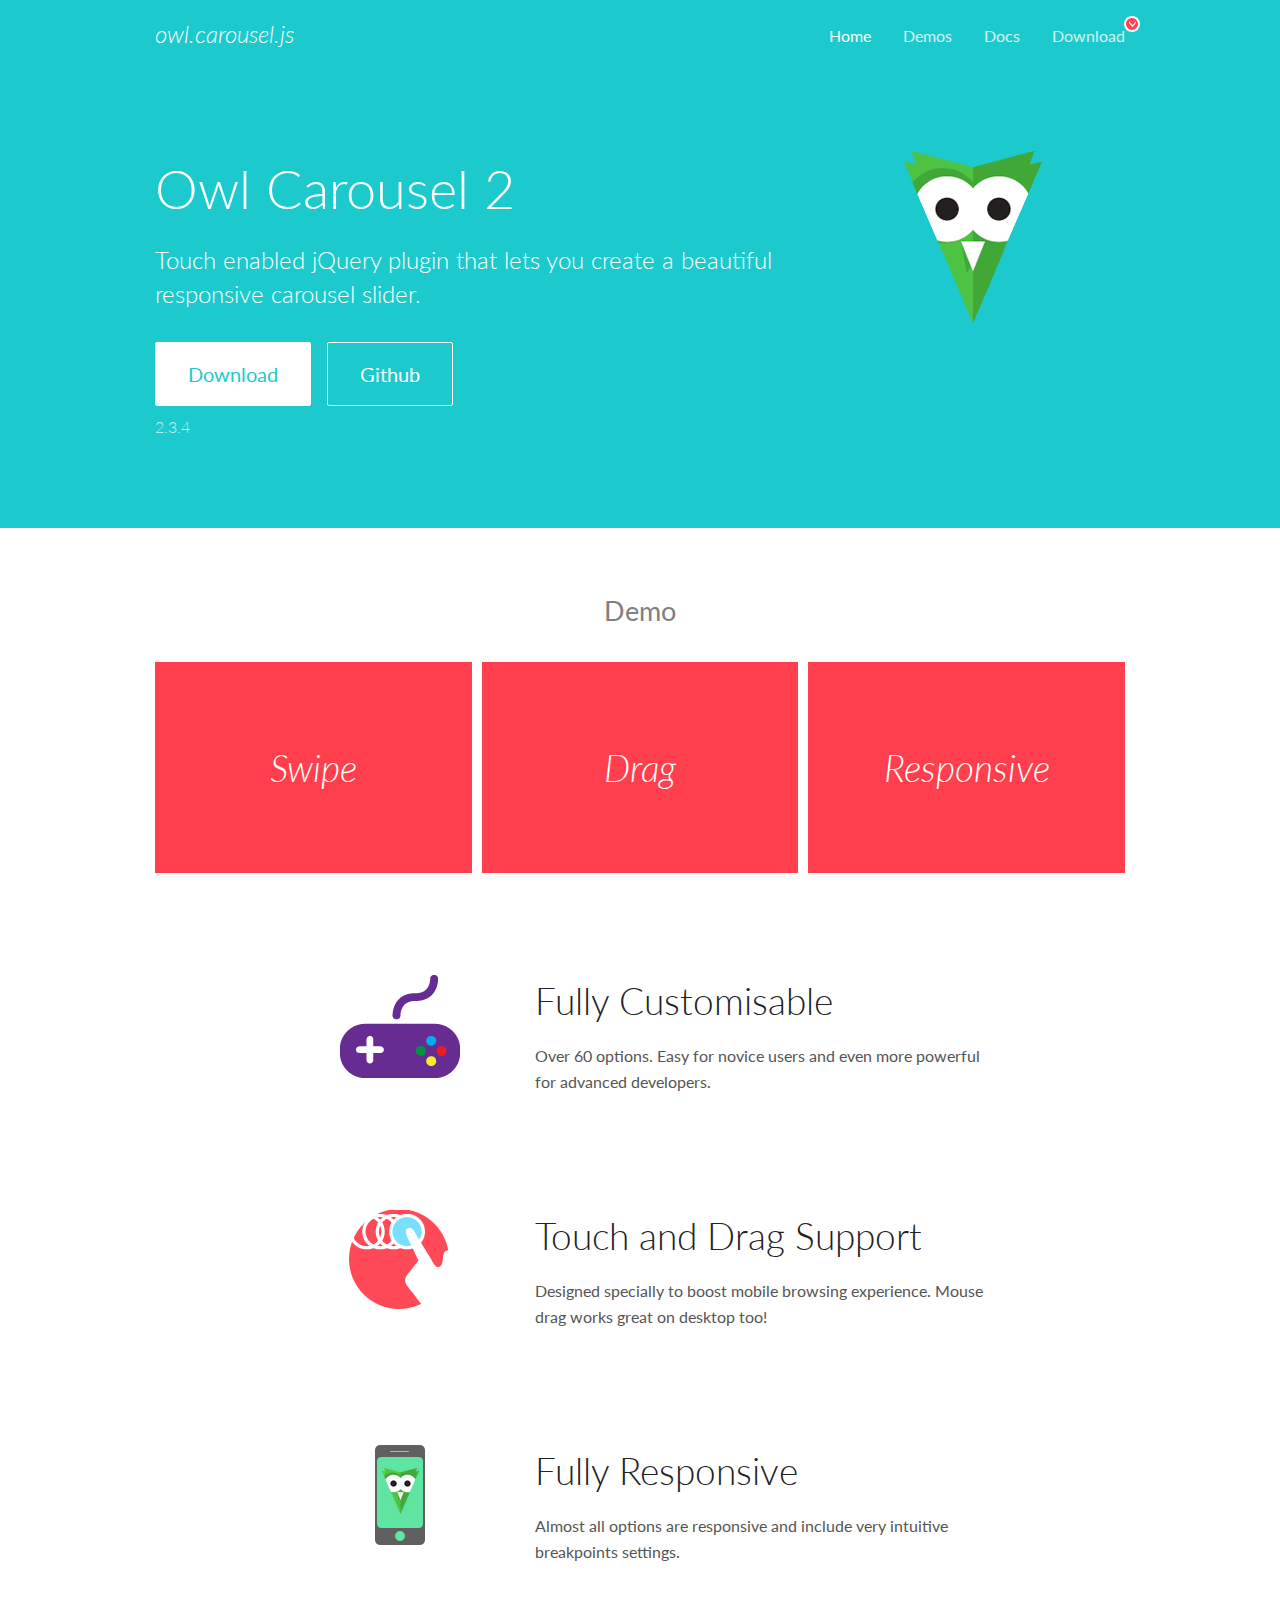
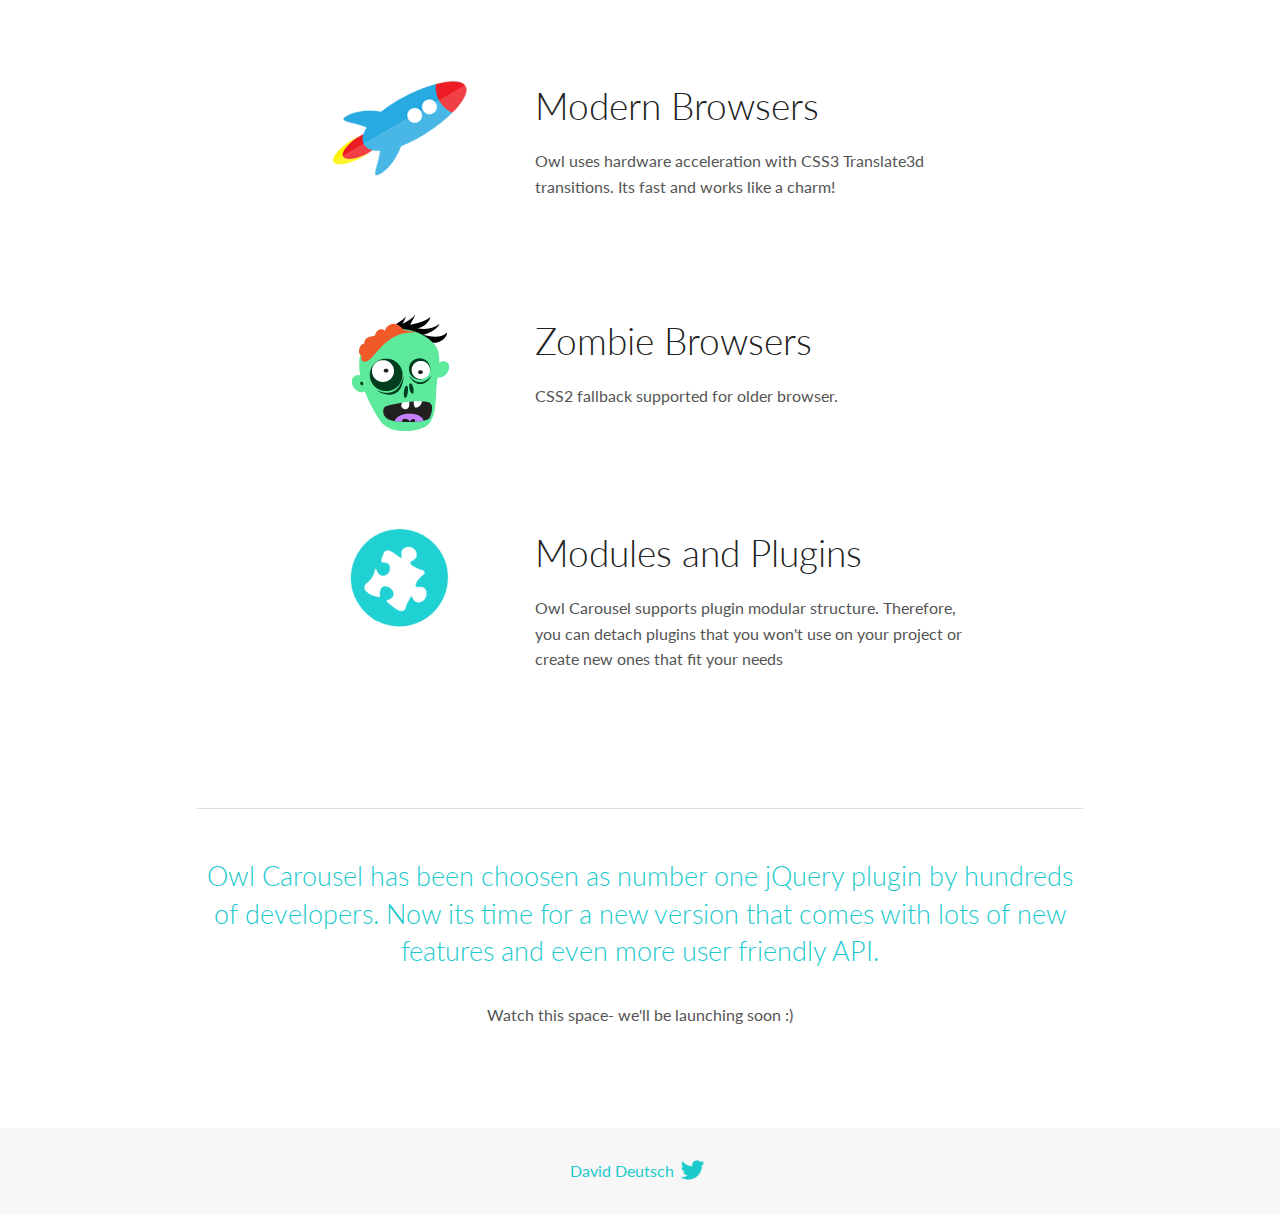
<file: assets/OwlCarousel2-2.3.4/docs/index.html>
<!DOCTYPE html>
<html lang="en">
  <head>

    <!-- head -->
    <meta charset="utf-8">
    <meta name="msapplication-tap-highlight" content="no" />
    <meta name="viewport" content="width=device-width, initial-scale=1.0" />
    <meta name="description" content="Touch enabled jQuery plugin that lets you create beautiful responsive carousel slider.">
    <meta name="author" content="David Deutsch">
    <title>
      Home | Owl Carousel | 2.3.4
    </title>

    <!-- Stylesheets -->
    <link href='https://fonts.googleapis.com/css?family=Lato:300,400,700,400italic,300italic' rel='stylesheet' type='text/css'>
    <link rel="stylesheet" href="assets/css/docs.theme.min.css">

    <!-- Owl Stylesheets -->
    <link rel="stylesheet" href="assets/owlcarousel/assets/owl.carousel.min.css">
    <link rel="stylesheet" href="assets/owlcarousel/assets/owl.theme.default.min.css">

    <!-- HTML5 shim and Respond.js IE8 support of HTML5 elements and media queries -->

    <!--[if lt IE 9]>
      <script src="https://oss.maxcdn.com/libs/html5shiv/3.7.0/html5shiv.js"></script>
      <script src="https://oss.maxcdn.com/libs/respond.js/1.3.0/respond.min.js"></script>
    <![endif]-->

    <!-- Favicons -->
    <link rel="apple-touch-icon-precomposed" sizes="144x144" href="assets/ico/apple-touch-icon-144-precomposed.png">
    <link rel="shortcut icon" href="assets/ico/favicon.png">
    <link rel="shortcut icon" href="favicon.ico">

    <!-- Yeah i know js should not be in header. Its required for demos.-->

    <!-- javascript -->
    <script src="assets/vendors/jquery.min.js"></script>
    <script src="assets/owlcarousel/owl.carousel.js"></script>
  </head>
  <body>

    <!-- header -->
    <header class="header">
      <div class="row">
        <div class="large-12 columns">
          <div class="brand left">
            <h3>
              <a href="/OwlCarousel2/">owl.carousel.js</a> 
            </h3>
          </div>
          <a id="toggle-nav" class="right">
            <span></span> <span></span> <span></span> 
          </a> 
          <div class="nav-bar">
            <ul class="clearfix">
              <li class="active">
                <a href="/OwlCarousel2/index.html">Home</a> 
              </li>
              <li> <a href="/OwlCarousel2/demos/demos.html">Demos</a>  </li>
              <li> <a href="/OwlCarousel2/docs/started-welcome.html">Docs</a>  </li>
              <li>
                <a href="https://github.com/OwlCarousel2/OwlCarousel2/archive/2.3.4.zip">Download</a> 
                <span class="download"></span> 
              </li>
            </ul>
          </div>
        </div>
      </div>
    </header>

    <!-- home panel -->
    <section id="hero">
      <div class="row">
        <div class="large-8 medium-8 columns">
          <h1>Owl Carousel 2</h1>
          <h4>Touch enabled jQuery plugin that lets you create a beautiful responsive carousel slider.</h4>
          <a href="https://github.com/OwlCarousel2/OwlCarousel2/archive/2.3.4.zip" class="hero-button">Download</a> 
          <a href="https://github.com/OwlCarousel2/OwlCarousel2" class="hero-button outline">Github</a> 
          <p>2.3.4</p>
        </div>
        <div class="large-4 medium-4 columns">
          <img class="owl-logo" src="assets/img/owl-logo.png" alt="mr. Owl">
        </div>
      </div>
    </section>

    <!-- body -->
    <div class="home-demo">
      <div class="row">
        <div class="large-12 columns">
          <h3>Demo</h3>
          <div class="owl-carousel">
            <div class="item">
              <h2>Swipe</h2>
            </div>
            <div class="item">
              <h2>Drag</h2>
            </div>
            <div class="item">
              <h2>Responsive</h2>
            </div>
            <div class="item">
              <h2>CSS3</h2>
            </div>
            <div class="item">
              <h2>Fast</h2>
            </div>
            <div class="item">
              <h2>Easy</h2>
            </div>
            <div class="item">
              <h2>Free</h2>
            </div>
            <div class="item">
              <h2>Upgradable</h2>
            </div>
            <div class="item">
              <h2>Tons of options</h2>
            </div>
            <div class="item">
              <h2>Infinity</h2>
            </div>
            <div class="item">
              <h2>Auto Width</h2>
            </div>
          </div>
        </div>
      </div>
    </div>
    <script>
      var owl = $('.owl-carousel');
      owl.owlCarousel({
        margin: 10,
        loop: true,
        responsive: {
          0: {
            items: 1
          },
          600: {
            items: 2
          },
          1000: {
            items: 3
          }
        }
      })
    </script>

    <!-- features -->
    <div id="features">
      <div class="row">
        <div class="small-12 medium-9 small-centered columns">
          <section class="row feature">
            <div class="medium-4 small-12 columns">
              <img src="assets/img/feature-options.png" alt="">
            </div>
            <div class="medium-8 small-12 columns">
              <h2>Fully Customisable</h2>
              <p>Over 60 options. Easy for novice users and even more powerful for advanced developers.</p>
            </div>
          </section>
          <section class="row feature">
            <div class="medium-4 small-12 columns">
              <img src="assets/img/feature-drag.png" alt="">
            </div>
            <div class="medium-8 small-12 columns">
              <h2>Touch and Drag Support</h2>
              <p>Designed specially to boost mobile browsing experience. Mouse drag works great on desktop too!</p>
            </div>
          </section>
          <section class="row feature">
            <div class="medium-4 small-12 columns">
              <img src="assets/img/feature-responsive.png" alt="">
            </div>
            <div class="medium-8 small-12 columns">
              <h2>Fully Responsive</h2>
              <p>Almost all options are responsive and include very intuitive breakpoints settings.</p>
            </div>
          </section>
          <section class="row feature">
            <div class="medium-4 small-12 columns">
              <img src="assets/img/feature-modern.png" alt="">
            </div>
            <div class="medium-8 small-12 columns">
              <h2>Modern Browsers</h2>
              <p>Owl uses hardware acceleration with CSS3 Translate3d transitions. Its fast and works like a charm! </p>
            </div>
          </section>
          <section class="row feature">
            <div class="medium-4 small-12 columns">
              <img src="assets/img/feature-zombie.png" alt="">
            </div>
            <div class="medium-8 small-12 columns">
              <h2>Zombie Browsers</h2>
              <p>CSS2 fallback supported for older browser.</p>
            </div>
          </section>
          <section class="row feature">
            <div class="medium-4 small-12 columns">
              <img src="assets/img/feature-module.png" alt="">
            </div>
            <div class="medium-8 small-12 columns">
              <h2>Modules and Plugins</h2>
              <p>Owl Carousel supports plugin modular structure. Therefore, you can detach plugins that you won&#x27;t use on your project or create new ones that fit your needs</p>
            </div>
          </section>
        </div>
      </div>
    </div>

    <!-- footer -->
    <section id="teaser-text">
      <div class="row">
        <div class="small-12 medium-11 small-centered columns">
          <hr>
          <h3 id="owl-carousel-has-been-choosen-as-number-one-jquery-plugin-by-hundreds-of-developers-now-its-time-for-a-new-version-that-comes-with-lots-of-new-features-and-even-more-user-friendly-api-">Owl Carousel has been choosen as number one jQuery plugin by hundreds of developers. Now its time for a new version that comes with lots of new features and even more user friendly API.</h3>
          <p>Watch this space- we&#39;ll be launching soon :)</p>
        </div>
      </div>
    </section>

    <!-- footer -->
    <footer class="footer">
      <div class="row">
        <div class="large-12 columns">
          <h5>
            <a href="/OwlCarousel2/docs/support-contact.html">David Deutsch</a> 
            <a id="custom-tweet-button" href="https://twitter.com/share?url=https://github.com/OwlCarousel2/OwlCarousel2&text=Owl Carousel - This is so awesome! " target="_blank"></a> 
          </h5>
        </div>
      </div>
    </footer>

    <!-- vendors -->
    <script src="assets/vendors/highlight.js"></script>
    <script src="assets/js/app.js"></script>
  </body>
</html>
</file>
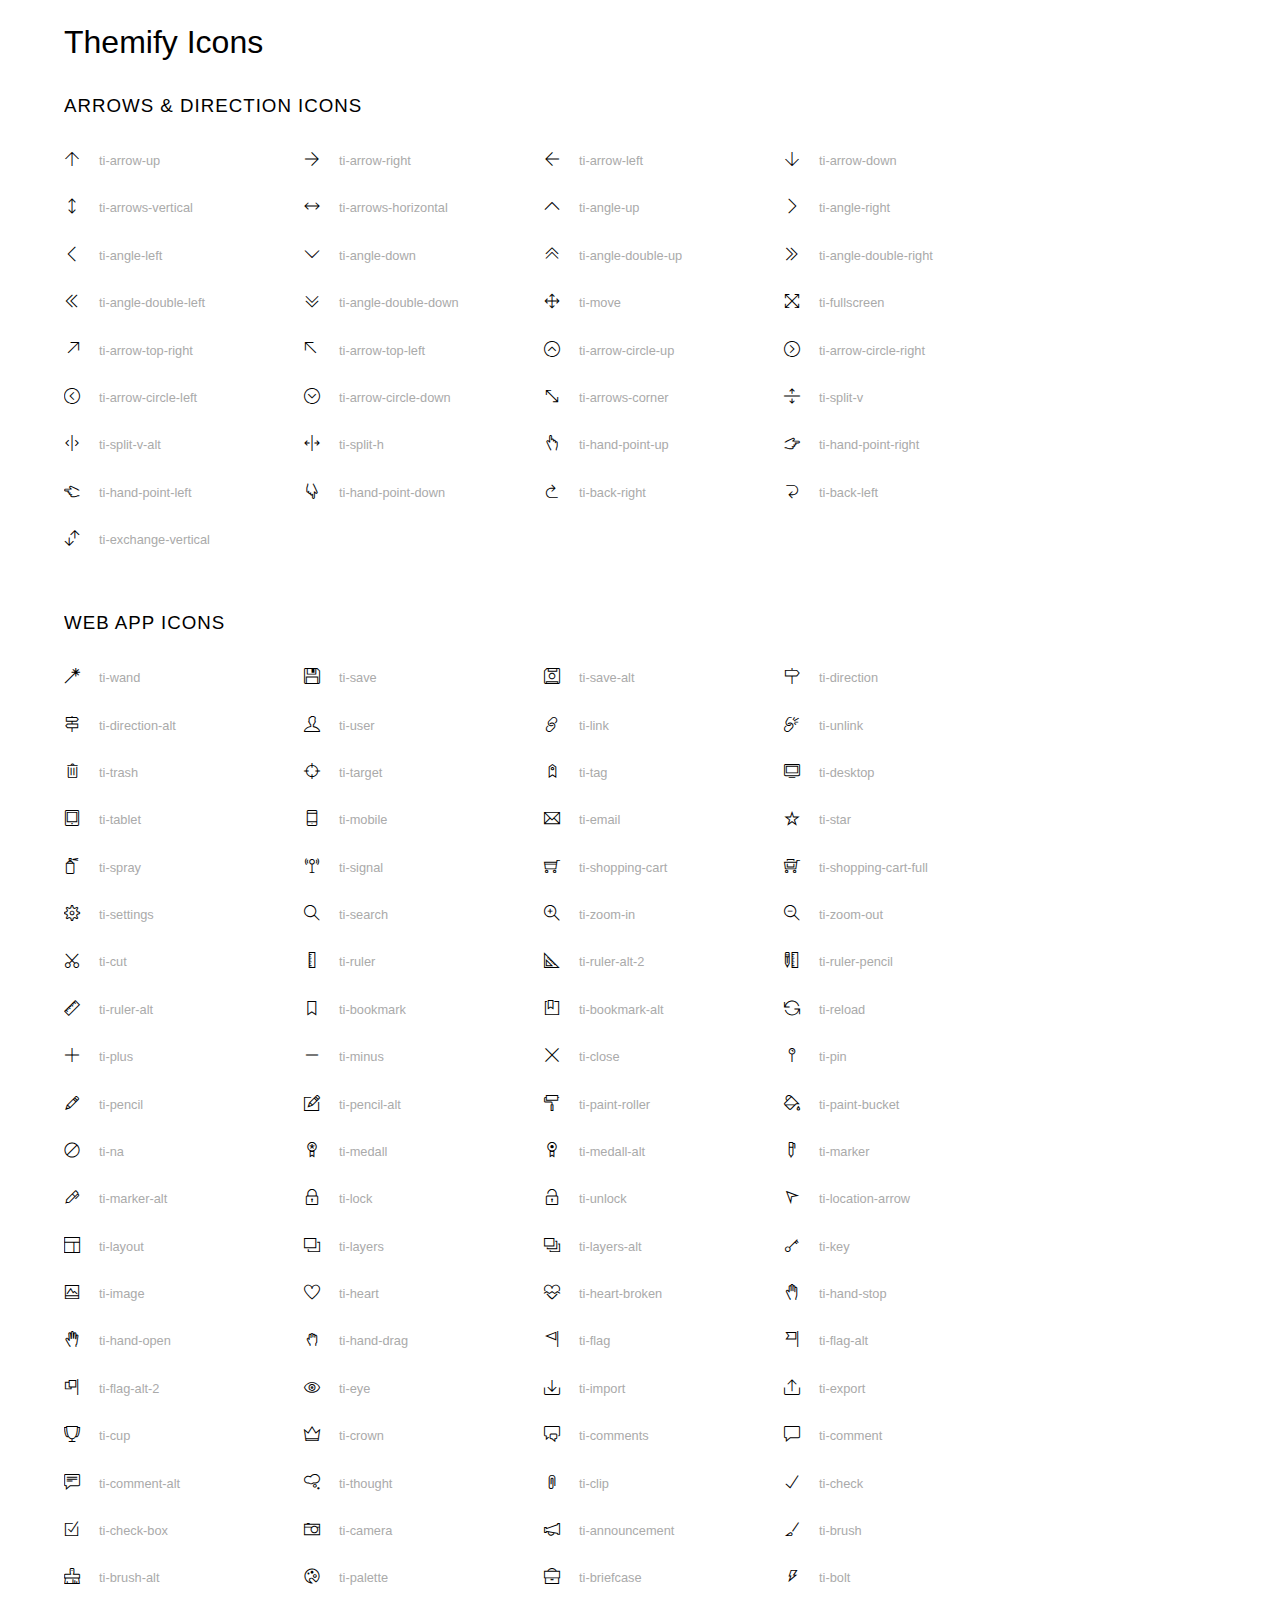
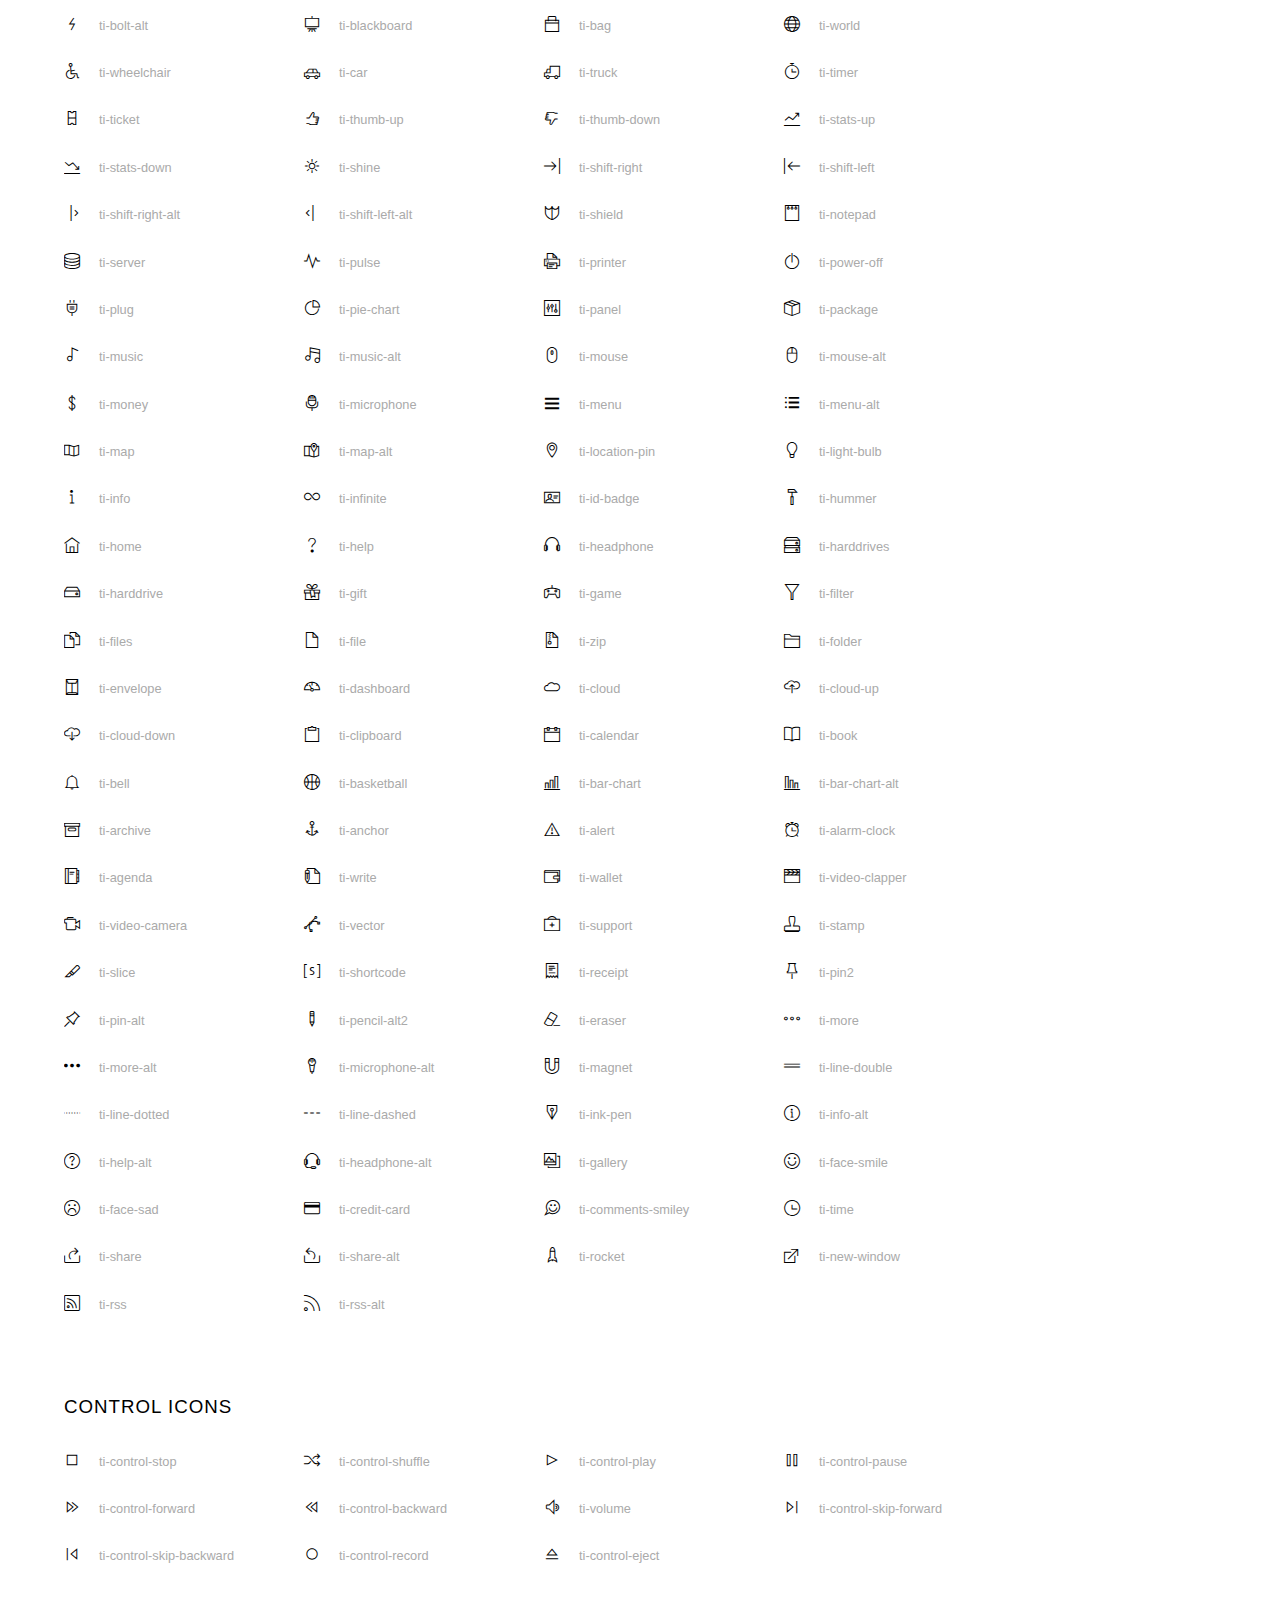
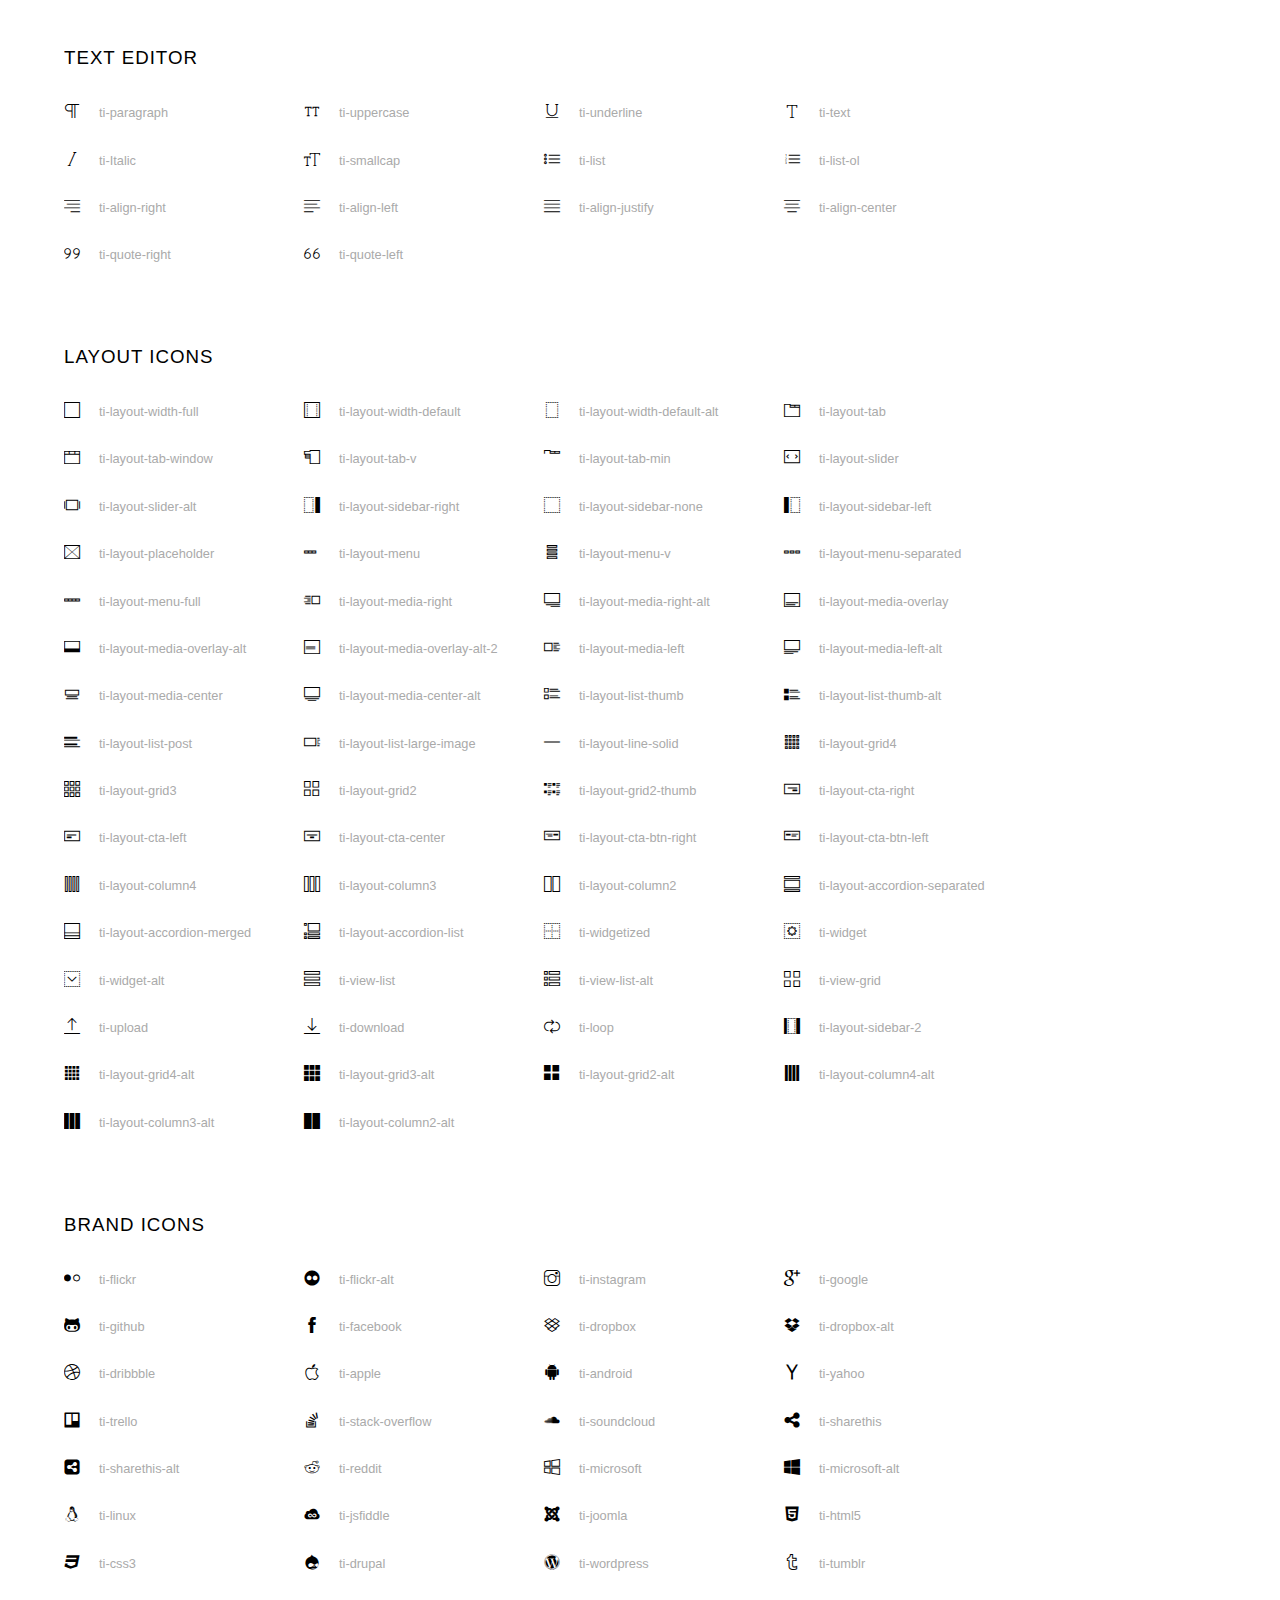
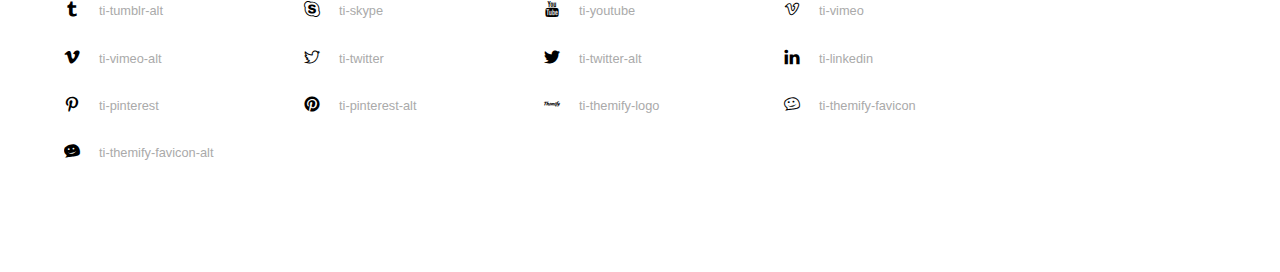
<file: assets/themify-icons-font/themify-icons/index.html>
<!doctype html>
<html>
<head>
	<meta charset="utf-8">
	<title>Themify Icon Font</title>
	<meta name="viewport" content="width=device-width">
	<link rel="stylesheet" href="demo-files/demo.css">
	<link rel="stylesheet" href="themify-icons.css">
	<!--[if lt IE 8]><!-->
	<link rel="stylesheet" href="ie7/ie7.css">
	<!--<![endif]-->
</head>
<body>
	<h1>Themify Icons</h1>

	<div class="icon-section">

		<div class="icon-section">
			<h3>Arrows &amp; Direction Icons </h3>

			<div class="icon-container">
				<span class="ti-arrow-up"></span><span class="icon-name"> ti-arrow-up</span>
			</div>
			<div class="icon-container">
				<span class="ti-arrow-right"></span><span class="icon-name"> ti-arrow-right</span>
			</div>
			<div class="icon-container">
				<span class="ti-arrow-left"></span><span class="icon-name"> ti-arrow-left</span>
			</div>
			<div class="icon-container">
				<span class="ti-arrow-down"></span><span class="icon-name"> ti-arrow-down</span>
			</div>
			<div class="icon-container">
				<span class="ti-arrows-vertical"></span><span class="icon-name"> ti-arrows-vertical</span>
			</div>
			<div class="icon-container">
				<span class="ti-arrows-horizontal"></span><span class="icon-name"> ti-arrows-horizontal</span>
			</div>
			<div class="icon-container">
				<span class="ti-angle-up"></span><span class="icon-name"> ti-angle-up</span>
			</div>
			<div class="icon-container">
				<span class="ti-angle-right"></span><span class="icon-name"> ti-angle-right</span>
			</div>
			<div class="icon-container">
				<span class="ti-angle-left"></span><span class="icon-name"> ti-angle-left</span>
			</div>
			<div class="icon-container">
				<span class="ti-angle-down"></span><span class="icon-name"> ti-angle-down</span>
			</div>	
			<div class="icon-container">
				<span class="ti-angle-double-up"></span><span class="icon-name"> ti-angle-double-up</span>
			</div>
			<div class="icon-container">
				<span class="ti-angle-double-right"></span><span class="icon-name"> ti-angle-double-right</span>
			</div>
			<div class="icon-container">
				<span class="ti-angle-double-left"></span><span class="icon-name"> ti-angle-double-left</span>
			</div>
			<div class="icon-container">
				<span class="ti-angle-double-down"></span><span class="icon-name"> ti-angle-double-down</span>
			</div>					
			<div class="icon-container">
				<span class="ti-move"></span><span class="icon-name"> ti-move</span>
			</div>
			<div class="icon-container">
				<span class="ti-fullscreen"></span><span class="icon-name"> ti-fullscreen</span>
			</div>
			<div class="icon-container">
				<span class="ti-arrow-top-right"></span><span class="icon-name"> ti-arrow-top-right</span>
			</div>
			<div class="icon-container">
				<span class="ti-arrow-top-left"></span><span class="icon-name"> ti-arrow-top-left</span>
			</div>
			<div class="icon-container">
				<span class="ti-arrow-circle-up"></span><span class="icon-name"> ti-arrow-circle-up</span>
			</div>
			<div class="icon-container">
				<span class="ti-arrow-circle-right"></span><span class="icon-name"> ti-arrow-circle-right</span>
			</div>
			<div class="icon-container">
				<span class="ti-arrow-circle-left"></span><span class="icon-name"> ti-arrow-circle-left</span>
			</div>
			<div class="icon-container">
				<span class="ti-arrow-circle-down"></span><span class="icon-name"> ti-arrow-circle-down</span>
			</div>
			<div class="icon-container">
				<span class="ti-arrows-corner"></span><span class="icon-name"> ti-arrows-corner</span>
			</div>
			<div class="icon-container">
				<span class="ti-split-v"></span><span class="icon-name"> ti-split-v</span>
			</div>

			<div class="icon-container">
				<span class="ti-split-v-alt"></span><span class="icon-name"> ti-split-v-alt</span>
			</div>
			<div class="icon-container">
				<span class="ti-split-h"></span><span class="icon-name"> ti-split-h</span>
			</div>
			<div class="icon-container">
				<span class="ti-hand-point-up"></span><span class="icon-name"> ti-hand-point-up</span>
			</div>
			<div class="icon-container">
				<span class="ti-hand-point-right"></span><span class="icon-name"> ti-hand-point-right</span>
			</div>
			<div class="icon-container">
				<span class="ti-hand-point-left"></span><span class="icon-name"> ti-hand-point-left</span>
			</div>
			<div class="icon-container">
				<span class="ti-hand-point-down"></span><span class="icon-name"> ti-hand-point-down</span>
			</div>
			<div class="icon-container">
				<span class="ti-back-right"></span><span class="icon-name"> ti-back-right</span>
			</div>
			<div class="icon-container">
				<span class="ti-back-left"></span><span class="icon-name"> ti-back-left</span>
			</div>
			<div class="icon-container">
				<span class="ti-exchange-vertical"></span><span class="icon-name"> ti-exchange-vertical</span>
			</div>

		</div> <!-- Arrows Icons -->



		<h3>Web App Icons</h3>
		
		<div class="icon-section">

			<div class="icon-container">
				<span class="ti-wand"></span><span class="icon-name"> ti-wand</span>
			</div>
			<div class="icon-container">
				<span class="ti-save"></span><span class="icon-name"> ti-save</span>
			</div>
			<div class="icon-container">
				<span class="ti-save-alt"></span><span class="icon-name"> ti-save-alt</span>
			</div>

			<div class="icon-container">
				<span class="ti-direction"></span><span class="icon-name"> ti-direction</span>
			</div>
			<div class="icon-container">
				<span class="ti-direction-alt"></span><span class="icon-name"> ti-direction-alt</span>
			</div>
			<div class="icon-container">
				<span class="ti-user"></span><span class="icon-name"> ti-user</span>
			</div>
			<div class="icon-container">
				<span class="ti-link"></span><span class="icon-name"> ti-link</span>
			</div>
			<div class="icon-container">
				<span class="ti-unlink"></span><span class="icon-name"> ti-unlink</span>
			</div>
			<div class="icon-container">
				<span class="ti-trash"></span><span class="icon-name"> ti-trash</span>
			</div>
			<div class="icon-container">
				<span class="ti-target"></span><span class="icon-name"> ti-target</span>
			</div>
			<div class="icon-container">
				<span class="ti-tag"></span><span class="icon-name"> ti-tag</span>
			</div>
			<div class="icon-container">
				<span class="ti-desktop"></span><span class="icon-name"> ti-desktop</span>
			</div>
			<div class="icon-container">
				<span class="ti-tablet"></span><span class="icon-name"> ti-tablet</span>
			</div>
			<div class="icon-container">
				<span class="ti-mobile"></span><span class="icon-name"> ti-mobile</span>
			</div>
			<div class="icon-container">
				<span class="ti-email"></span><span class="icon-name"> ti-email</span>
			</div>	
			<div class="icon-container">
				<span class="ti-star"></span><span class="icon-name"> ti-star</span>
			</div>
			<div class="icon-container">
				<span class="ti-spray"></span><span class="icon-name"> ti-spray</span>
			</div>
			<div class="icon-container">
				<span class="ti-signal"></span><span class="icon-name"> ti-signal</span>
			</div>
			<div class="icon-container">
				<span class="ti-shopping-cart"></span><span class="icon-name"> ti-shopping-cart</span>
			</div>
			<div class="icon-container">
				<span class="ti-shopping-cart-full"></span><span class="icon-name"> ti-shopping-cart-full</span>
			</div>
			<div class="icon-container">
				<span class="ti-settings"></span><span class="icon-name"> ti-settings</span>
			</div>
			<div class="icon-container">
				<span class="ti-search"></span><span class="icon-name"> ti-search</span>
			</div>
			<div class="icon-container">
				<span class="ti-zoom-in"></span><span class="icon-name"> ti-zoom-in</span>
			</div>
			<div class="icon-container">
				<span class="ti-zoom-out"></span><span class="icon-name"> ti-zoom-out</span>
			</div>
			<div class="icon-container">
				<span class="ti-cut"></span><span class="icon-name"> ti-cut</span>
			</div>
			<div class="icon-container">
				<span class="ti-ruler"></span><span class="icon-name"> ti-ruler</span>
			</div>
			<div class="icon-container">
				<span class="ti-ruler-alt-2"></span><span class="icon-name"> ti-ruler-alt-2</span>
			</div>			
			<div class="icon-container">
				<span class="ti-ruler-pencil"></span><span class="icon-name"> ti-ruler-pencil</span>
			</div>
			<div class="icon-container">
				<span class="ti-ruler-alt"></span><span class="icon-name"> ti-ruler-alt</span>
			</div>
			<div class="icon-container">
				<span class="ti-bookmark"></span><span class="icon-name"> ti-bookmark</span>
			</div>
			<div class="icon-container">
				<span class="ti-bookmark-alt"></span><span class="icon-name"> ti-bookmark-alt</span>
			</div>
			<div class="icon-container">
				<span class="ti-reload"></span><span class="icon-name"> ti-reload</span>
			</div>
			<div class="icon-container">
				<span class="ti-plus"></span><span class="icon-name"> ti-plus</span>
			</div>
			<div class="icon-container">
				<span class="ti-minus"></span><span class="icon-name"> ti-minus</span>
			</div>
			<div class="icon-container">
				<span class="ti-close"></span><span class="icon-name"> ti-close</span>
			</div>			
			<div class="icon-container">
				<span class="ti-pin"></span><span class="icon-name"> ti-pin</span>
			</div>
			<div class="icon-container">
				<span class="ti-pencil"></span><span class="icon-name"> ti-pencil</span>
			</div>
					
		  	<div class="icon-container">
				<span class="ti-pencil-alt"></span><span class="icon-name"> ti-pencil-alt</span>
			</div>
			<div class="icon-container">
				<span class="ti-paint-roller"></span><span class="icon-name"> ti-paint-roller</span>
			</div>
			<div class="icon-container">
				<span class="ti-paint-bucket"></span><span class="icon-name"> ti-paint-bucket</span>
			</div>
			<div class="icon-container">
				<span class="ti-na"></span><span class="icon-name"> ti-na</span>
			</div>
			<div class="icon-container">
				<span class="ti-medall"></span><span class="icon-name"> ti-medall</span>
			</div>
			<div class="icon-container">
				<span class="ti-medall-alt"></span><span class="icon-name"> ti-medall-alt</span>
			</div>
			<div class="icon-container">
				<span class="ti-marker"></span><span class="icon-name"> ti-marker</span>
			</div>
			<div class="icon-container">
				<span class="ti-marker-alt"></span><span class="icon-name"> ti-marker-alt</span>
			</div>

			<div class="icon-container">
				<span class="ti-lock"></span><span class="icon-name"> ti-lock</span>
			</div>
			<div class="icon-container">
				<span class="ti-unlock"></span><span class="icon-name"> ti-unlock</span>
			</div>
			<div class="icon-container">
				<span class="ti-location-arrow"></span><span class="icon-name"> ti-location-arrow</span>
			</div>
			<div class="icon-container">
				<span class="ti-layout"></span><span class="icon-name"> ti-layout</span>
			</div>
			<div class="icon-container">
				<span class="ti-layers"></span><span class="icon-name"> ti-layers</span>
			</div>
			<div class="icon-container">
				<span class="ti-layers-alt"></span><span class="icon-name"> ti-layers-alt</span>
			</div>
			<div class="icon-container">
				<span class="ti-key"></span><span class="icon-name"> ti-key</span>
			</div>
			<div class="icon-container">
				<span class="ti-image"></span><span class="icon-name"> ti-image</span>
			</div>
			<div class="icon-container">
				<span class="ti-heart"></span><span class="icon-name"> ti-heart</span>
			</div>
			<div class="icon-container">
				<span class="ti-heart-broken"></span><span class="icon-name"> ti-heart-broken</span>
			</div>
			<div class="icon-container">
				<span class="ti-hand-stop"></span><span class="icon-name"> ti-hand-stop</span>
			</div>
			<div class="icon-container">
				<span class="ti-hand-open"></span><span class="icon-name"> ti-hand-open</span>
			</div>
			<div class="icon-container">
				<span class="ti-hand-drag"></span><span class="icon-name"> ti-hand-drag</span>
			</div>
			<div class="icon-container">
				<span class="ti-flag"></span><span class="icon-name"> ti-flag</span>
			</div>
			<div class="icon-container">
				<span class="ti-flag-alt"></span><span class="icon-name"> ti-flag-alt</span>
			</div>
			<div class="icon-container">
				<span class="ti-flag-alt-2"></span><span class="icon-name"> ti-flag-alt-2</span>
			</div>
			<div class="icon-container">
				<span class="ti-eye"></span><span class="icon-name"> ti-eye</span>
			</div>
			<div class="icon-container">
				<span class="ti-import"></span><span class="icon-name"> ti-import</span>
			</div>			
			<div class="icon-container">
				<span class="ti-export"></span><span class="icon-name"> ti-export</span>
			</div>
			<div class="icon-container">
				<span class="ti-cup"></span><span class="icon-name"> ti-cup</span>
			</div>
			<div class="icon-container">
				<span class="ti-crown"></span><span class="icon-name"> ti-crown</span>
			</div>
			<div class="icon-container">
				<span class="ti-comments"></span><span class="icon-name"> ti-comments</span>
			</div>
			<div class="icon-container">
				<span class="ti-comment"></span><span class="icon-name"> ti-comment</span>
			</div>
			<div class="icon-container">
				<span class="ti-comment-alt"></span><span class="icon-name"> ti-comment-alt</span>
			</div>
			<div class="icon-container">
				<span class="ti-thought"></span><span class="icon-name"> ti-thought</span>
			</div>			
			<div class="icon-container">
				<span class="ti-clip"></span><span class="icon-name"> ti-clip</span>
			</div>

			<div class="icon-container">
				<span class="ti-check"></span><span class="icon-name"> ti-check</span>
			</div>
			<div class="icon-container">
				<span class="ti-check-box"></span><span class="icon-name"> ti-check-box</span>
			</div>
			<div class="icon-container">
				<span class="ti-camera"></span><span class="icon-name"> ti-camera</span>
			</div>
			<div class="icon-container">
				<span class="ti-announcement"></span><span class="icon-name"> ti-announcement</span>
			</div>
			<div class="icon-container">
				<span class="ti-brush"></span><span class="icon-name"> ti-brush</span>
			</div>
			<div class="icon-container">
				<span class="ti-brush-alt"></span><span class="icon-name"> ti-brush-alt</span>
			</div>
			<div class="icon-container">
				<span class="ti-palette"></span><span class="icon-name"> ti-palette</span>
			</div>			
			<div class="icon-container">
				<span class="ti-briefcase"></span><span class="icon-name"> ti-briefcase</span>
			</div>
			<div class="icon-container">
				<span class="ti-bolt"></span><span class="icon-name"> ti-bolt</span>
			</div>
			<div class="icon-container">
				<span class="ti-bolt-alt"></span><span class="icon-name"> ti-bolt-alt</span>
			</div>
			<div class="icon-container">
				<span class="ti-blackboard"></span><span class="icon-name"> ti-blackboard</span>
			</div>
			<div class="icon-container">
				<span class="ti-bag"></span><span class="icon-name"> ti-bag</span>
			</div>
			<div class="icon-container">
				<span class="ti-world"></span><span class="icon-name"> ti-world</span>
			</div>
			<div class="icon-container">
				<span class="ti-wheelchair"></span><span class="icon-name"> ti-wheelchair</span>
			</div>
			<div class="icon-container">
				<span class="ti-car"></span><span class="icon-name"> ti-car</span>
			</div>
			<div class="icon-container">
				<span class="ti-truck"></span><span class="icon-name"> ti-truck</span>
			</div>
			<div class="icon-container">
				<span class="ti-timer"></span><span class="icon-name"> ti-timer</span>
			</div>
			<div class="icon-container">
				<span class="ti-ticket"></span><span class="icon-name"> ti-ticket</span>
			</div>
			<div class="icon-container">
				<span class="ti-thumb-up"></span><span class="icon-name"> ti-thumb-up</span>
			</div>
			<div class="icon-container">
				<span class="ti-thumb-down"></span><span class="icon-name"> ti-thumb-down</span>
			</div>

			<div class="icon-container">
				<span class="ti-stats-up"></span><span class="icon-name"> ti-stats-up</span>
			</div>
			<div class="icon-container">
				<span class="ti-stats-down"></span><span class="icon-name"> ti-stats-down</span>
			</div>
			<div class="icon-container">
				<span class="ti-shine"></span><span class="icon-name"> ti-shine</span>
			</div>
			<div class="icon-container">
				<span class="ti-shift-right"></span><span class="icon-name"> ti-shift-right</span>
			</div>
			<div class="icon-container">
				<span class="ti-shift-left"></span><span class="icon-name"> ti-shift-left</span>
			</div>

			<div class="icon-container">
				<span class="ti-shift-right-alt"></span><span class="icon-name"> ti-shift-right-alt</span>
			</div>
			<div class="icon-container">
				<span class="ti-shift-left-alt"></span><span class="icon-name"> ti-shift-left-alt</span>
			</div>
			<div class="icon-container">
				<span class="ti-shield"></span><span class="icon-name"> ti-shield</span>
			</div>
			<div class="icon-container">
				<span class="ti-notepad"></span><span class="icon-name"> ti-notepad</span>
			</div>
			<div class="icon-container">
				<span class="ti-server"></span><span class="icon-name"> ti-server</span>
			</div>

			<div class="icon-container">
				<span class="ti-pulse"></span><span class="icon-name"> ti-pulse</span>
			</div>
			<div class="icon-container">
				<span class="ti-printer"></span><span class="icon-name"> ti-printer</span>
			</div>
			<div class="icon-container">
				<span class="ti-power-off"></span><span class="icon-name"> ti-power-off</span>
			</div>
			<div class="icon-container">
				<span class="ti-plug"></span><span class="icon-name"> ti-plug</span>
			</div>
			<div class="icon-container">
				<span class="ti-pie-chart"></span><span class="icon-name"> ti-pie-chart</span>
			</div>

			<div class="icon-container">
				<span class="ti-panel"></span><span class="icon-name"> ti-panel</span>
			</div>
			<div class="icon-container">
				<span class="ti-package"></span><span class="icon-name"> ti-package</span>
			</div>
			<div class="icon-container">
				<span class="ti-music"></span><span class="icon-name"> ti-music</span>
			</div>
			<div class="icon-container">
				<span class="ti-music-alt"></span><span class="icon-name"> ti-music-alt</span>
			</div>
			<div class="icon-container">
				<span class="ti-mouse"></span><span class="icon-name"> ti-mouse</span>
			</div>
			<div class="icon-container">
				<span class="ti-mouse-alt"></span><span class="icon-name"> ti-mouse-alt</span>
			</div>
			<div class="icon-container">
				<span class="ti-money"></span><span class="icon-name"> ti-money</span>
			</div>
			<div class="icon-container">
				<span class="ti-microphone"></span><span class="icon-name"> ti-microphone</span>
			</div>
			<div class="icon-container">
				<span class="ti-menu"></span><span class="icon-name"> ti-menu</span>
			</div>
			<div class="icon-container">
				<span class="ti-menu-alt"></span><span class="icon-name"> ti-menu-alt</span>
			</div>
			<div class="icon-container">
				<span class="ti-map"></span><span class="icon-name"> ti-map</span>
			</div>
			<div class="icon-container">
				<span class="ti-map-alt"></span><span class="icon-name"> ti-map-alt</span>
			</div>

			<div class="icon-container">
				<span class="ti-location-pin"></span><span class="icon-name"> ti-location-pin</span>
			</div>

			<div class="icon-container">
				<span class="ti-light-bulb"></span><span class="icon-name"> ti-light-bulb</span>
			</div>
			<div class="icon-container">
				<span class="ti-info"></span><span class="icon-name"> ti-info</span>
			</div>
			<div class="icon-container">
				<span class="ti-infinite"></span><span class="icon-name"> ti-infinite</span>
			</div>
			<div class="icon-container">
				<span class="ti-id-badge"></span><span class="icon-name"> ti-id-badge</span>
			</div>
			<div class="icon-container">
				<span class="ti-hummer"></span><span class="icon-name"> ti-hummer</span>
			</div>
			<div class="icon-container">
				<span class="ti-home"></span><span class="icon-name"> ti-home</span>
			</div>
			<div class="icon-container">
				<span class="ti-help"></span><span class="icon-name"> ti-help</span>
			</div>
			<div class="icon-container">
				<span class="ti-headphone"></span><span class="icon-name"> ti-headphone</span>
			</div>
			<div class="icon-container">
				<span class="ti-harddrives"></span><span class="icon-name"> ti-harddrives</span>
			</div>
			<div class="icon-container">
				<span class="ti-harddrive"></span><span class="icon-name"> ti-harddrive</span>
			</div>
			<div class="icon-container">
				<span class="ti-gift"></span><span class="icon-name"> ti-gift</span>
			</div>
			<div class="icon-container">
				<span class="ti-game"></span><span class="icon-name"> ti-game</span>
			</div>
			<div class="icon-container">
				<span class="ti-filter"></span><span class="icon-name"> ti-filter</span>
			</div>
			<div class="icon-container">
				<span class="ti-files"></span><span class="icon-name"> ti-files</span>
			</div>
			<div class="icon-container">
				<span class="ti-file"></span><span class="icon-name"> ti-file</span>
			</div>
			<div class="icon-container">
				<span class="ti-zip"></span><span class="icon-name"> ti-zip</span>
			</div>
			<div class="icon-container">
				<span class="ti-folder"></span><span class="icon-name"> ti-folder</span>
			</div>			
			<div class="icon-container">
				<span class="ti-envelope"></span><span class="icon-name"> ti-envelope</span>
			</div>


			<div class="icon-container">
				<span class="ti-dashboard"></span><span class="icon-name"> ti-dashboard</span>
			</div>
			<div class="icon-container">
				<span class="ti-cloud"></span><span class="icon-name"> ti-cloud</span>
			</div>
			<div class="icon-container">
				<span class="ti-cloud-up"></span><span class="icon-name"> ti-cloud-up</span>
			</div>
			<div class="icon-container">
				<span class="ti-cloud-down"></span><span class="icon-name"> ti-cloud-down</span>
			</div>
			<div class="icon-container">
				<span class="ti-clipboard"></span><span class="icon-name"> ti-clipboard</span>
			</div>
			<div class="icon-container">
				<span class="ti-calendar"></span><span class="icon-name"> ti-calendar</span>
			</div>
			<div class="icon-container">
				<span class="ti-book"></span><span class="icon-name"> ti-book</span>
			</div>
			<div class="icon-container">
				<span class="ti-bell"></span><span class="icon-name"> ti-bell</span>
			</div>
			<div class="icon-container">
				<span class="ti-basketball"></span><span class="icon-name"> ti-basketball</span>
			</div>
			<div class="icon-container">
				<span class="ti-bar-chart"></span><span class="icon-name"> ti-bar-chart</span>
			</div>
			<div class="icon-container">
				<span class="ti-bar-chart-alt"></span><span class="icon-name"> ti-bar-chart-alt</span>
			</div>


			<div class="icon-container">
				<span class="ti-archive"></span><span class="icon-name"> ti-archive</span>
			</div>
			<div class="icon-container">
				<span class="ti-anchor"></span><span class="icon-name"> ti-anchor</span>
			</div>

			<div class="icon-container">
				<span class="ti-alert"></span><span class="icon-name"> ti-alert</span>
			</div>
			<div class="icon-container">
				<span class="ti-alarm-clock"></span><span class="icon-name"> ti-alarm-clock</span>
			</div>
			<div class="icon-container">
				<span class="ti-agenda"></span><span class="icon-name"> ti-agenda</span>
			</div>
			<div class="icon-container">
				<span class="ti-write"></span><span class="icon-name"> ti-write</span>
			</div>

			<div class="icon-container">
				<span class="ti-wallet"></span><span class="icon-name"> ti-wallet</span>
			</div>
			<div class="icon-container">
				<span class="ti-video-clapper"></span><span class="icon-name"> ti-video-clapper</span>
			</div>
			<div class="icon-container">
				<span class="ti-video-camera"></span><span class="icon-name"> ti-video-camera</span>
			</div>
			<div class="icon-container">
				<span class="ti-vector"></span><span class="icon-name"> ti-vector</span>
			</div>

			<div class="icon-container">
				<span class="ti-support"></span><span class="icon-name"> ti-support</span>
			</div>
			<div class="icon-container">
				<span class="ti-stamp"></span><span class="icon-name"> ti-stamp</span>
			</div>
			<div class="icon-container">
				<span class="ti-slice"></span><span class="icon-name"> ti-slice</span>
			</div>
			<div class="icon-container">
				<span class="ti-shortcode"></span><span class="icon-name"> ti-shortcode</span>
			</div>
			<div class="icon-container">
				<span class="ti-receipt"></span><span class="icon-name"> ti-receipt</span>
			</div>
			<div class="icon-container">
				<span class="ti-pin2"></span><span class="icon-name"> ti-pin2</span>
			</div>
			<div class="icon-container">
				<span class="ti-pin-alt"></span><span class="icon-name"> ti-pin-alt</span>
			</div>
			<div class="icon-container">
				<span class="ti-pencil-alt2"></span><span class="icon-name"> ti-pencil-alt2</span>
			</div>
			<div class="icon-container">
				<span class="ti-eraser"></span><span class="icon-name"> ti-eraser</span>
			</div>			
			<div class="icon-container">
				<span class="ti-more"></span><span class="icon-name"> ti-more</span>
			</div>
			<div class="icon-container">
				<span class="ti-more-alt"></span><span class="icon-name"> ti-more-alt</span>
			</div>
			<div class="icon-container">
				<span class="ti-microphone-alt"></span><span class="icon-name"> ti-microphone-alt</span>
			</div>
			<div class="icon-container">
				<span class="ti-magnet"></span><span class="icon-name"> ti-magnet</span>
			</div>
			<div class="icon-container">
				<span class="ti-line-double"></span><span class="icon-name"> ti-line-double</span>
			</div>
			<div class="icon-container">
				<span class="ti-line-dotted"></span><span class="icon-name"> ti-line-dotted</span>
			</div>
			<div class="icon-container">
				<span class="ti-line-dashed"></span><span class="icon-name"> ti-line-dashed</span>
			</div>

			<div class="icon-container">
				<span class="ti-ink-pen"></span><span class="icon-name"> ti-ink-pen</span>
			</div>
			<div class="icon-container">
				<span class="ti-info-alt"></span><span class="icon-name"> ti-info-alt</span>
			</div>
			<div class="icon-container">
				<span class="ti-help-alt"></span><span class="icon-name"> ti-help-alt</span>
			</div>
			<div class="icon-container">
				<span class="ti-headphone-alt"></span><span class="icon-name"> ti-headphone-alt</span>
			</div>

			<div class="icon-container">
				<span class="ti-gallery"></span><span class="icon-name"> ti-gallery</span>
			</div>
			<div class="icon-container">
				<span class="ti-face-smile"></span><span class="icon-name"> ti-face-smile</span>
			</div>
			<div class="icon-container">
				<span class="ti-face-sad"></span><span class="icon-name"> ti-face-sad</span>
			</div>
			<div class="icon-container">
				<span class="ti-credit-card"></span><span class="icon-name"> ti-credit-card</span>
			</div>
			<div class="icon-container">
				<span class="ti-comments-smiley"></span><span class="icon-name"> ti-comments-smiley</span>
			</div>
			<div class="icon-container">
				<span class="ti-time"></span><span class="icon-name"> ti-time</span>
			</div>
			<div class="icon-container">
				<span class="ti-share"></span><span class="icon-name"> ti-share</span>
			</div>
			<div class="icon-container">
				<span class="ti-share-alt"></span><span class="icon-name"> ti-share-alt</span>
			</div>
			<div class="icon-container">
				<span class="ti-rocket"></span><span class="icon-name"> ti-rocket</span>
			</div>

			<div class="icon-container">
				<span class="ti-new-window"></span><span class="icon-name"> ti-new-window</span>
			</div>

			<div class="icon-container">
				<span class="ti-rss"></span><span class="icon-name"> ti-rss</span>
			</div>

			<div class="icon-container">
				<span class="ti-rss-alt"></span><span class="icon-name"> ti-rss-alt</span>
			</div>
			
		</div><!-- Web App Icons -->


		<div class="icon-section">
			<h3>Control Icons</h3>
			<div class="icon-container">
				<span class="ti-control-stop"></span><span class="icon-name"> ti-control-stop</span>
			</div>
			<div class="icon-container">
				<span class="ti-control-shuffle"></span><span class="icon-name"> ti-control-shuffle</span>
			</div>
			<div class="icon-container">
				<span class="ti-control-play"></span><span class="icon-name"> ti-control-play</span>
			</div>
			<div class="icon-container">
				<span class="ti-control-pause"></span><span class="icon-name"> ti-control-pause</span>
			</div>
			<div class="icon-container">
				<span class="ti-control-forward"></span><span class="icon-name"> ti-control-forward</span>
			</div>
			<div class="icon-container">
				<span class="ti-control-backward"></span><span class="icon-name"> ti-control-backward</span>
			</div>	
			<div class="icon-container">
				<span class="ti-volume"></span><span class="icon-name"> ti-volume</span>
			</div>
			<div class="icon-container">
				<span class="ti-control-skip-forward"></span><span class="icon-name"> ti-control-skip-forward</span>
			</div>
			<div class="icon-container">
				<span class="ti-control-skip-backward"></span><span class="icon-name"> ti-control-skip-backward</span>
			</div>
			<div class="icon-container">
				<span class="ti-control-record"></span><span class="icon-name"> ti-control-record</span>
			</div>
			<div class="icon-container">
				<span class="ti-control-eject"></span><span class="icon-name"> ti-control-eject</span>
			</div>			
		</div> <!-- Control Icons -->


		<div class="icon-section">
			<h3>Text Editor</h3>

			<div class="icon-container">
				<span class="ti-paragraph"></span><span class="icon-name"> ti-paragraph</span>
			</div>
			<div class="icon-container">
				<span class="ti-uppercase"></span><span class="icon-name"> ti-uppercase</span>
			</div>

			<div class="icon-container">
				<span class="ti-underline"></span><span class="icon-name"> ti-underline</span>
			</div>
			<div class="icon-container">
				<span class="ti-text"></span><span class="icon-name"> ti-text</span>
			</div>
			<div class="icon-container">
				<span class="ti-Italic"></span><span class="icon-name"> ti-Italic</span>
			</div>
			<div class="icon-container">
				<span class="ti-smallcap"></span><span class="icon-name"> ti-smallcap</span>
			</div>
			<div class="icon-container">
				<span class="ti-list"></span><span class="icon-name"> ti-list</span>
			</div>
			<div class="icon-container">
				<span class="ti-list-ol"></span><span class="icon-name"> ti-list-ol</span>
			</div>
			<div class="icon-container">
				<span class="ti-align-right"></span><span class="icon-name"> ti-align-right</span>
			</div>
			<div class="icon-container">
				<span class="ti-align-left"></span><span class="icon-name"> ti-align-left</span>
			</div>
			<div class="icon-container">
				<span class="ti-align-justify"></span><span class="icon-name"> ti-align-justify</span>
			</div>
			<div class="icon-container">
				<span class="ti-align-center"></span><span class="icon-name"> ti-align-center</span>
			</div>
			<div class="icon-container">
				<span class="ti-quote-right"></span><span class="icon-name"> ti-quote-right</span>
			</div>
			<div class="icon-container">
				<span class="ti-quote-left"></span><span class="icon-name"> ti-quote-left</span>
			</div>

		</div> <!-- Text Editor -->



		<div class="icon-section">
			<h3>Layout Icons</h3>
			<div class="icon-container">
				<span class="ti-layout-width-full"></span><span class="icon-name"> ti-layout-width-full</span>
			</div>
			<div class="icon-container">
				<span class="ti-layout-width-default"></span><span class="icon-name"> ti-layout-width-default</span>
			</div>
			<div class="icon-container">
				<span class="ti-layout-width-default-alt"></span><span class="icon-name"> ti-layout-width-default-alt</span>
			</div>
			<div class="icon-container">
				<span class="ti-layout-tab"></span><span class="icon-name"> ti-layout-tab</span>
			</div>
			<div class="icon-container">
				<span class="ti-layout-tab-window"></span><span class="icon-name"> ti-layout-tab-window</span>
			</div>
			<div class="icon-container">
				<span class="ti-layout-tab-v"></span><span class="icon-name"> ti-layout-tab-v</span>
			</div>
			<div class="icon-container">
				<span class="ti-layout-tab-min"></span><span class="icon-name"> ti-layout-tab-min</span>
			</div>
			<div class="icon-container">
				<span class="ti-layout-slider"></span><span class="icon-name"> ti-layout-slider</span>
			</div>
			<div class="icon-container">
				<span class="ti-layout-slider-alt"></span><span class="icon-name"> ti-layout-slider-alt</span>
			</div>
			<div class="icon-container">
				<span class="ti-layout-sidebar-right"></span><span class="icon-name"> ti-layout-sidebar-right</span>
			</div>
			<div class="icon-container">
				<span class="ti-layout-sidebar-none"></span><span class="icon-name"> ti-layout-sidebar-none</span>
			</div>
			<div class="icon-container">
				<span class="ti-layout-sidebar-left"></span><span class="icon-name"> ti-layout-sidebar-left</span>
			</div>
			<div class="icon-container">
				<span class="ti-layout-placeholder"></span><span class="icon-name"> ti-layout-placeholder</span>
			</div>
			<div class="icon-container">
				<span class="ti-layout-menu"></span><span class="icon-name"> ti-layout-menu</span>
			</div>
			<div class="icon-container">
				<span class="ti-layout-menu-v"></span><span class="icon-name"> ti-layout-menu-v</span>
			</div>
			<div class="icon-container">
				<span class="ti-layout-menu-separated"></span><span class="icon-name"> ti-layout-menu-separated</span>
			</div>
			<div class="icon-container">
				<span class="ti-layout-menu-full"></span><span class="icon-name"> ti-layout-menu-full</span>
			</div>
			<div class="icon-container">
				<span class="ti-layout-media-right"></span><span class="icon-name"> ti-layout-media-right</span>
			</div>
			<div class="icon-container">
				<span class="ti-layout-media-right-alt"></span><span class="icon-name"> ti-layout-media-right-alt</span>
			</div>
			<div class="icon-container">
				<span class="ti-layout-media-overlay"></span><span class="icon-name"> ti-layout-media-overlay</span>
			</div>
			<div class="icon-container">
				<span class="ti-layout-media-overlay-alt"></span><span class="icon-name"> ti-layout-media-overlay-alt</span>
			</div>
			<div class="icon-container">
				<span class="ti-layout-media-overlay-alt-2"></span><span class="icon-name"> ti-layout-media-overlay-alt-2</span>
			</div>
			<div class="icon-container">
				<span class="ti-layout-media-left"></span><span class="icon-name"> ti-layout-media-left</span>
			</div>
			<div class="icon-container">
				<span class="ti-layout-media-left-alt"></span><span class="icon-name"> ti-layout-media-left-alt</span>
			</div>
			<div class="icon-container">
				<span class="ti-layout-media-center"></span><span class="icon-name"> ti-layout-media-center</span>
			</div>
			<div class="icon-container">
				<span class="ti-layout-media-center-alt"></span><span class="icon-name"> ti-layout-media-center-alt</span>
			</div>
			<div class="icon-container">
				<span class="ti-layout-list-thumb"></span><span class="icon-name"> ti-layout-list-thumb</span>
			</div>
			<div class="icon-container">
				<span class="ti-layout-list-thumb-alt"></span><span class="icon-name"> ti-layout-list-thumb-alt</span>
			</div>
			<div class="icon-container">
				<span class="ti-layout-list-post"></span><span class="icon-name"> ti-layout-list-post</span>
			</div>
			<div class="icon-container">
				<span class="ti-layout-list-large-image"></span><span class="icon-name"> ti-layout-list-large-image</span>
			</div>
			<div class="icon-container">
				<span class="ti-layout-line-solid"></span><span class="icon-name"> ti-layout-line-solid</span>
			</div>
			<div class="icon-container">
				<span class="ti-layout-grid4"></span><span class="icon-name"> ti-layout-grid4</span>
			</div>
			<div class="icon-container">
				<span class="ti-layout-grid3"></span><span class="icon-name"> ti-layout-grid3</span>
			</div>
			<div class="icon-container">
				<span class="ti-layout-grid2"></span><span class="icon-name"> ti-layout-grid2</span>
			</div>
			<div class="icon-container">
				<span class="ti-layout-grid2-thumb"></span><span class="icon-name"> ti-layout-grid2-thumb</span>
			</div>
			<div class="icon-container">
				<span class="ti-layout-cta-right"></span><span class="icon-name"> ti-layout-cta-right</span>
			</div>
			<div class="icon-container">
				<span class="ti-layout-cta-left"></span><span class="icon-name"> ti-layout-cta-left</span>
			</div>
			<div class="icon-container">
				<span class="ti-layout-cta-center"></span><span class="icon-name"> ti-layout-cta-center</span>
			</div>
			<div class="icon-container">
				<span class="ti-layout-cta-btn-right"></span><span class="icon-name"> ti-layout-cta-btn-right</span>
			</div>
			<div class="icon-container">
				<span class="ti-layout-cta-btn-left"></span><span class="icon-name"> ti-layout-cta-btn-left</span>
			</div>
			<div class="icon-container">
				<span class="ti-layout-column4"></span><span class="icon-name"> ti-layout-column4</span>
			</div>
			<div class="icon-container">
				<span class="ti-layout-column3"></span><span class="icon-name"> ti-layout-column3</span>
			</div>
			<div class="icon-container">
				<span class="ti-layout-column2"></span><span class="icon-name"> ti-layout-column2</span>
			</div>
			<div class="icon-container">
				<span class="ti-layout-accordion-separated"></span><span class="icon-name"> ti-layout-accordion-separated</span>
			</div>
			<div class="icon-container">
				<span class="ti-layout-accordion-merged"></span><span class="icon-name"> ti-layout-accordion-merged</span>
			</div>
			<div class="icon-container">
				<span class="ti-layout-accordion-list"></span><span class="icon-name"> ti-layout-accordion-list</span>
			</div>
			<div class="icon-container">
				<span class="ti-widgetized"></span><span class="icon-name"> ti-widgetized</span>
			</div>
			<div class="icon-container">
				<span class="ti-widget"></span><span class="icon-name"> ti-widget</span>
			</div>
			<div class="icon-container">
				<span class="ti-widget-alt"></span><span class="icon-name"> ti-widget-alt</span>
			</div>
			<div class="icon-container">
				<span class="ti-view-list"></span><span class="icon-name"> ti-view-list</span>
			</div>
			<div class="icon-container">
				<span class="ti-view-list-alt"></span><span class="icon-name"> ti-view-list-alt</span>
			</div>
			<div class="icon-container">
				<span class="ti-view-grid"></span><span class="icon-name"> ti-view-grid</span>
			</div>
			<div class="icon-container">
				<span class="ti-upload"></span><span class="icon-name"> ti-upload</span>
			</div>
			<div class="icon-container">
				<span class="ti-download"></span><span class="icon-name"> ti-download</span>
			</div>	
			<div class="icon-container">
				<span class="ti-loop"></span><span class="icon-name"> ti-loop</span>
			</div>
			<div class="icon-container">
				<span class="ti-layout-sidebar-2"></span><span class="icon-name"> ti-layout-sidebar-2</span>
			</div>
			<div class="icon-container">
				<span class="ti-layout-grid4-alt"></span><span class="icon-name"> ti-layout-grid4-alt</span>
			</div>
			<div class="icon-container">
				<span class="ti-layout-grid3-alt"></span><span class="icon-name"> ti-layout-grid3-alt</span>
			</div>
			<div class="icon-container">
				<span class="ti-layout-grid2-alt"></span><span class="icon-name"> ti-layout-grid2-alt</span>
			</div>
			<div class="icon-container">
				<span class="ti-layout-column4-alt"></span><span class="icon-name"> ti-layout-column4-alt</span>
			</div>
			<div class="icon-container">
				<span class="ti-layout-column3-alt"></span><span class="icon-name"> ti-layout-column3-alt</span>
			</div>
			<div class="icon-container">
				<span class="ti-layout-column2-alt"></span><span class="icon-name"> ti-layout-column2-alt</span>
			</div>		


		</div> <!-- Layout Icons -->


		<div class="icon-section">
			<h3>Brand Icons</h3>

			<div class="icon-container">
				<span class="ti-flickr"></span><span class="icon-name"> ti-flickr</span>
			</div>
			<div class="icon-container">
				<span class="ti-flickr-alt"></span><span class="icon-name"> ti-flickr-alt</span>
			</div>			
			<div class="icon-container">
				<span class="ti-instagram"></span><span class="icon-name"> ti-instagram</span>
			</div>
			<div class="icon-container">
				<span class="ti-google"></span><span class="icon-name"> ti-google</span>
			</div>
			<div class="icon-container">
				<span class="ti-github"></span><span class="icon-name"> ti-github</span>
			</div>

			<div class="icon-container">
				<span class="ti-facebook"></span><span class="icon-name"> ti-facebook</span>
			</div>
			<div class="icon-container">
				<span class="ti-dropbox"></span><span class="icon-name"> ti-dropbox</span>
			</div>
			<div class="icon-container">
				<span class="ti-dropbox-alt"></span><span class="icon-name"> ti-dropbox-alt</span>
			</div>
			<div class="icon-container">
				<span class="ti-dribbble"></span><span class="icon-name"> ti-dribbble</span>
			</div>
			<div class="icon-container">
				<span class="ti-apple"></span><span class="icon-name"> ti-apple</span>
			</div>
			<div class="icon-container">
				<span class="ti-android"></span><span class="icon-name"> ti-android</span>
			</div>
			<div class="icon-container">
				<span class="ti-yahoo"></span><span class="icon-name"> ti-yahoo</span>
			</div>
			<div class="icon-container">
				<span class="ti-trello"></span><span class="icon-name"> ti-trello</span>
			</div>
			<div class="icon-container">
				<span class="ti-stack-overflow"></span><span class="icon-name"> ti-stack-overflow</span>
			</div>
			<div class="icon-container">
				<span class="ti-soundcloud"></span><span class="icon-name"> ti-soundcloud</span>
			</div>
			<div class="icon-container">
				<span class="ti-sharethis"></span><span class="icon-name"> ti-sharethis</span>
			</div>
			<div class="icon-container">
				<span class="ti-sharethis-alt"></span><span class="icon-name"> ti-sharethis-alt</span>
			</div>
			<div class="icon-container">
				<span class="ti-reddit"></span><span class="icon-name"> ti-reddit</span>
			</div>

			<div class="icon-container">
				<span class="ti-microsoft"></span><span class="icon-name"> ti-microsoft</span>
			</div>
			<div class="icon-container">
				<span class="ti-microsoft-alt"></span><span class="icon-name"> ti-microsoft-alt</span>
			</div>
			<div class="icon-container">
				<span class="ti-linux"></span><span class="icon-name"> ti-linux</span>
			</div>
			<div class="icon-container">
				<span class="ti-jsfiddle"></span><span class="icon-name"> ti-jsfiddle</span>
			</div>
			<div class="icon-container">
				<span class="ti-joomla"></span><span class="icon-name"> ti-joomla</span>
			</div>
			<div class="icon-container">
				<span class="ti-html5"></span><span class="icon-name"> ti-html5</span>
			</div>
			<div class="icon-container">
				<span class="ti-css3"></span><span class="icon-name"> ti-css3</span>
			</div>	
			<div class="icon-container">
				<span class="ti-drupal"></span><span class="icon-name"> ti-drupal</span>
			</div>
			<div class="icon-container">
				<span class="ti-wordpress"></span><span class="icon-name"> ti-wordpress</span>
			</div>		
			<div class="icon-container">
				<span class="ti-tumblr"></span><span class="icon-name"> ti-tumblr</span>
			</div>
			<div class="icon-container">
				<span class="ti-tumblr-alt"></span><span class="icon-name"> ti-tumblr-alt</span>
			</div>
			<div class="icon-container">
				<span class="ti-skype"></span><span class="icon-name"> ti-skype</span>
			</div>
			<div class="icon-container">
				<span class="ti-youtube"></span><span class="icon-name"> ti-youtube</span>
			</div>
			<div class="icon-container">
				<span class="ti-vimeo"></span><span class="icon-name"> ti-vimeo</span>
			</div>
			<div class="icon-container">
				<span class="ti-vimeo-alt"></span><span class="icon-name"> ti-vimeo-alt</span>
			</div>			
			<div class="icon-container">
				<span class="ti-twitter"></span><span class="icon-name"> ti-twitter</span>
			</div>
			<div class="icon-container">
				<span class="ti-twitter-alt"></span><span class="icon-name"> ti-twitter-alt</span>
			</div>
			<div class="icon-container">
				<span class="ti-linkedin"></span><span class="icon-name"> ti-linkedin</span>
			</div>
			<div class="icon-container">
				<span class="ti-pinterest"></span><span class="icon-name"> ti-pinterest</span>
			</div>

			<div class="icon-container">
				<span class="ti-pinterest-alt"></span><span class="icon-name"> ti-pinterest-alt</span>
			</div>
			<div class="icon-container">
				<span class="ti-themify-logo"></span><span class="icon-name"> ti-themify-logo</span>
			</div>
			<div class="icon-container">
				<span class="ti-themify-favicon"></span><span class="icon-name"> ti-themify-favicon</span>
			</div>
			<div class="icon-container">
				<span class="ti-themify-favicon-alt"></span><span class="icon-name"> ti-themify-favicon-alt</span>
			</div>

		</div> <!-- brand Icons -->

	</div>

</body>
</html>
</file>
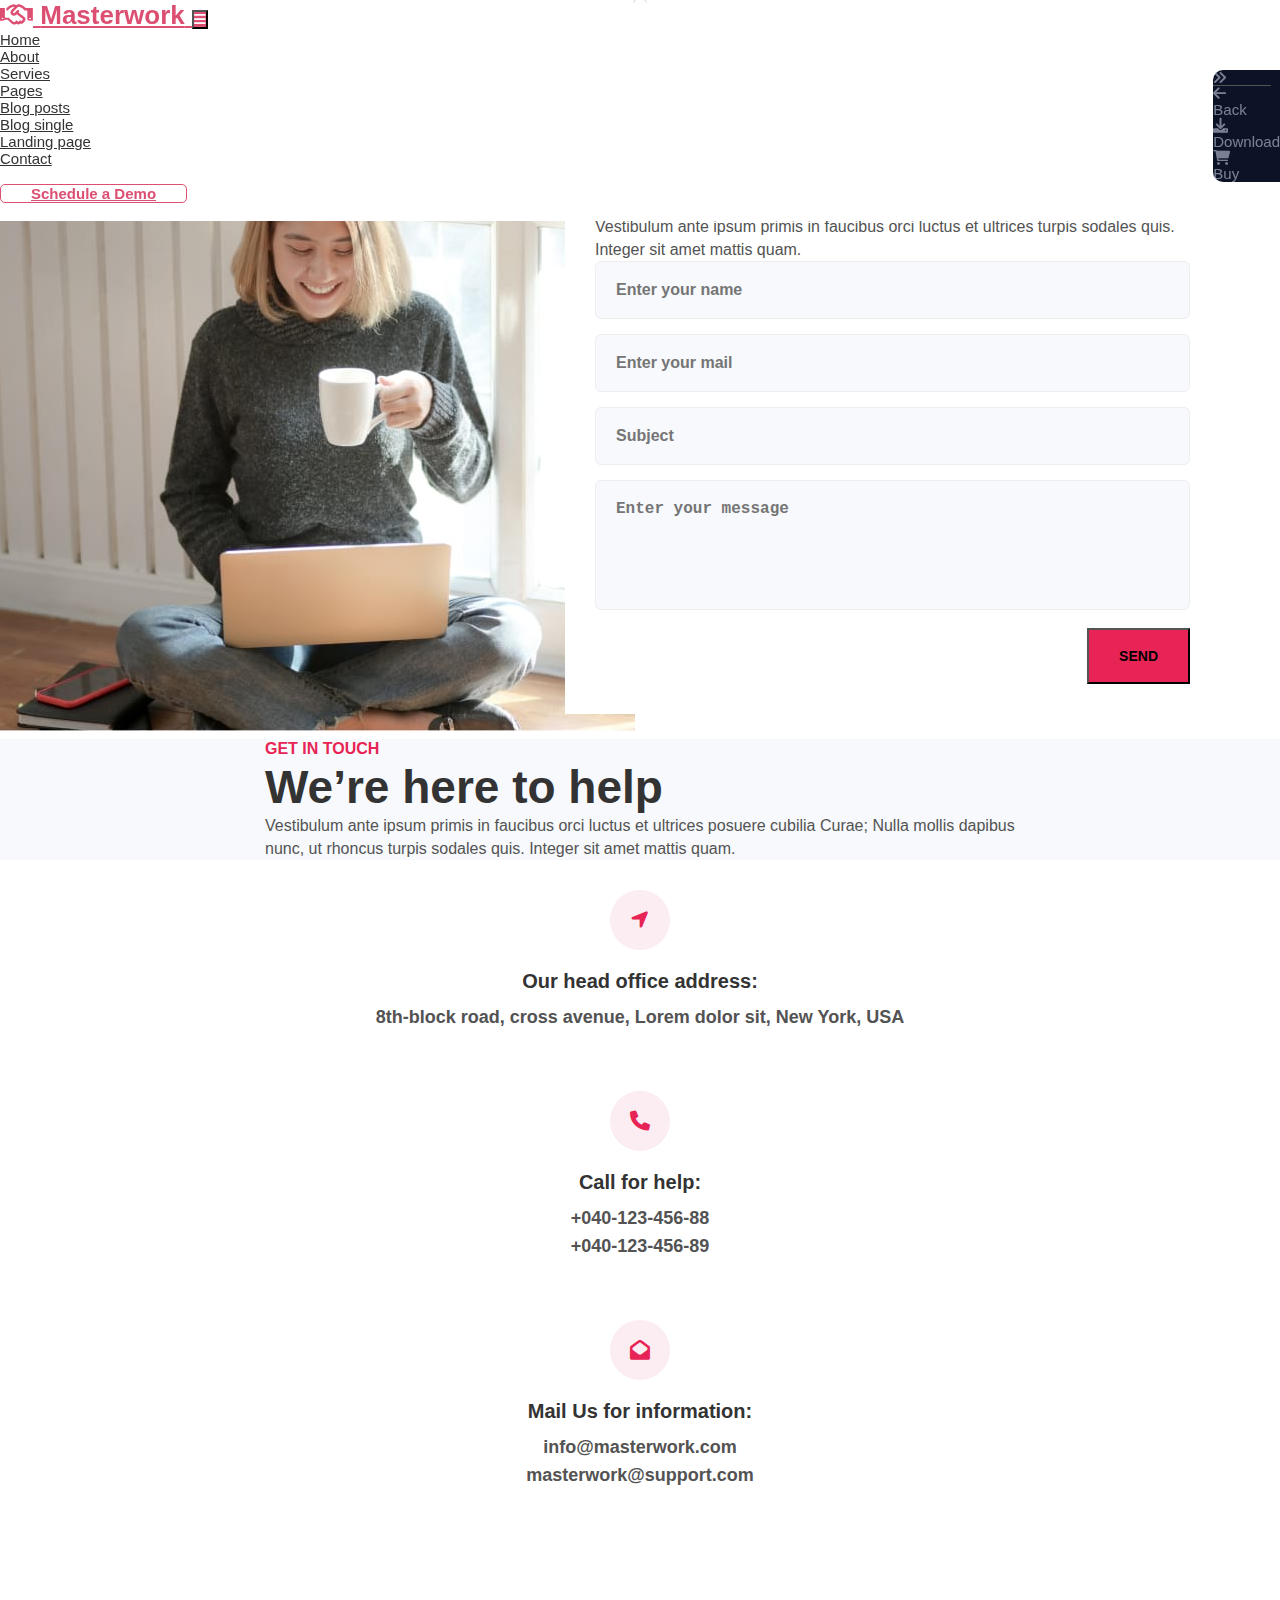
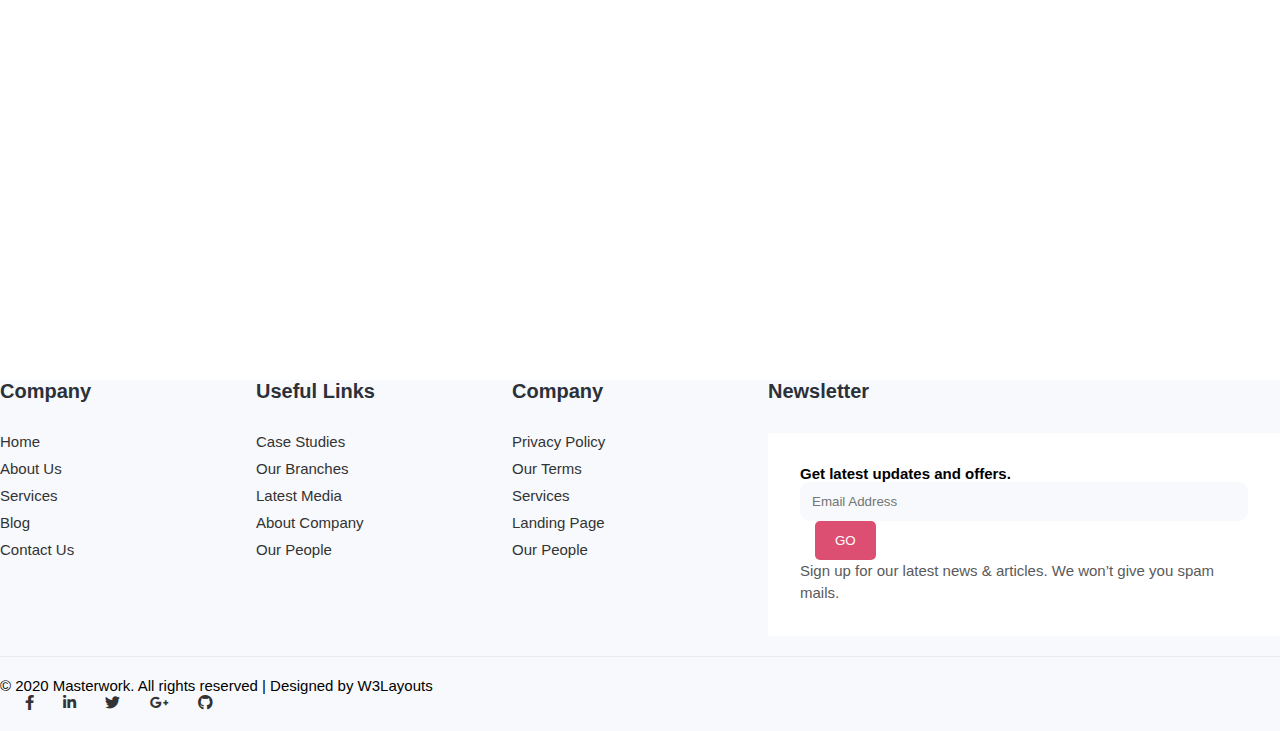
<file: contact.html>
<!doctype html>
<html lang="en">
  <head>
    <meta charset="UTF-8">
    <meta http-equiv="X-UA-Compatible" content="IE=edge">
    <meta name="viewport" content="width=device-width, initial-scale=1.0">
    <title>contact
    </title>
    <link rel="stylesheet" href="https://cdnjs.cloudflare.com/ajax/libs/font-awesome/6.0.0/css/all.min.css">
    <link href="https://cdn.jsdelivr.net/npm/bootstrap@5.1.3/dist/css/bootstrap.min.css" rel="stylesheet"
        integrity="sha384-1BmE4kWBq78iYhFldvKuhfTAU6auU8tT94WrHftjDbrCEXSU1oBoqyl2QvZ6jIW3" crossorigin="anonymous">
    <link rel="stylesheet" href="./assets/owlcarousel/assets/owl.carousel.min.css">
    <link rel="stylesheet" href="./assets/owlcarousel/assets/owl.theme.default.min.css">
    <link rel="stylesheet" href="./assets/css/home.css">
    <link rel="stylesheet" href="./assets/css/reponsive-home.css">
    <link rel="stylesheet" href="./assets/css/contact.css">

  </head>

  <body>
    <header class="header">
        <div class="container h-100 header_bg">
          <nav class="navbar navbar-expand-lg h-100">
            <div class="container-fluid px-0">
              <a class="header_navbrand-link navbar-brand" href="#">
                <i class="fa-regular fa-handshake"></i>
                <span> Masterwork</span>
              </a>
              <button class="navbar-toggler btn_navbar py-2" type="button" data-bs-toggle="collapse"
                data-bs-target="#navbarNavDropdown" aria-controls="navbarNavDropdown" aria-expanded="false"
                aria-label="Toggle navigation">
                <i class="fa-solid fa-bars"></i>
              </button>
              <div class="collapse navbar-collapse justify-content-end navsub_right" id="navbarNavDropdown">
                <ul class="navbar-nav align-items-center">
                  <li class="nav-item">
                    <a class="nav-link active" aria-current="page" href="./index.html">Home
                      <div class="header_navsub-line"></div>
                    </a>
                  </li>
                  <li class="nav-item">
                    <a class="nav-link" href="./about.html">About
                      <div class="header_navsub-line"></div>
                    </a>
                  </li>
                  <li class="nav-item">
                    <a class="nav-link" href="./service.html">Servies
                      <div class="header_navsub-line"></div>
                    </a>
                  </li>








                  
                  <li class="nav-item  dropdown">
                    <a class="nav-link dropdown-toggle" href="#" id="navbarDropdownMenuLink" role="button" data-bs-toggle="dropdown" aria-expanded="false">
                      Pages
                      <div class="header_navsub-line"></div>
                    </a>
                    <ul class="dropdown-menu navsub_pages" aria-labelledby="navbarDropdownMenuLink">
                      <div class="navsub_ribbon_top"></div>
                      <li><a class="dropdown-item py-2" href="./posts.html">Blog posts
                          <div class="header_navsub-line"></div>
                        </a></li>
                      <li><a class="dropdown-item py-2" href="./single.html">Blog single
                          <div class="header_navsub-line"></div>
                        </a></li>
                      <li><a class="dropdown-item py-2" href="#">Landing page
                          <div class="header_navsub-line"></div>
                        </a></li>
                    </ul>
                  </li>
                  <li class="nav-item">
                    <a class="nav-link " href="./contact.html">Contact
                      <div class="header_navsub-line"></div>
                    </a>
                  </li>
  
                  <li class="nav-item">
                    <a class="nav-link btn_header_navsub btn-primary" href="#">Schedule a Demo</a>
                  </li>
                </ul>
              </div>
            </div>
          </nav>
  
        </div>
      </header>
      <section class="right_sidebar">
        <div class="bg_right_sidebar d-flex flex-column align-items-center">
          <div class="item_right_sidebar py-4">
            <a href="">
              <i class="fa-solid fa-angles-right"></i>
            </a>
          </div>
          <div class="item_right_sidebar mb-3 btn btn_back">
            <a href="">
              <i class="fa-solid fa-arrow-left"></i>
              <span>Back</span>
            </a>
          </div>
          <div class="item_right_sidebar mb-3 btn">
            <a href="">
              <i class="fa-solid fa-download"></i>
              <span>Download</span>
            </a>
          </div>
          <div class="item_right_sidebar mb-3 btn">
            <a href="">
              <i class="fa-solid fa-cart-shopping"></i>
              <span>Buy</span>
            </a>
          </div>
  
        </div>
      </section>




    <!-- <nav id="breadcrumbs" class="breadcrumbs">
        <div class="container page-wrapper">
          <a href="index.html">Home</a> » <span class="breadcrumb_last" aria-current="page">Contact</span>
        </div>
      </nav> -->


      <section class="w3l-contact" id="contact">

        <div style="margin: 8px auto; display: block; text-align:center;">
          <!---728x90--->
      
        </div>
        
        <div class="container py-5">
          <div class="contacts12-main py-md-3">
            <div class="header-section mb-5 text-center">
              <h2>Contact Us</h2>
            </div>
            <div class="row align-items-center">
              <div class="col-lg-6 text-center">
                <img src="assets/img/contact.jpg" class="img-curve img-fluid" alt="">
              </div>
              <div class="col-lg-6 position-relative">
                <div class="contact-form">
                  <div class="header-section mb-4 text-left">
                    <h3>Drop us a Message</h3>
                    <p class="mt-2 mb-3"> Vestibulum ante ipsum primis in faucibus orci luctus et ultrices
                      turpis sodales quis. Integer sit amet mattis quam.</p>
                  </div>
                  <form action="https://sendmail.w3layouts.com/submitForm" method="post" class="">
                    <div class="main-input">
                      <input type="text" name="w3lName" placeholder="Enter your name" class="contact-input" required="">
                      <input type="email" name="w3lSender" placeholder="Enter your mail" class="contact-input" required="">
                      <input type="email" name="w3lSubject" placeholder="Subject" class="contact-input">
                      <textarea class="contact-textarea contact-input" name="w3lMessage" placeholder="Enter your message" required=""></textarea>
                    </div>
                    <div class="text-right">
                      <button class="btn-primary btn theme-button">Send</button>
                    </div>
                  </form>
                </div>
              </div>
            </div>
          </div>
        </div>
      
        <div style="margin: 8px auto; display: block; text-align:center;">
          <!---728x90--->
        </div>
      
        <div class="contant11-top-bg py-5">
          <div class="container py-lg-3">
            <div class="header-section text-center mb-5 mx-auto">
              <h6 class="sub-title">Get in touch</h6>
              <h3>We’re here to help</h3>
              <p class="my-3"> Vestibulum ante ipsum primis in faucibus orci luctus et ultrices posuere cubilia Curae;
                Nulla mollis dapibus nunc, ut rhoncus
                turpis sodales quis. Integer sit amet mattis quam.</p>
            </div>
            <div class="d-grid contact section-gap">
              <div class="contact-info-left d-grid">
                <div class="contact-info">
                  <div class="icon">
                    <span class="fa fa-location-arrow" aria-hidden="true"></span>
                  </div>
                  <div class="contact-details">
                    <h4>Our head office address:</h4>
                    <p>8th-block road, cross avenue, Lorem dolor sit, New York, USA</p>
                  </div>
                </div>
                <div class="contact-info">
                  <div class="icon">
                    <span class="fa fa-phone" aria-hidden="true"></span>
                  </div>
                  <div class="contact-details">
                    <h4>Call for help:</h4>
                    <p><a href="tel:+040-123-456-88" class="phone">+040-123-456-88</a></p>
                    <p><a href="tel:+040-123-456-89" class="phone">+040-123-456-89</a></p>
                  </div>
                </div>
                <div class="contact-info">
                  <div class="icon">
                    <span class="fa fa-envelope-open" aria-hidden="true"></span>
                  </div>
                  <div class="contact-details">
                    <h4>Mail Us for information:</h4>
                    <p><a href="mailto:info@masterwork.com" class="email">info@masterwork.com</a></p>
                    <p><a href="mailto:masterwork@support.com" class="email">masterwork@support.com</a></p>
                  </div>
                </div>
              </div>
            </div>
          </div>
        </div>
      
      <div style="margin: 8px auto; display: block; text-align:center;">
        <!---728x90--->
      </div>
      
        <!-- <div class="map">
          <iframe src="https://www.google.com/maps/embed?pb=!1m18!1m12!1m3!1d3001161.424489281!2d-78.01909140705047!3d42.72866436845163!2m3!1f0!2f0!3f0!3m2!1i1024!2i768!4f13.1!3m3!1m2!1s0x4ccc4bf0f123a5a9%3A0xddcfc6c1de189567!2sNew%20York%2C%20USA!5e0!3m2!1sen!2sin!4v1570786994395!5m2!1sen!2sin" frameborder="0" allowfullscreen=""></iframe>
        </div> -->
        <iframe src="https://www.google.com/maps/embed?pb=!1m18!1m12!1m3!1d3918.6671460676207!2d106.66576131447513!3d10.836764392280589!2m3!1f0!2f0!3f0!3m2!1i1024!2i768!4f13.1!3m3!1m2!1s0x31752987863e7783%3A0x65991c89482b6f3b!2sABA%20Networkhub!5e0!3m2!1svi!2s!4v1653324262918!5m2!1svi!2s" width="600" height="450" style="border:0;" allowfullscreen="" loading="lazy" referrerpolicy="no-referrer-when-downgrade"></iframe> 












        
      </section>

      <footer class="footer">

        <section class="footer_contact py-5">
          <div class="container bg_footer_contact">
            <div class="company">
              <h3>Company</h3>
              <ul class="ps-0">
                <li>
                  <a href="">Home</a>
                </li>
                <li>
                  <a href="">About Us</a>
                </li>
                <li>
                  <a href="">Services</a>
                </li>
                <li>
                  <a href="">Blog</a>
                </li>
                <li>
                  <a href="">Contact Us</a>
                </li>
              </ul>
            </div>
  
            <div class="links">
              <h3>Useful Links</h3>
              <ul class="ps-0">
                <li>
                  <a href="">Case Studies</a>
                </li>
                <li>
                  <a href="">Our Branches</a>
                </li>
                <li>
                  <a href="">Latest Media</a>
                </li>
                <li>
                  <a href="">About Company</a>
                </li>
                <li>
                  <a href="">Our People</a>
                </li>
              </ul>
            </div>
  
            <div class="services">
              <h3>Company</h3>
              <ul class="ps-0">
                <li>
                  <a href="">Privacy Policy</a>
                </li>
                <li>
                  <a href="">Our Terms</a>
                </li>
                <li>
                  <a href="">Services</a>
                </li>
                <li>
                  <a href="">Landing Page</a>
                </li>
                <li>
                  <a href="">Our People</a>
                </li>
              </ul>
            </div>
  
            <div class="newsletter">
              <h3>Newsletter</h3>
              <div class="container_form rounded">
                <h4 class="mb-4">Get latest updates and offers.</h4>
                <form class=" mb-2 d-flex " action="" method="post">
                  <input type="email" name="email" placeholder="Email Address">
                  <button type="submit">GO</button>
                </form>
                <p>Sign up for our latest news & articles. We won’t give you spam mails.</p>
              </div>
            </div>
          </div>
        </section>
        <section class="footer_social">
          <div class="container d-flex justify-content-between">
            <p class="text-center">© 2020 Masterwork. All rights reserved | Designed by W3Layouts</p>
            <div class="social_icon_footer">
              <a href="">
                <i class="fa-brands fa-facebook-f"></i>
              </a>
              <a href="">
                <i class="fa-brands fa-linkedin-in"></i>
              </a>
              <a href="">
                <i class="fa-brands fa-twitter"></i>
              </a>
              <a href="">
                <i class="fa-brands fa-google-plus-g"></i>
              </a>
              <a href="">
                <i class="fa-brands fa-github"></i>
              </a>
            </div>
          </div>
        </section>
      </footer>
      
    
  </body>
</html>
</file>
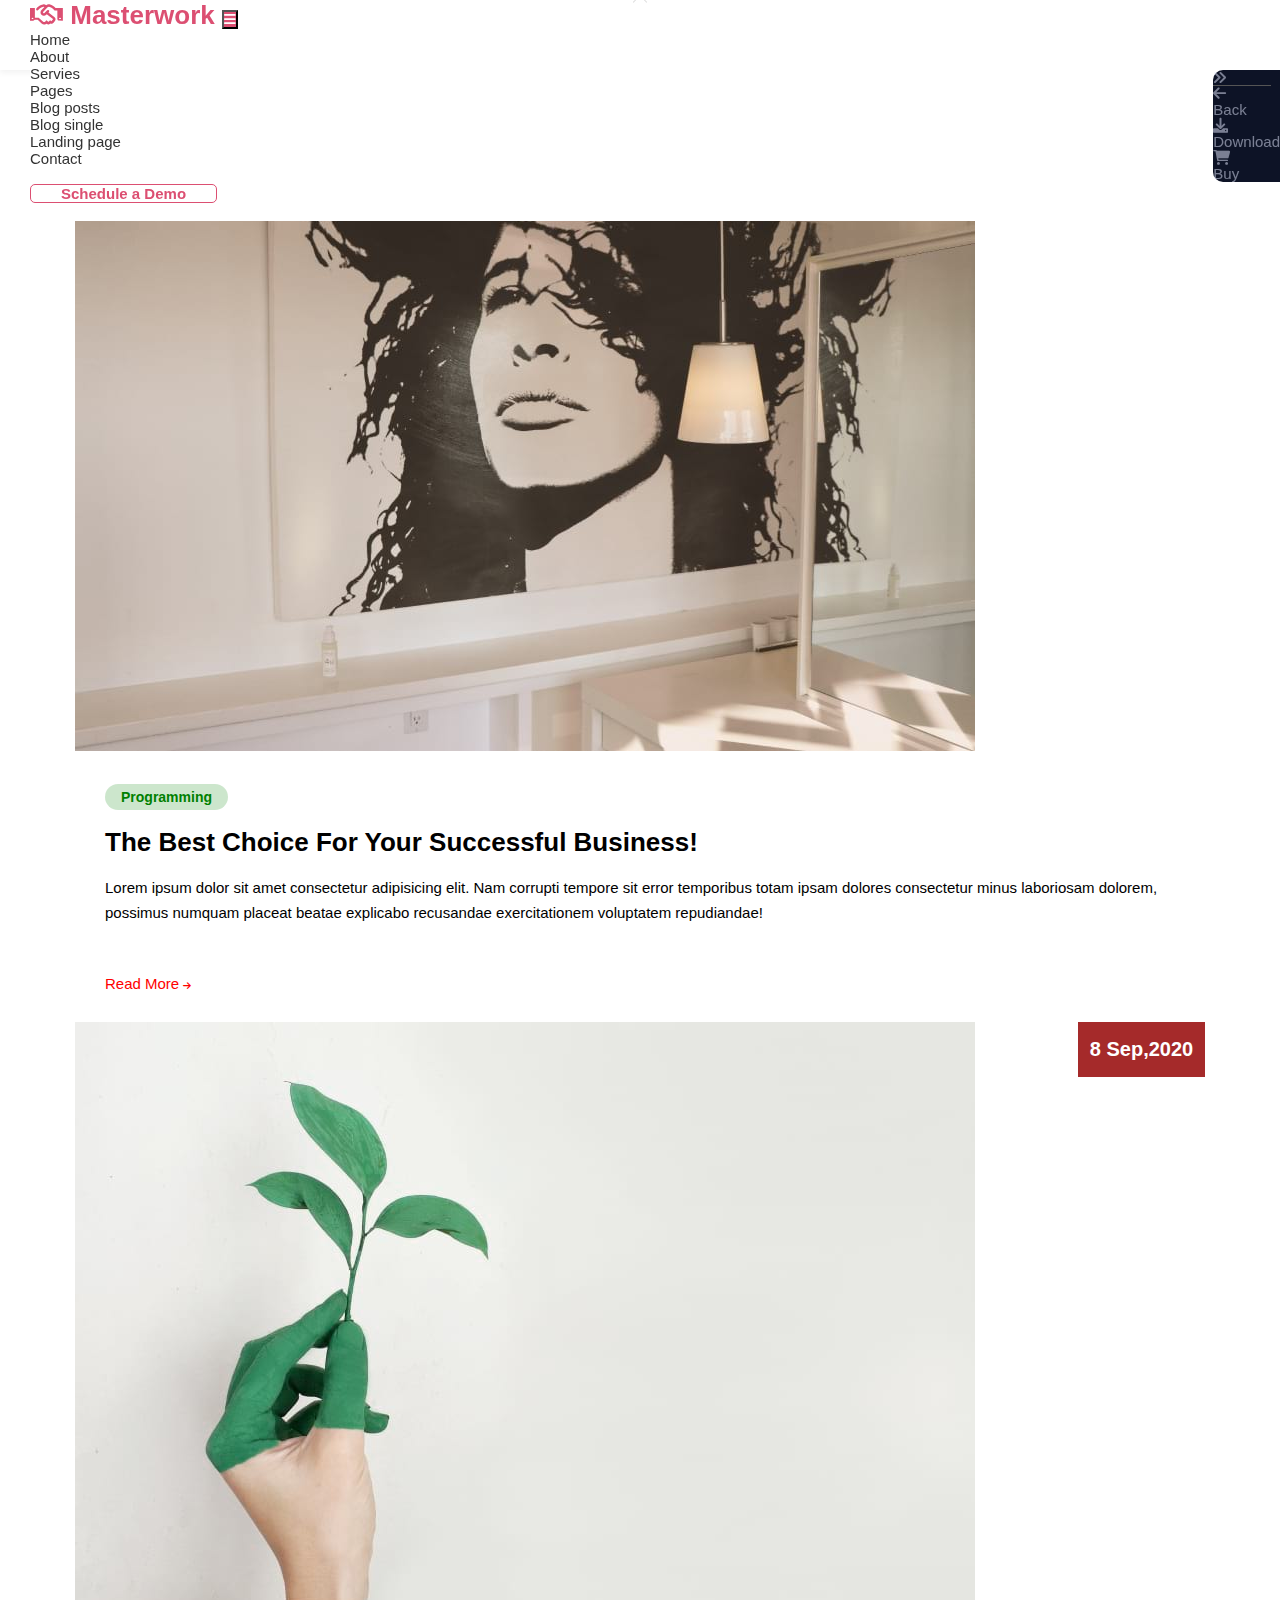
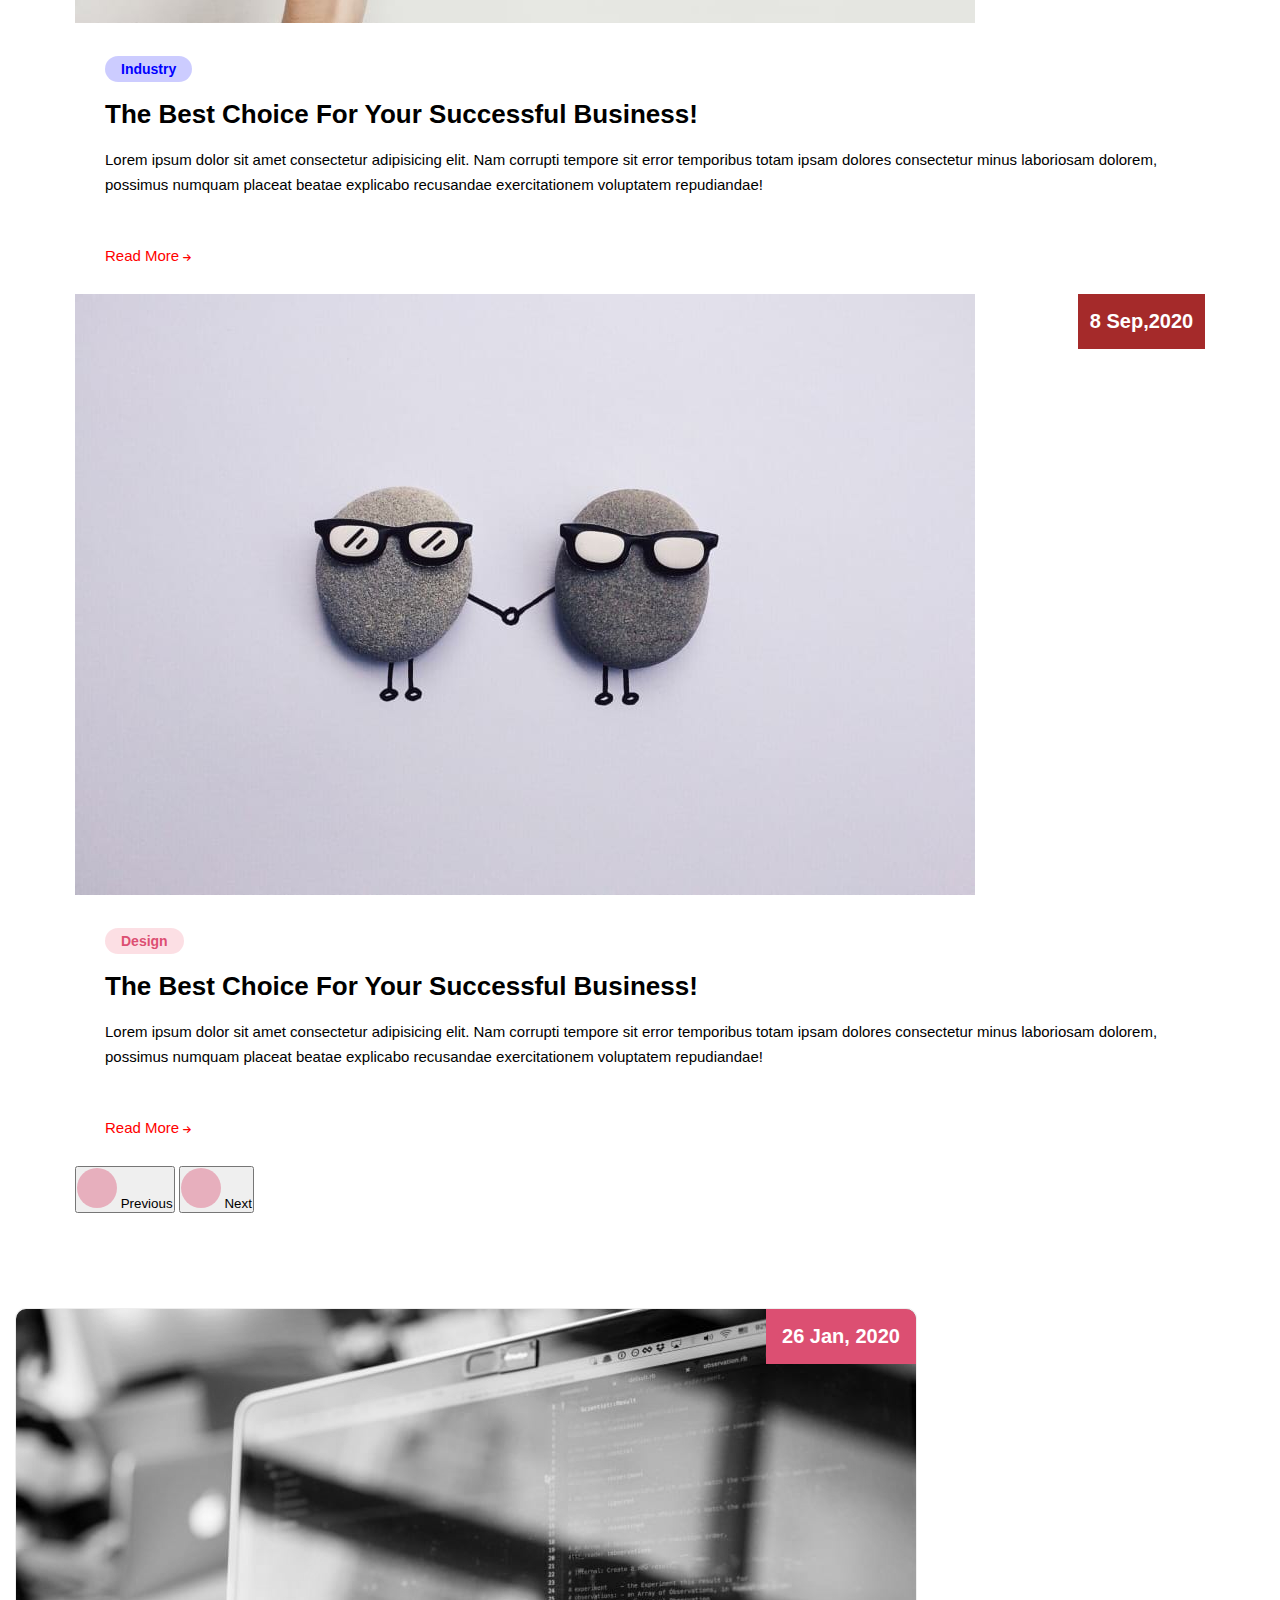
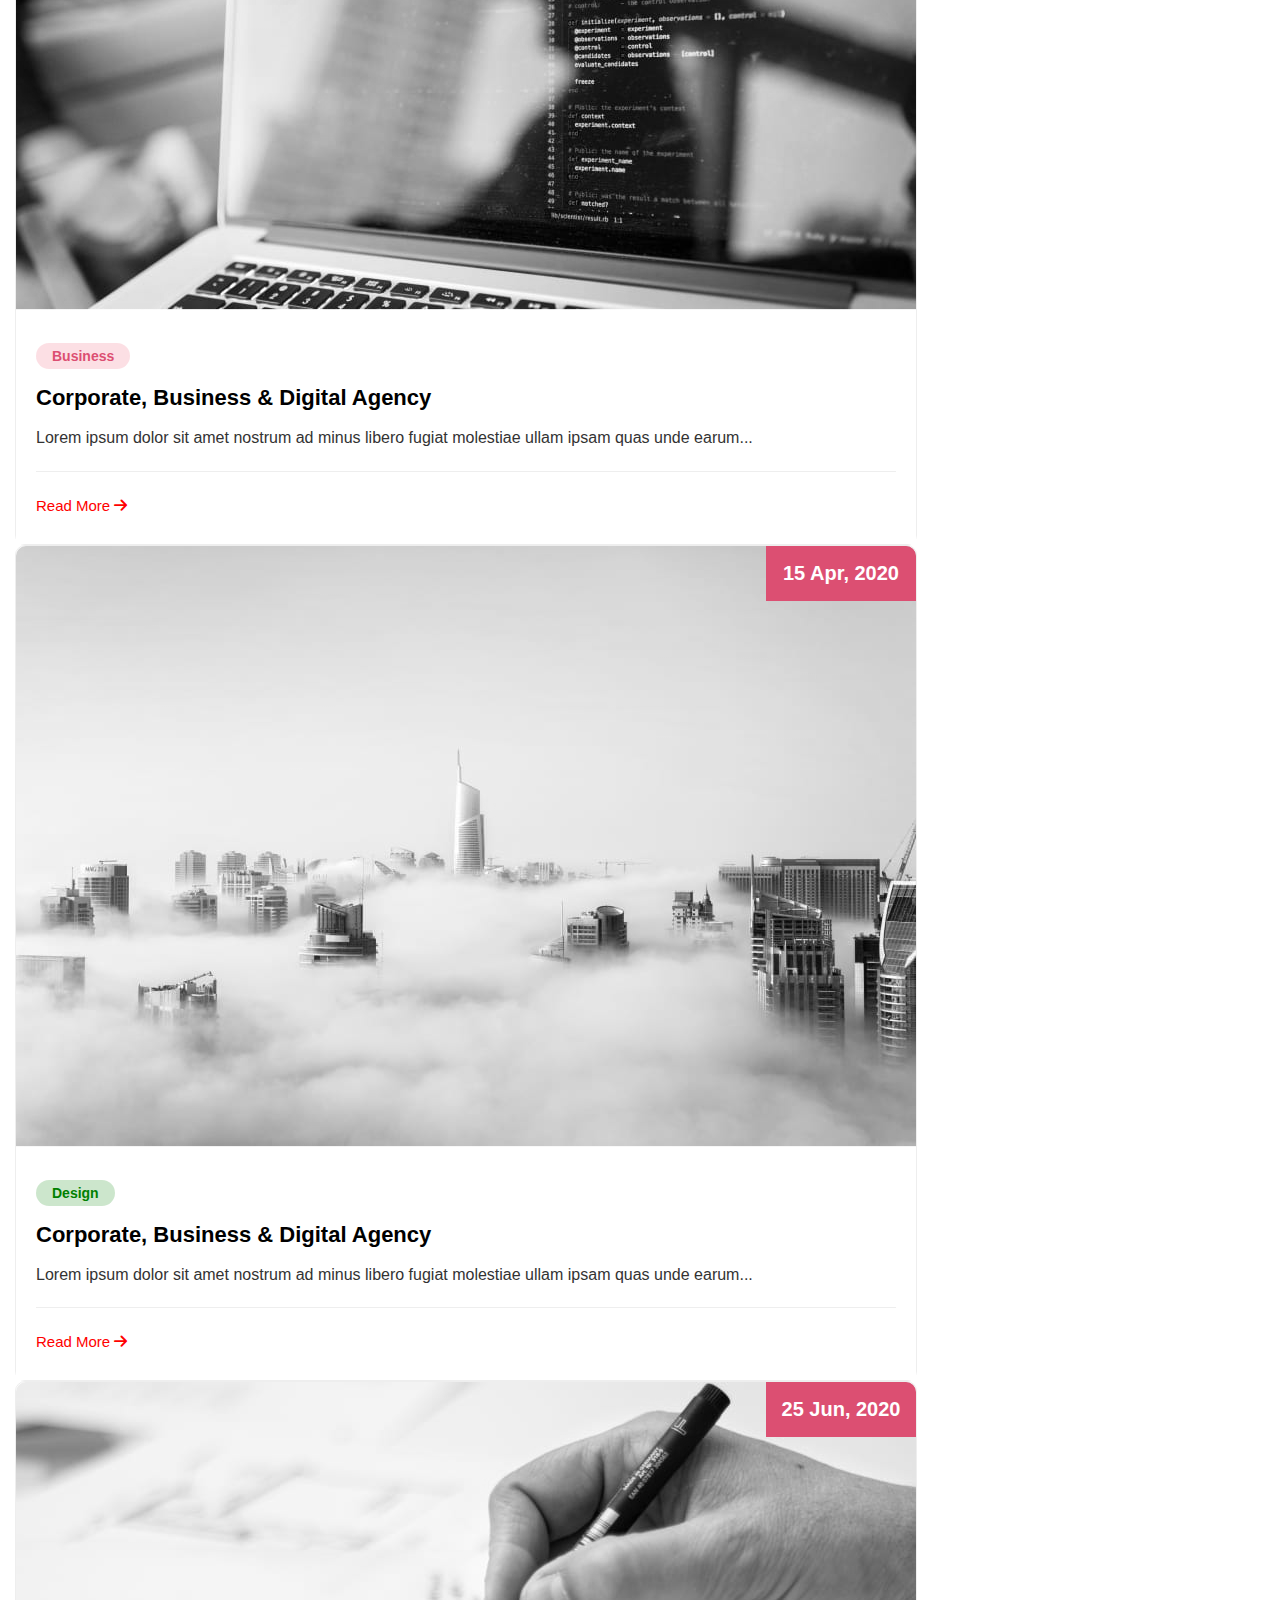
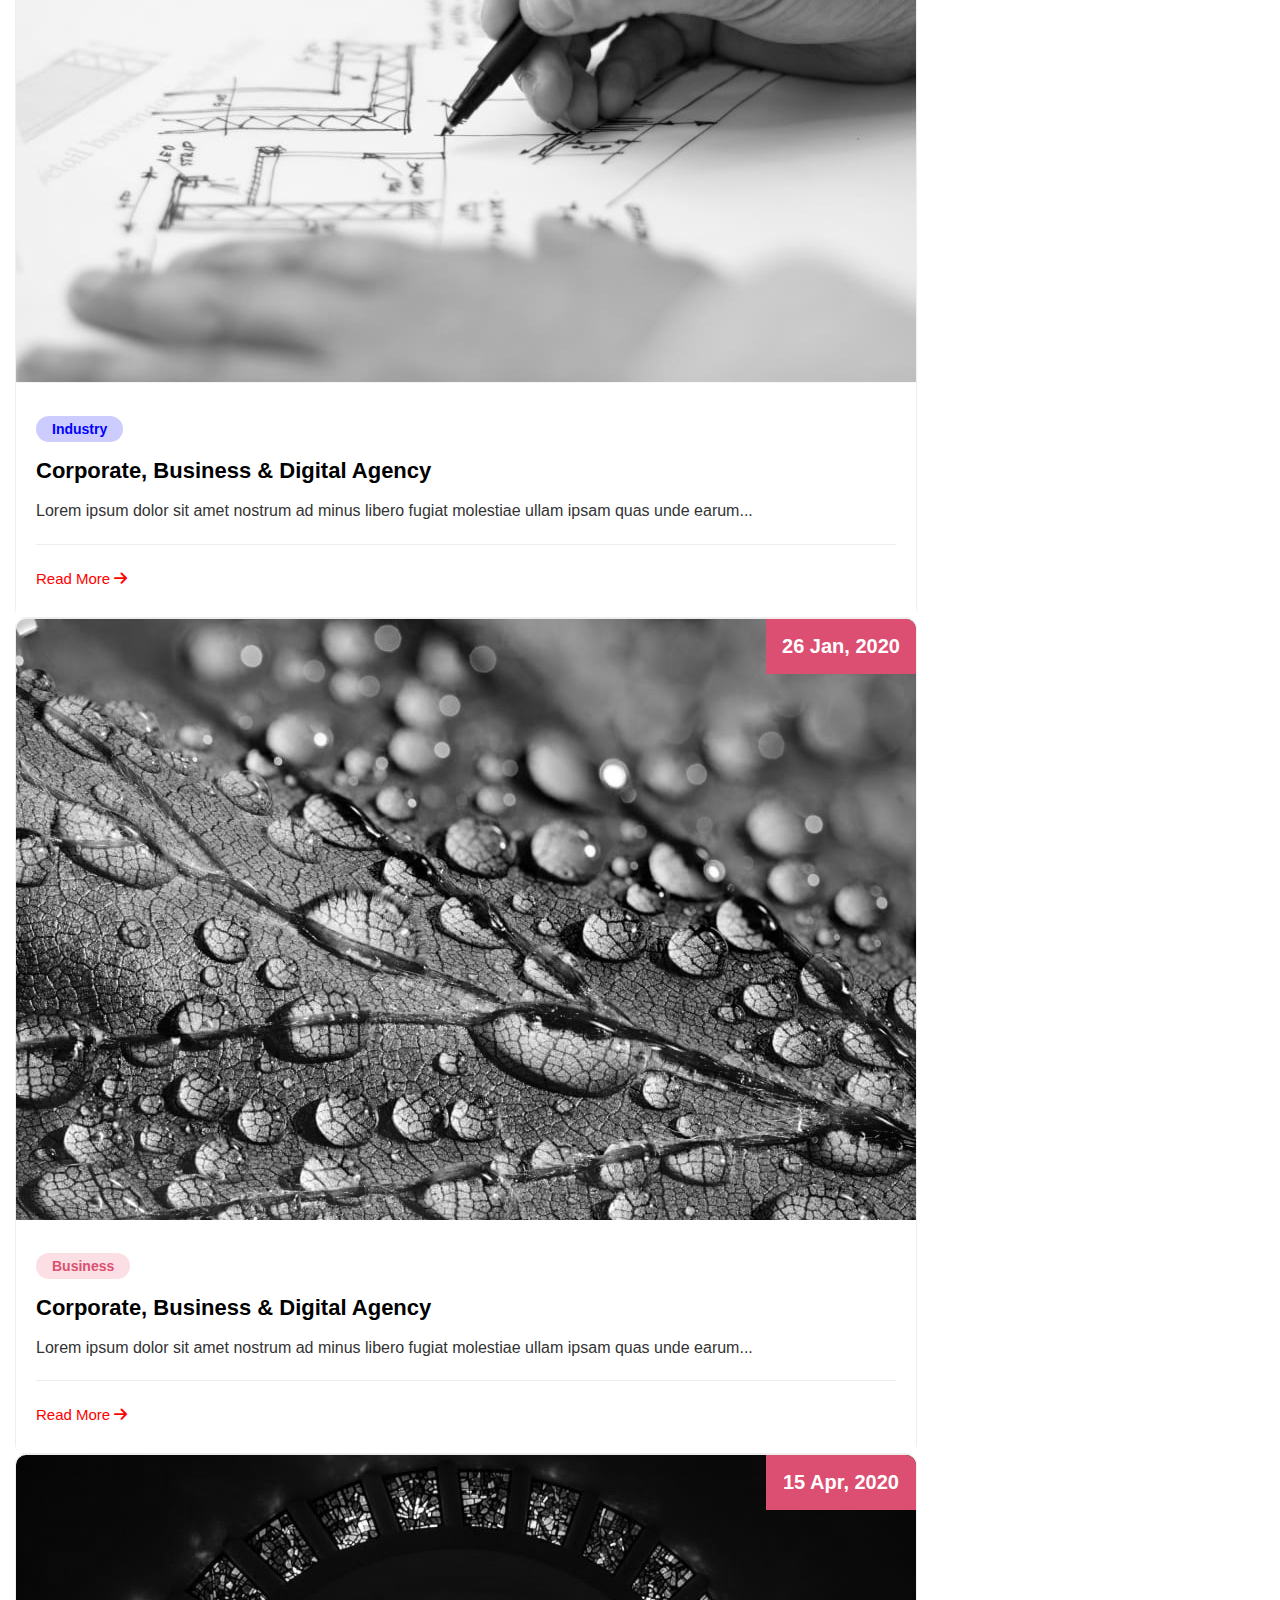
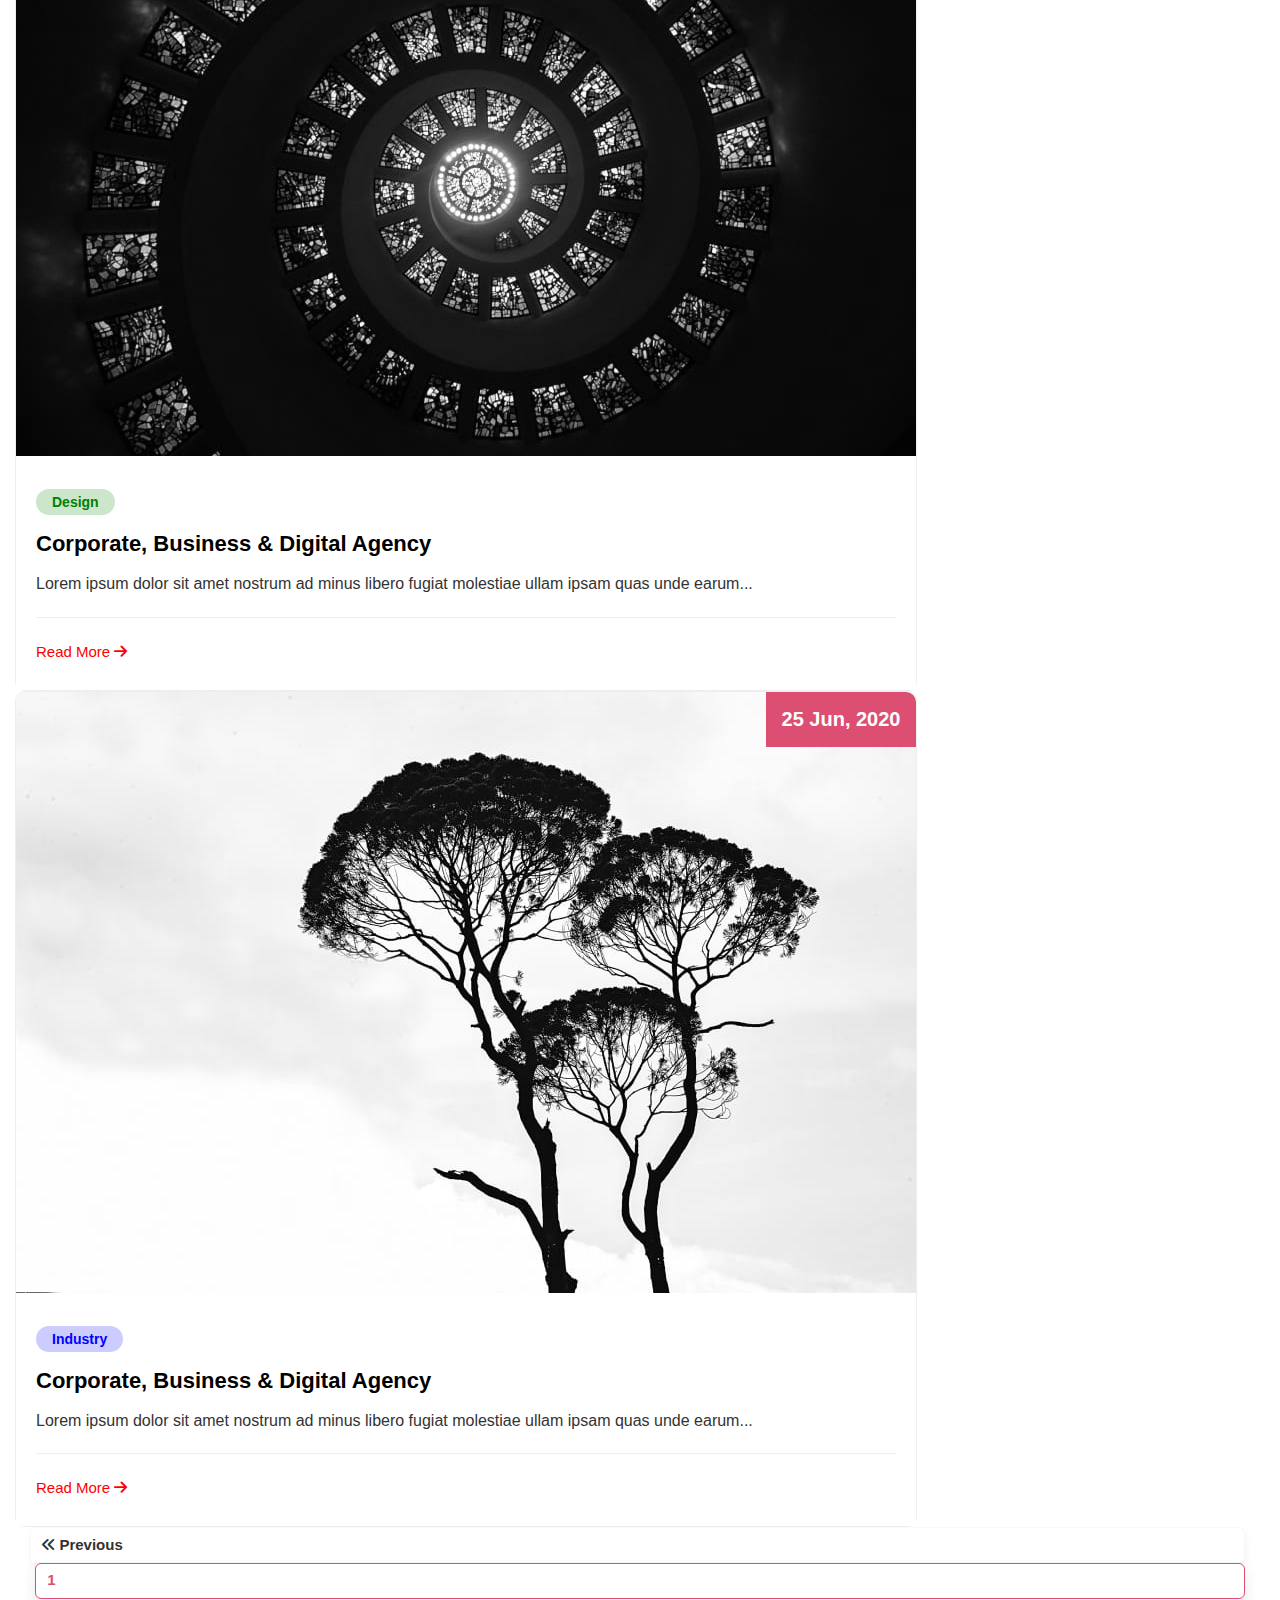
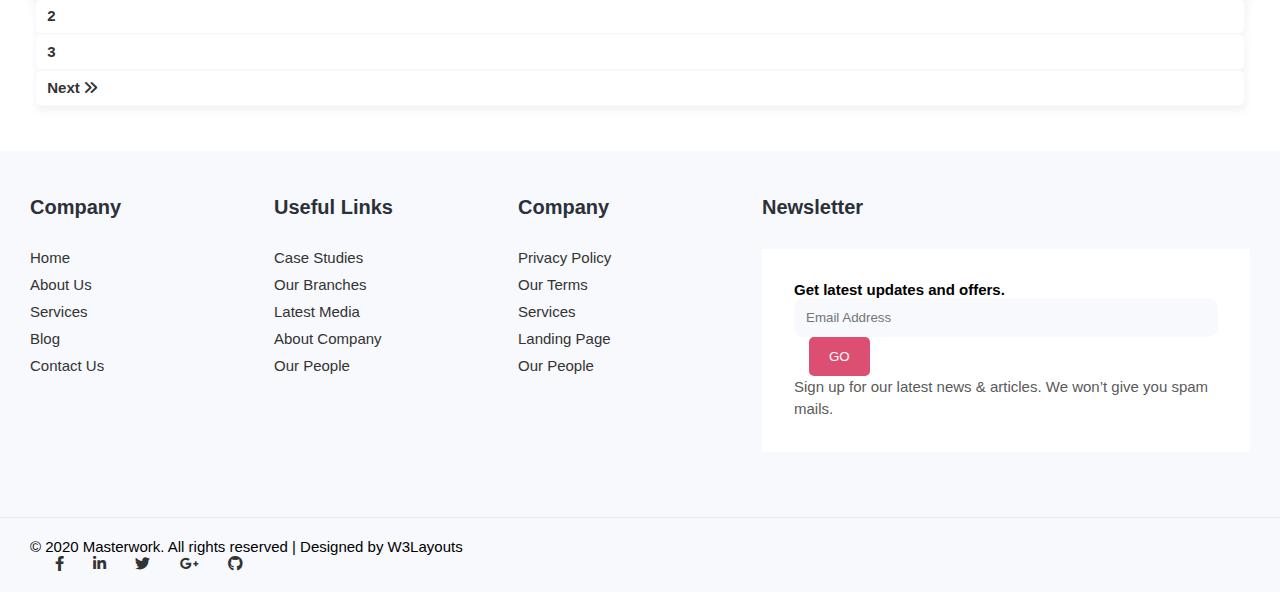
<file: posts.html>
<!DOCTYPE html>
<html lang="en">

<head>
    <meta charset="UTF-8">
    <meta http-equiv="X-UA-Compatible" content="IE=edge">
    <meta name="viewport" content="width=device-width, initial-scale=1.0">
    <title>posts</title>
    <link rel="stylesheet" href="https://cdnjs.cloudflare.com/ajax/libs/font-awesome/6.0.0/css/all.min.css">
    <link href="https://cdn.jsdelivr.net/npm/bootstrap@5.1.3/dist/css/bootstrap.min.css" rel="stylesheet"
        integrity="sha384-1BmE4kWBq78iYhFldvKuhfTAU6auU8tT94WrHftjDbrCEXSU1oBoqyl2QvZ6jIW3" crossorigin="anonymous">
    <link rel="stylesheet" href="./assets/owlcarousel/assets/owl.carousel.min.css">
    <link rel="stylesheet" href="./assets/owlcarousel/assets/owl.theme.default.min.css">
    <link rel="stylesheet" href="./assets/css/home.css">
    <link rel="stylesheet" href="./assets/css/reponsive-home.css">
    <link rel="stylesheet" href="./assets/css/post.css">
    <link rel="stylesheet" href="./assets/css/reponsive-posts.css">
</head>

<body>
    <div class="main">
        <!-- HEADER START -->
        <header class="header">
            <div class="container h-100 header_bg">
                <nav class="navbar navbar-expand-lg h-100">
                    <div class="container-fluid px-0">
                        <a class="header_navbrand-link navbar-brand" href="#">
                            <i class="fa-regular fa-handshake"></i>
                            <span> Masterwork</span>
                        </a>
                        <button class="navbar-toggler btn_navbar py-2" type="button" data-bs-toggle="collapse"
                            data-bs-target="#navbarNavDropdown" aria-controls="navbarNavDropdown" aria-expanded="false"
                            aria-label="Toggle navigation">
                            <i class="fa-solid fa-bars"></i>
                        </button>
                        <div class="collapse navbar-collapse justify-content-end navsub_right" id="navbarNavDropdown">
                            <ul class="navbar-nav align-items-center">
                                <li class="nav-item">
                                    <a class="nav-link active" aria-current="page" href="./index.html">Home
                                        <div class="header_navsub-line"></div>
                                    </a>
                                </li>
                                <li class="nav-item">
                                    <a class="nav-link" href="./about.html">About
                                        <div class="header_navsub-line"></div>
                                    </a>
                                </li>
                                <li class="nav-item">
                                    <a class="nav-link" href="./service.html">Servies
                                        <div class="header_navsub-line"></div>
                                    </a>
                                </li>
                                <li class="nav-item  dropdown">
                                    <a class="nav-link dropdown-toggle" href="#" id="navbarDropdownMenuLink"
                                        role="button" data-bs-toggle="dropdown" aria-expanded="false">
                                        Pages
                                        <div class="header_navsub-line"></div>
                                    </a>
                                    <ul class="dropdown-menu navsub_pages" aria-labelledby="navbarDropdownMenuLink">
                                        <div class="navsub_ribbon_top"></div>
                                        <li><a class="dropdown-item py-2" href="./posts.html">Blog posts
                                                <div class="header_navsub-line"></div>
                                            </a></li>
                                        <li><a class="dropdown-item py-2" href="./single.html">Blog single
                                                <div class="header_navsub-line"></div>
                                            </a></li>
                                        <li><a class="dropdown-item py-2" href="#">Landing page
                                                <div class="header_navsub-line"></div>
                                            </a></li>
                                    </ul>
                                </li>
                                <li class="nav-item">
                                    <a class="nav-link" href="./contact.html">Contact
                                        <div class="header_navsub-line"></div>
                                    </a>
                                </li>

                                <li class="nav-item">
                                    <a class="nav-link btn_header_navsub btn-primary" href="./contact.html  ">Schedule a Demo</a>
                                </li>
                            </ul>
                        </div>
                    </div>
                </nav>

            </div>
        </header>
        <section class="right_sidebar">
            <div class="bg_right_sidebar d-flex flex-column align-items-center">
                <div class="item_right_sidebar py-4">
                    <a href="">
                        <i class="fa-solid fa-angles-right"></i>
                    </a>
                </div>
                <div class="item_right_sidebar mb-3 btn btn_back">
                    <a href="">
                        <i class="fa-solid fa-arrow-left"></i>
                        <span>Back</span>
                    </a>
                </div>
                <div class="item_right_sidebar mb-3 btn">
                    <a href="">
                        <i class="fa-solid fa-download"></i>
                        <span>Download</span>
                    </a>
                </div>
                <div class="item_right_sidebar mb-3 btn">
                    <a href="">
                        <i class="fa-solid fa-cart-shopping"></i>
                        <span>Buy</span>
                    </a>
                </div>

            </div>
        </section>
        <!-- HEADER END -->

        <!-- START -->
        <section class="top-slider">
            <div class="container">
                <div id="carouselExampleControls" class="carousel slide" data-bs-ride="carousel">
                    <div class="carousel-inner">
                        
                        <div class="carousel-item active 1">
                            <div class="slider d-flex">
                                <div class="img1 w-50">
                                    <img class="w-100" src="./assets/img/pj3.jpg">
                                    <div class="day">
                                        <span>8 Sep,2020</span>
                                    </div>
                                </div>

                                <div class="text w-50">
                                    <label class="tag-label green"
                                        style="color: green;  background: rgba(0, 128, 0, 0.2);">Programming</label>
                                    <h4>
                                        <a href="#">The Best Choice For Your Successful Business!</a>
                                    </h4>

                                    <p>Lorem ipsum dolor sit amet consectetur adipisicing elit. Nam corrupti tempore sit
                                        error temporibus totam ipsam dolores consectetur minus laboriosam dolorem,
                                        possimus numquam placeat beatae explicabo recusandae exercitationem voluptatem
                                        repudiandae!
                                    </p>
                                    <a href="#" class="read-more">Read More
                                        <span class="fa-solid fa-arrow-right" aria-hidden="true"></span>
                                    </a>

                                </div>

                            </div>
                        </div>
                        <div class="carousel-item ">
                            <div class="slider d-flex">
                                <div class="img1 w-50">
                                    <img class="w-100" src="./assets/img/pj2.jpg">
                                    <div class="day">
                                        <span>8 Sep,2020</span>
                                    </div>
                                </div>

                                <div class="text w-50">
                                    <label class="tag-label green" style="background: rgba(0, 0, 255, 0.2);
                                color: #0000ff;">Industry</label>
                                    <h4>
                                        <a href="#">The Best Choice For Your Successful Business!</a>
                                    </h4>

                                    <p>Lorem ipsum dolor sit amet consectetur adipisicing elit. Nam corrupti tempore sit
                                        error temporibus totam ipsam dolores consectetur minus laboriosam dolorem,
                                        possimus numquam placeat beatae explicabo recusandae exercitationem voluptatem
                                        repudiandae!
                                    </p>
                                    <a href="#" class="read-more">Read More
                                        <span class="fa-solid fa-arrow-right" aria-hidden="true"></span>
                                    </a>

                                </div>

                            </div>
                        </div>

                        <div class="carousel-item ">
                            <div class="slider d-flex">
                                <div class="img1 w-50">
                                    <img class="w-100" src="./assets/img/rock-about.jpg">
                                    <div class="day">
                                        <span>8 Sep,2020</span>
                                    </div>
                                </div>

                                <div class="text w-50">
                                    <label class="tag-label green" style="    background: rgba(238, 97, 120, 0.2);
                                color: #dc4f72;">Design</label>
                                    <h4>
                                        <a href="#">The Best Choice For Your Successful Business!</a>
                                    </h4>

                                    <p>Lorem ipsum dolor sit amet consectetur adipisicing elit. Nam corrupti tempore sit
                                        error temporibus totam ipsam dolores consectetur minus laboriosam dolorem,
                                        possimus numquam placeat beatae explicabo recusandae exercitationem voluptatem
                                        repudiandae!
                                    </p>
                                    <a href="#" class="read-more">Read More
                                        <span class="fa-solid fa-arrow-right" aria-hidden="true"></span>
                                    </a>

                                </div>

                            </div>
                        </div>



                        <button class="carousel-control-prev" type="button" data-bs-target="#carouselExampleControls"
                            data-bs-slide="prev">
                            <span class="carousel-control-prev-icon" aria-hidden="true"></span>
                            <span class="visually-hidden">Previous</span>
                        </button>
                        <button class="carousel-control-next" type="button" data-bs-target="#carouselExampleControls"
                            data-bs-slide="next">
                            <span class="carousel-control-next-icon" aria-hidden="true"></span>
                            <span class="visually-hidden">Next</span>
                        </button>
                    </div>

                </div>
        </section>














        <!-- blog -->
        <section class="w3l-blog1" id="news">
            <section id="grids5-block" class="py-5">
                <div class="container py-lg-3">
                    <div class="grid-view">
                        <div class="row">
                            <div class="col-lg-4 col-md-6 mt-5">
                                <div class="grids5-info">
                                    <a href="blog-single.html" class="d-block zoom">
                                        <img src="./assets/img/b1.jpg" alt="" class="img-fluid news-image">
                                        <p class="date">26 Jan, 2020</p>
                                    </a>
                                    <div class="blog-info">
                                        <label class="tag-label red"
                                        style="background: rgba(238, 97, 120, 0.2); color: #dc4f72;" 
                                        >Business</label>
                                        <h4><a href="blog-single.html">Corporate, Business &amp; Digital
                                                Agency</a></h4>
                                        <p class="blog-text">Lorem ipsum dolor sit amet nostrum ad minus
                                            libero fugiat
                                            molestiae ullam ipsam quas unde earum...</p>
                                        <a href="blog-single.html" class="read-more btn btn-news">Read More <span
                                                class="fa fa-arrow-right" aria-hidden="true"></span>
                                        </a>
                                    </div>
                                </div>
                            </div>
                  
                            <div class="col-lg-4 col-md-6 mt-5">
                                <div class="grids5-info">
                                    <a href="blog-single.html" class="d-block zoom">
                                        <img src="assets/img/bg-cloud.jpg" alt="" class="img-fluid news-image">
                                        <p class="date">15 Apr, 2020</p>
                                    </a>
                                    <div class="blog-info">
                                        <label class="tag-label green"
                                        style="color: green;  background: rgba(0, 128, 0, 0.2);">Design</label>
                                        <h4><a href="blog-single.html">Corporate, Business &amp; Digital
                                                Agency</a></h4>
                                        <p class="blog-text">Lorem ipsum dolor sit amet nostrum ad minus
                                            libero fugiat
                                            molestiae ullam ipsam quas unde earum...</p>
                                        <a href="blog-single.html" class="read-more btn btn-news">Read More <span
                                                class="fa fa-arrow-right" aria-hidden="true"></span>
                                        </a>
                                    </div>
                                </div>
                            </div>
                            <div class="col-lg-4 col-md-6 mt-5">
                                <div class="grids5-info">
                                    <a href="blog-single.html" class="d-block zoom">
                                        <img src="assets/img/b3.jpg" alt="" class="img-fluid news-image">

                                        <p class="date">25 Jun, 2020</p>
                                    </a>
                                    <div class="blog-info">
                                        <label class="tag-label blue"
                                        style="    background: rgba(0, 0, 255, 0.2);
                                        color: #0000ff;">Industry</label>
                                        <h4><a href="blog-single.html">Corporate, Business &amp; Digital
                                                Agency</a></h4>
                                        <p class="blog-text">Lorem ipsum dolor sit amet nostrum ad minus
                                            libero fugiat
                                            molestiae ullam ipsam quas unde earum...</p>
                                        <a href="blog-single.html" class="read-more btn btn-news">Read More <span
                                                class="fa fa-arrow-right" aria-hidden="true"></span>
                                        </a>
                                    </div>
                                </div>
                            </div>
                            <div class="col-lg-4 col-md-6 mt-5">
                                <div class="grids5-info">
                                    <a href="blog-single.html" class="d-block zoom">
                                        <img src="assets/img/pj1.jpg" alt="" class="img-fluid news-image">
                                         <p class="date">26 Jan, 2020</p>
                                    </a>
                                    <div class="blog-info">
                                        <label class="tag-label red"
                                        style="background: rgba(238, 97, 120, 0.2); color: #dc4f72;" 
                                        >Business</label>
                                        <h4><a href="blog-single.html">Corporate, Business &amp; Digital
                                            Agency</a></h4>
                                            <p class="blog-text">Lorem ipsum dolor sit amet nostrum ad
                                                minus libero
                                                fugiat molestiae ullam ipsam quas unde earum...</p>
                                                <a href="blog-single.html" class="read-more btn btn-news">Read More
                                                <span class="fa fa-arrow-right" aria-hidden="true"></span> </a>
                                    </div>
                                </div>
                            </div> 
                             <div class="col-lg-4 col-md-6 mt-5">
                                <div class="grids5-info">
                                    <a href="blog-single.html" class="d-block zoom">
                                        <img src="assets/img/b2.jpg" alt="" class="img-fluid news-image">

                                        <p class="date">15 Apr, 2020</p>
                                    </a>
                                    <div class="blog-info">
                                        <label class="tag-label green"
                                        style="color: green;  background: rgba(0, 128, 0, 0.2);"
                                        >Design</label>
                                        <h4><a href="blog-single.html">Corporate, Business &amp; Digital
                                                Agency</a></h4>
                                        <p class="blog-text">Lorem ipsum dolor sit amet nostrum ad minus
                                            libero fugiat
                                            molestiae ullam ipsam quas unde earum...</p>
                                        <a href="blog-single.html" class="read-more btn btn-news">Read More <span
                                                class="fa fa-arrow-right" aria-hidden="true"></span>
                                        </a>
                                    </div>
                                </div>
                            </div> 
                            <div class="col-lg-4 col-md-6 mt-5">
                                <div class="grids5-info">
                                    <a href="blog-single.html" class="d-block zoom">
                                        <img src="assets/img/b8.jpg" alt="" class="img-fluid news-image">

                                        <p class="date">25 Jun, 2020</p>
                                    </a>
                                    <div class="blog-info">
                                        <label class="tag-label blue"
                                        style="    background: rgba(0, 0, 255, 0.2);
                                        color: #0000ff;"
                                        >Industry</label>
                                        <h4><a href="blog-single.html">Corporate, Business &amp; Digital
                                                Agency</a></h4>
                                        <p class="blog-text">Lorem ipsum dolor sit amet nostrum ad minus
                                            libero fugiat
                                            molestiae ullam ipsam quas unde earum...</p>
                                        <a href="blog-single.html" class="read-more btn btn-news">Read More <span
                                                class="fa fa-arrow-right" aria-hidden="true"></span>
                                        </a>
                                    </div>
                                </div>
                            </div> 
                        </div>
                    </div>


                    <ul class="pagination mt-5 justify-content-center">
                        <li class="page-item">
                            <a class="page-link" href="blog.html"> <span class="fa fa-angle-double-left"></span>
                                Previous</a>
                        </li>
                        <li class="page-item">
                            <a class="page-link active" href="blog.html">1</a>
                        </li>
                        <li class="page-item">
                            <a class="page-link" href="blog.html">2</a>
                        </li>
                        <li class="page-item">
                            <a class="page-link" href="blog.html">3</a>
                        </li>
                        <li class="page-item">
                            <a class="page-link" href="blog.html">Next <span
                                    class="fa fa-angle-double-right"></span></a>
                        </li>
                        <div class="clear"></div>
                    </ul>
                </div>
            </section>
        </section>



















        <footer class="footer">

            <section class="footer_contact py-5">
                <div class="container bg_footer_contact">
                    <div class="company">
                        <h3>Company</h3>
                        <ul class="ps-0">
                            <li>
                                <a href="">Home</a>
                            </li>
                            <li>
                                <a href="">About Us</a>
                            </li>
                            <li>
                                <a href="">Services</a>
                            </li>
                            <li>
                                <a href="">Blog</a>
                            </li>
                            <li>
                                <a href="">Contact Us</a>
                            </li>
                        </ul>
                    </div>

                    <div class="links">
                        <h3>Useful Links</h3>
                        <ul class="ps-0">
                            <li>
                                <a href="">Case Studies</a>
                            </li>
                            <li>
                                <a href="">Our Branches</a>
                            </li>
                            <li>
                                <a href="">Latest Media</a>
                            </li>
                            <li>
                                <a href="">About Company</a>
                            </li>
                            <li>
                                <a href="">Our People</a>
                            </li>
                        </ul>
                    </div>

                    <div class="services">
                        <h3>Company</h3>
                        <ul class="ps-0">
                            <li>
                                <a href="">Privacy Policy</a>
                            </li>
                            <li>
                                <a href="">Our Terms</a>
                            </li>
                            <li>
                                <a href="">Services</a>
                            </li>
                            <li>
                                <a href="">Landing Page</a>
                            </li>
                            <li>
                                <a href="">Our People</a>
                            </li>
                        </ul>
                    </div>

                    <div class="newsletter">
                        <h3>Newsletter</h3>
                        <div class="container_form rounded">
                            <h4 class="mb-4">Get latest updates and offers.</h4>
                            <form class=" mb-2 d-flex " action="" method="post">
                                <input type="email" name="email" placeholder="Email Address">
                                <button type="submit">GO</button>
                            </form>
                            <p>Sign up for our latest news & articles. We won’t give you spam mails.</p>
                        </div>
                    </div>
                </div>
            </section>
            <section class="footer_social">
                <div class="container d-flex justify-content-between">
                    <p class="text-center">© 2020 Masterwork. All rights reserved | Designed by
                        W3Layouts</p>
                    <div class="social_icon_footer">
                        <a href="">
                            <i class="fa-brands fa-facebook-f"></i>
                        </a>
                        <a href="">
                            <i class="fa-brands fa-linkedin-in"></i>
                        </a>
                        <a href="">
                            <i class="fa-brands fa-twitter"></i>
                        </a>
                        <a href="">
                            <i class="fa-brands fa-google-plus-g"></i>
                        </a>
                        <a href="">
                            <i class="fa-brands fa-github"></i>
                        </a>
                    </div>
                </div>
            </section>
        </footer>
    </div>


    <script src="https://cdn.jsdelivr.net/npm/bootstrap@5.1.3/dist/js/bootstrap.bundle.min.js"
        integrity="sha384-ka7Sk0Gln4gmtz2MlQnikT1wXgYsOg+OMhuP+IlRH9sENBO0LRn5q+8nbTov4+1p" crossorigin="anonymous">
        </script>
    <script src="https://code.jquery.com/jquery-3.6.0.min.js"></script>
    <script src="./assets/owlcarousel/owl.carousel.min.js"></script>
    <script>
        // $(document).ready(function(){
        //    $(".owl-carousel").owlCarousel({
        //        items: 2,
        //        loop: true,
        //        dots: true,
        //    });
        //  });
        $('.owl-carousel').owlCarousel({
            loop: true,
            margin: 10,
            responsiveClass: true,
            responsive: {
                0: {
                    items: 1,
                    nav: false
                },
                600: {
                    items: 1,
                    nav: false
                },
                1000: {
                    items: 2,
                    nav: false,
                    loop: false
                }
            }
        })
    </script>

</body>

</html>
</file>
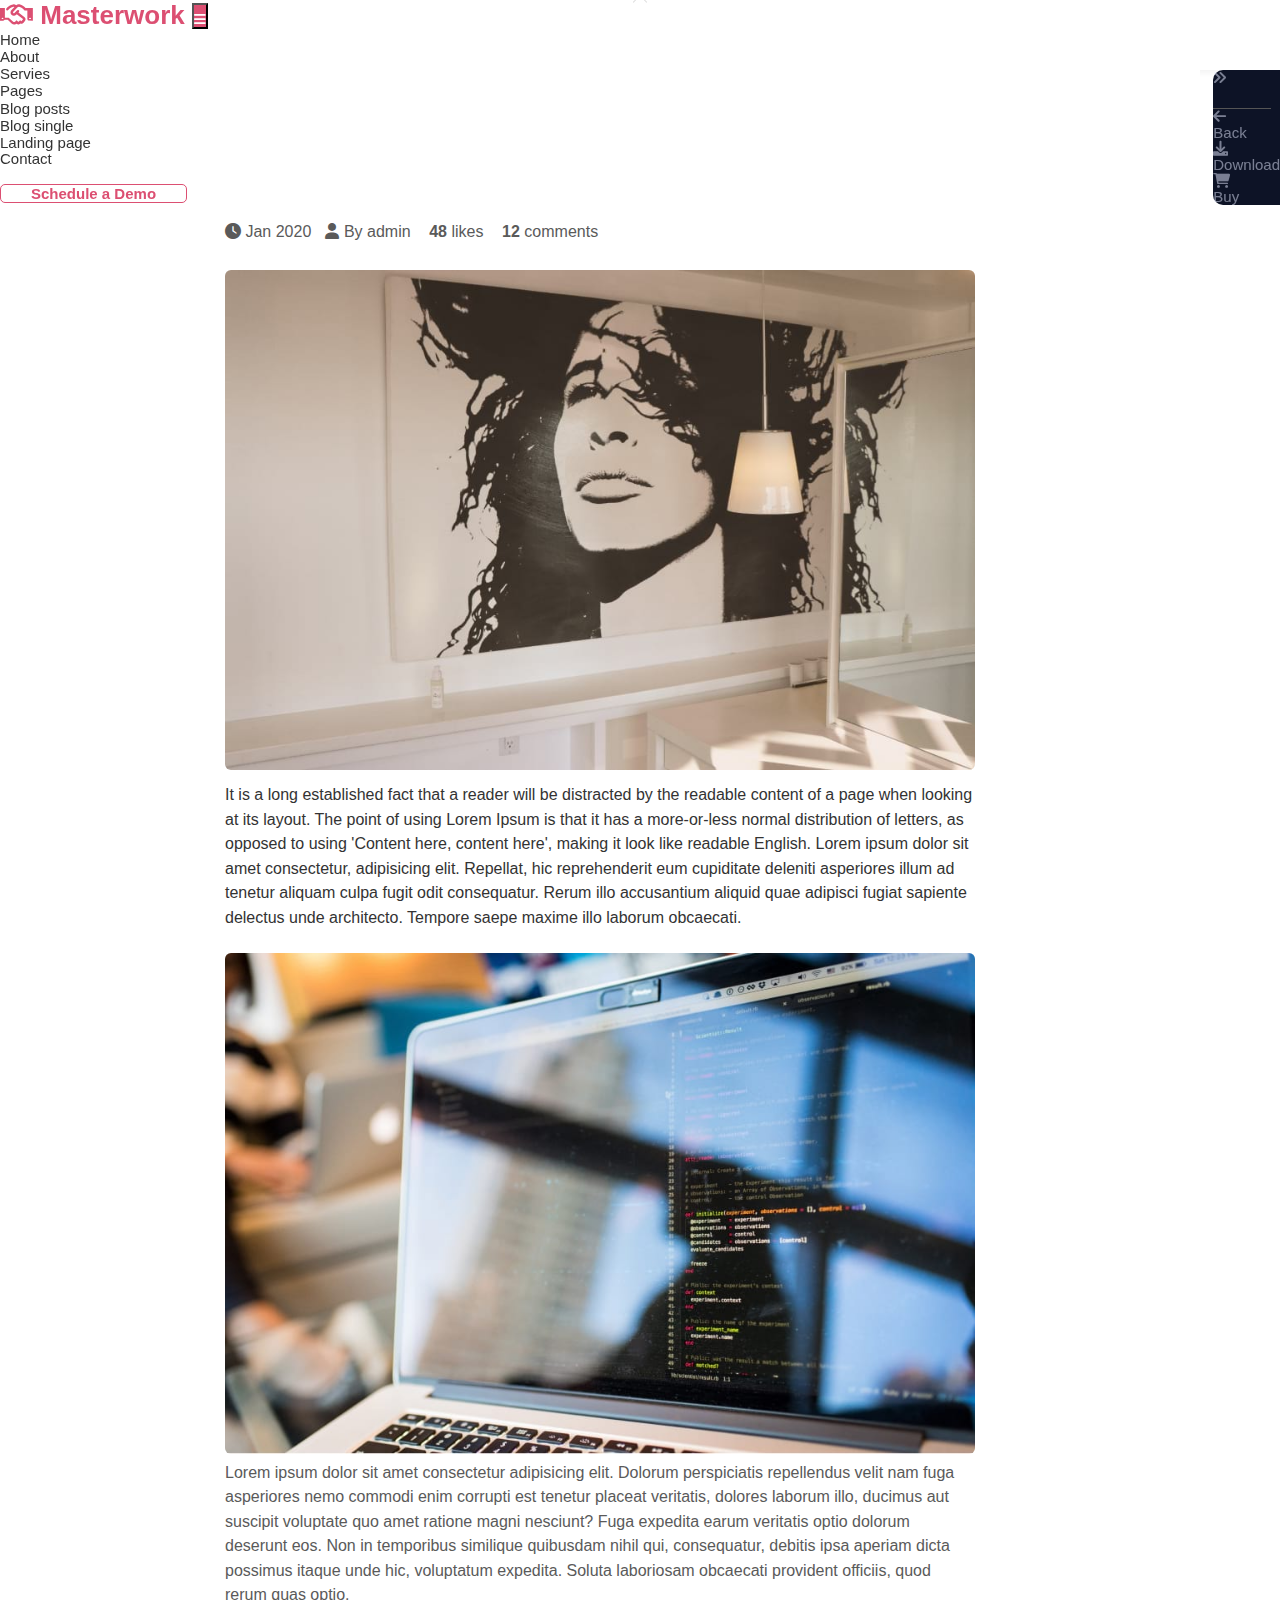
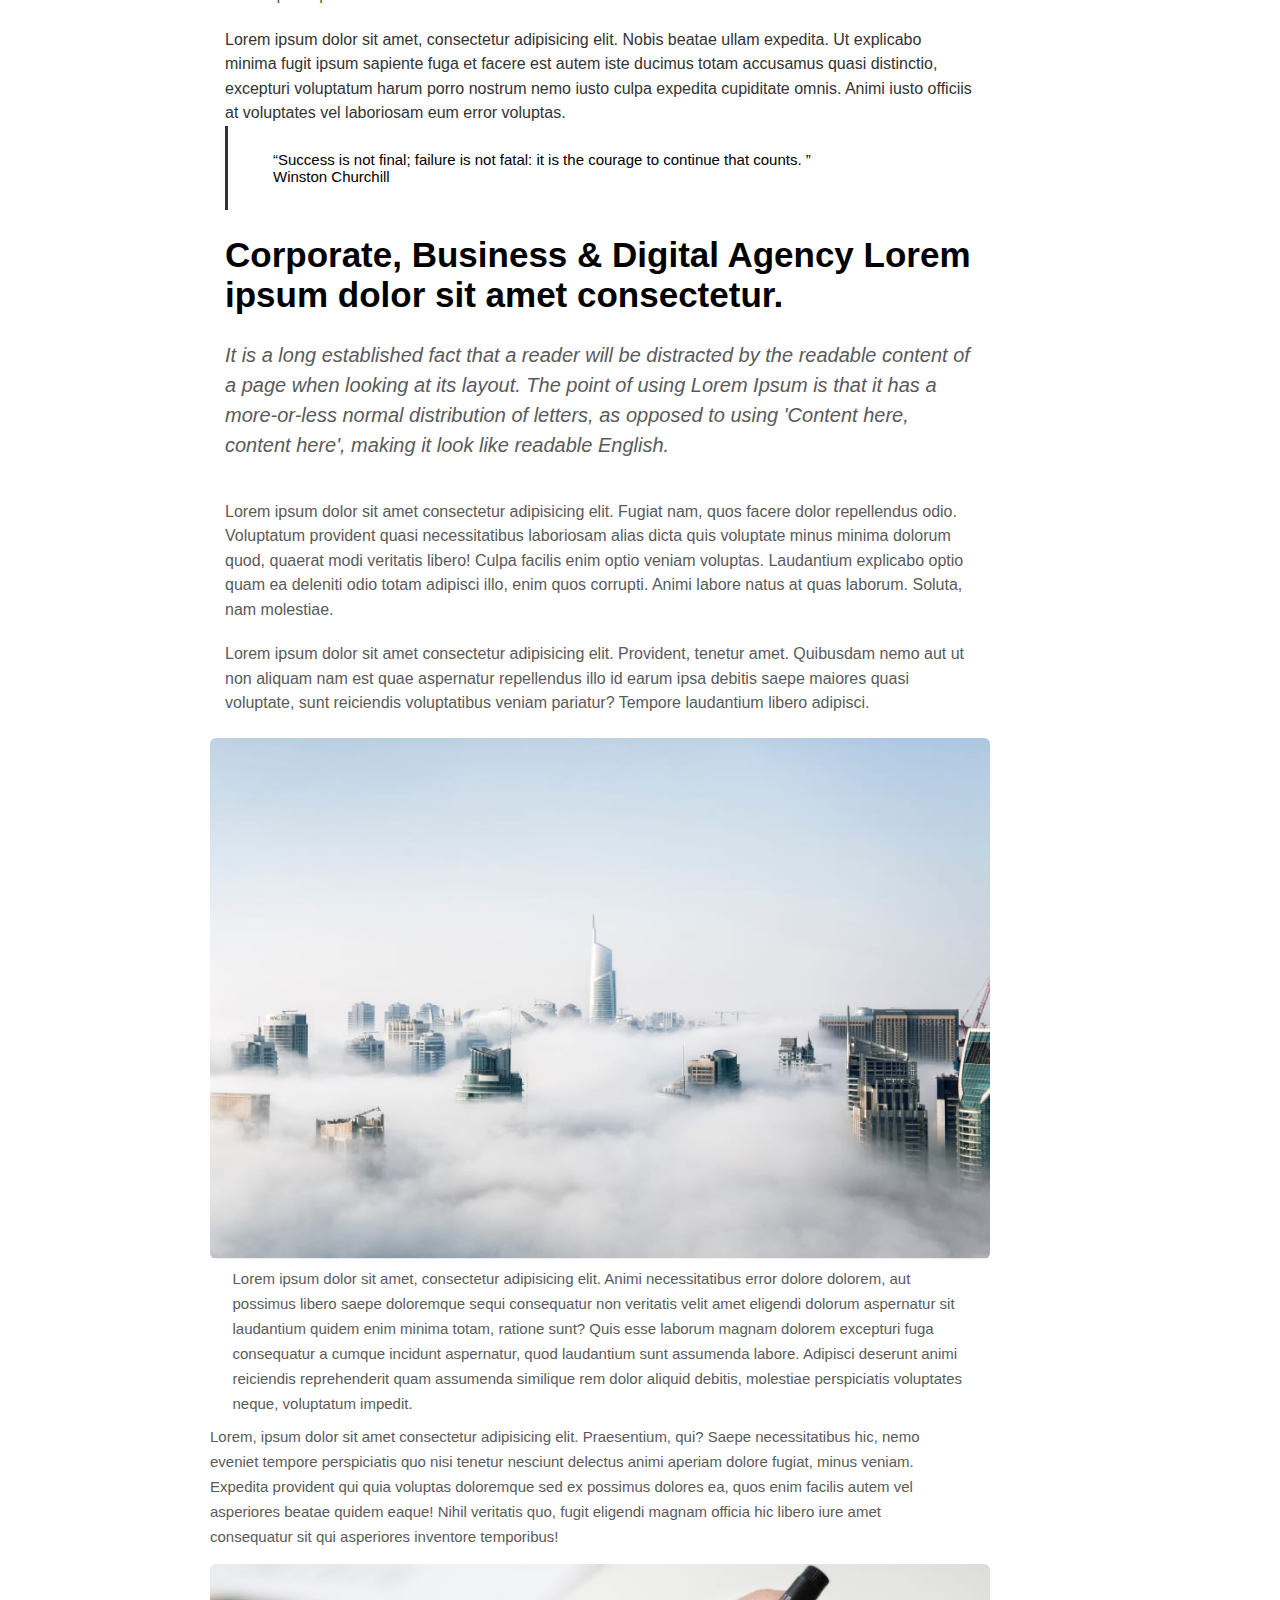
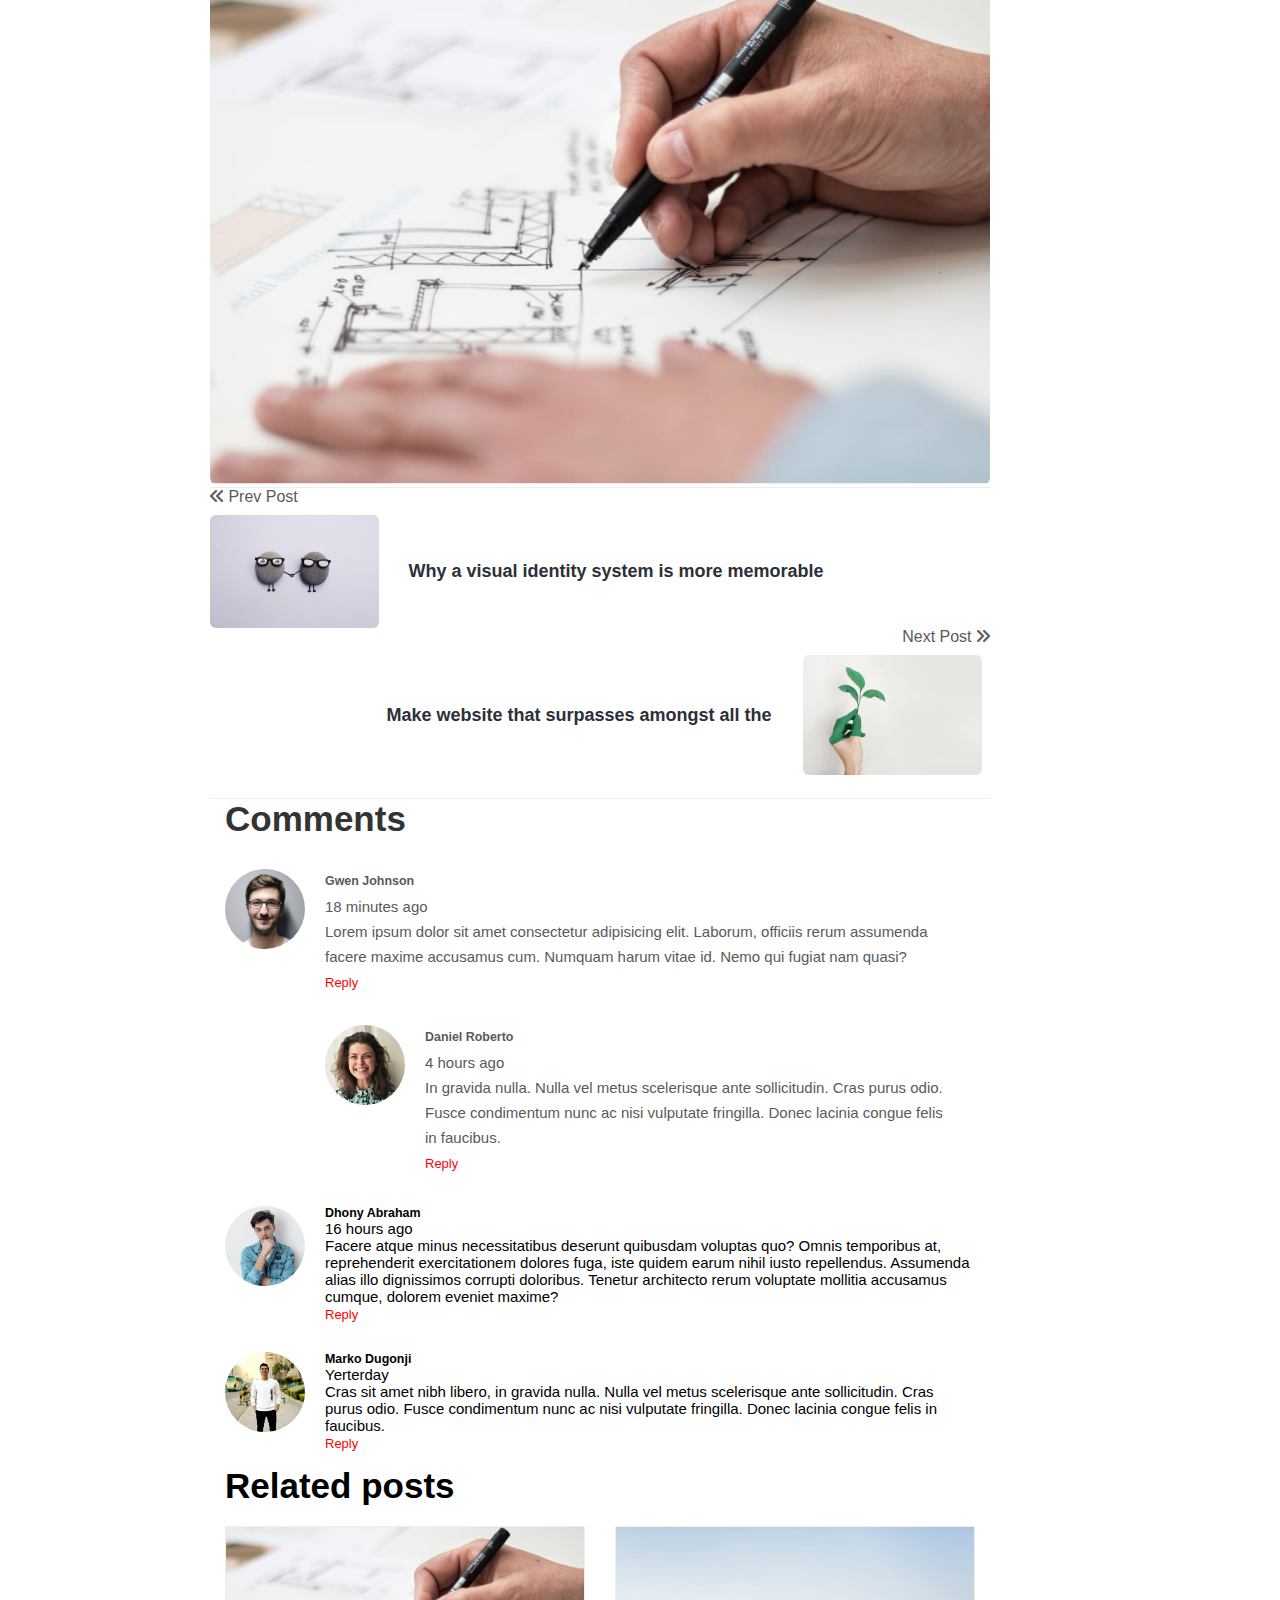
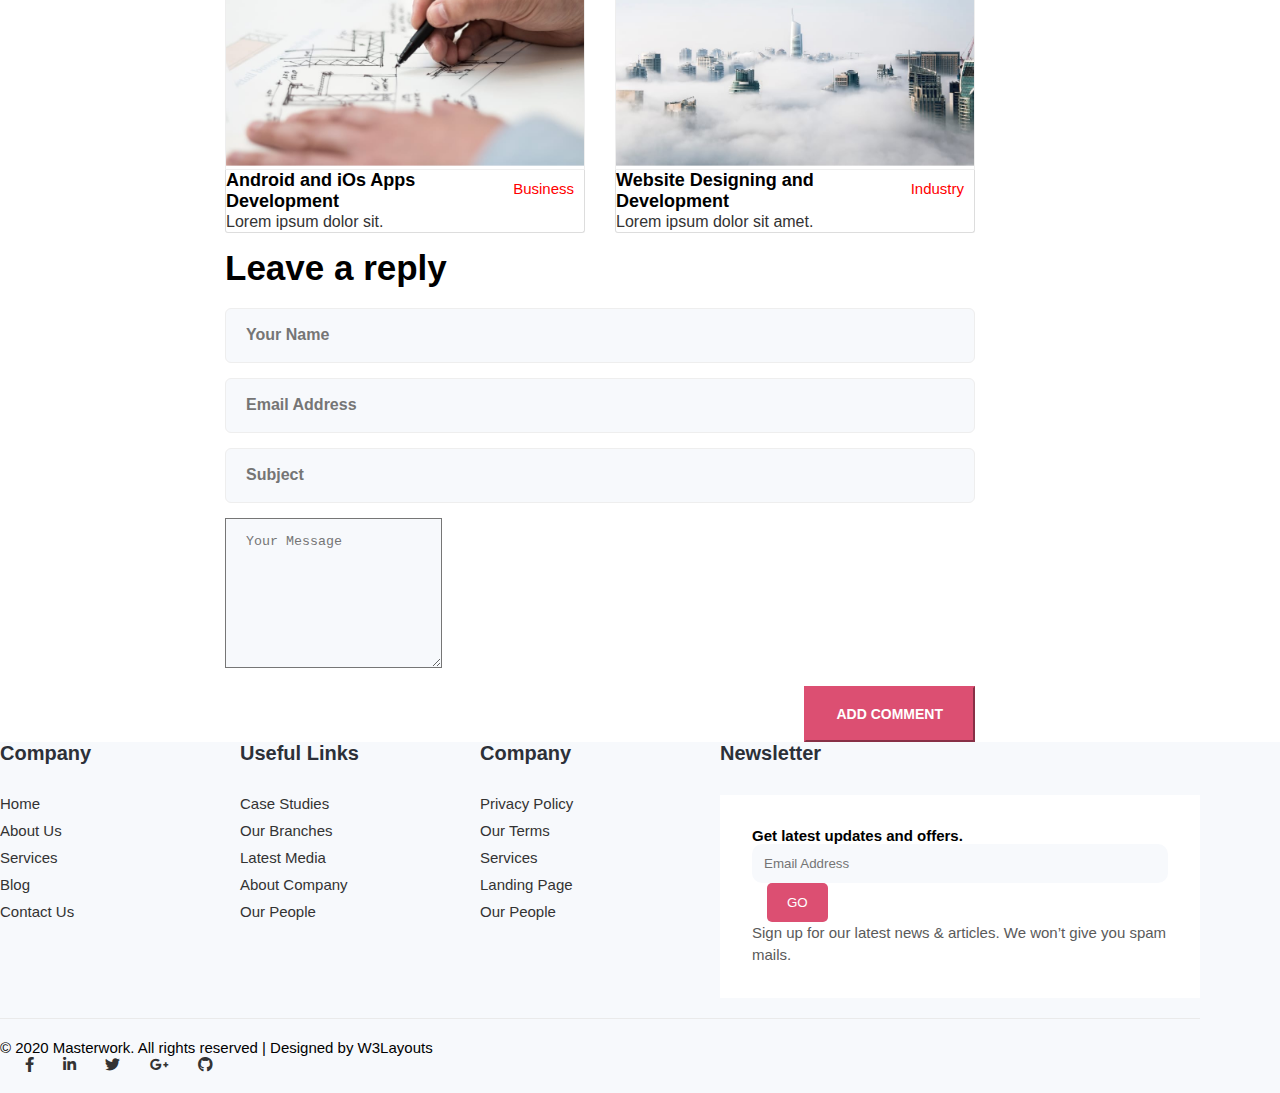
<file: single.html>
<!doctype html>
<html lang="en">

<head>
  <meta charset="UTF-8">
  <meta http-equiv="X-UA-Compatible" content="IE=edge">
  <meta name="viewport" content="width=device-width, initial-scale=1.0">
  <title>single</title>
  <link rel="stylesheet" href="https://cdnjs.cloudflare.com/ajax/libs/font-awesome/6.0.0/css/all.min.css">
  <link href="https://cdn.jsdelivr.net/npm/bootstrap@5.1.3/dist/css/bootstrap.min.css" rel="stylesheet"
    integrity="sha384-1BmE4kWBq78iYhFldvKuhfTAU6auU8tT94WrHftjDbrCEXSU1oBoqyl2QvZ6jIW3" crossorigin="anonymous">
  <link rel="stylesheet" href="./assets/owlcarousel/assets/owl.carousel.min.css">
  <link rel="stylesheet" href="./assets/owlcarousel/assets/owl.theme.default.min.css">
  <link rel="stylesheet" href="./assets/css/home.css">
  <link rel="stylesheet" href="./assets/css/reponsive-home.css">
  <link rel="stylesheet" href="./assets/css/single.css">
</head>

<body>
  <div class="main">
    <header class="header">
      <div class="container h-100 header_bg">
          <nav class="navbar navbar-expand-lg h-100">
              <div class="container-fluid px-0">
                  <a class="header_navbrand-link navbar-brand" href="#">
                      <i class="fa-regular fa-handshake"></i>
                      <span> Masterwork</span>
                  </a>
                  <button class="navbar-toggler btn_navbar py-2" type="button" data-bs-toggle="collapse"
                      data-bs-target="#navbarNavDropdown" aria-controls="navbarNavDropdown" aria-expanded="false"
                      aria-label="Toggle navigation">
                      <i class="fa-solid fa-bars"></i>
                  </button>
                  <div class="collapse navbar-collapse justify-content-end navsub_right" id="navbarNavDropdown">
                      <ul class="navbar-nav align-items-center">
                          <li class="nav-item">
                              <a class="nav-link active" aria-current="page" href="#">Home
                                  <div class="header_navsub-line"></div>
                              </a>
                          </li>
                          <li class="nav-item">
                              <a class="nav-link" href="./about.html">About
                                  <div class="header_navsub-line"></div>
                              </a>
                          </li>
                          <li class="nav-item">
                              <a class="nav-link" href="./service.html">Servies
                                  <div class="header_navsub-line"></div>
                              </a>
                          </li>
                          <li class="nav-item  dropdown">
                              <a class="nav-link dropdown-toggle" href="#" id="navbarDropdownMenuLink"
                                  role="button" data-bs-toggle="dropdown" aria-expanded="false">
                                  Pages
                                  <div class="header_navsub-line"></div>
                              </a>
                              <ul class="dropdown-menu navsub_pages" aria-labelledby="navbarDropdownMenuLink" >
                                  <div class="navsub_ribbon_top"></div>
                                  <li><a class="dropdown-item py-2" href="./home.html">Blog posts
                                          <div class="header_navsub-line"></div>
                                      </a></li>
                                  <li><a class="dropdown-item py-2" href="#">Blog single
                                          <div class="header_navsub-line"></div>
                                      </a></li>
                                  <li><a class="dropdown-item py-2" href="#">Landing page
                                          <div class="header_navsub-line"></div>
                                      </a></li>
                              </ul>
                          </li>
                          <li class="nav-item">
                              <a class="nav-link" href="./contact.html">Contact
                                  <div class="header_navsub-line"></div>
                              </a>
                          </li>

                          <li class="nav-item">
                              <a class="nav-link btn_header_navsub btn-primary" href="#">Schedule a Demo</a>
                          </li>
                      </ul>
                  </div>
              </div>
          </nav>

      </div>
  </header>
    <section class="right_sidebar">
      <div class="bg_right_sidebar d-flex flex-column align-items-center">
        <div class="item_right_sidebar py-4">
          <a href="">
            <i class="fa-solid fa-angles-right"></i>
          </a>
        </div>
        <div class="item_right_sidebar mb-3 btn btn_back">
          <a href="">
            <i class="fa-solid fa-arrow-left"></i>
            <span>Back</span>
          </a>
        </div>
        <div class="item_right_sidebar mb-3 btn">
          <a href="">
            <i class="fa-solid fa-download"></i>
            <span>Download</span>
          </a>
        </div>
        <div class="item_right_sidebar mb-3 btn">
          <a href="">
            <i class="fa-solid fa-cart-shopping"></i>
            <span>Buy</span>
          </a>
        </div>

      </div>
    </section>

    <!-- start -->
    <!-- <nav id="breadcrumbs" class="breadcrumbs">
  <div class="container page-wrapper">
    <a href="index.html">Home</a> » <span class="breadcrumb_last" aria-current="page">Single Post</span>
  </div>
</nav>
<div style="margin: 8px auto; display: block; text-align:center;"> -->
    <!---728x90--->
    <section class="w3l-blog-single py-5">
      <div class="container py-lg-3">
        <div class="d-grid-1">
          <div class="text">
            <label class="tag-label green">Masterwork</label>
            <h2 class="text-title">Tools for business startup to professional</h2>
            <ul class="blog-list">
              <li>
                <p><span class="fa fa-clock"></span> Jan 2020</p>
              </li>
              <li>
                <p><span class="fa fa-user"></span> By admin</p>
              </li>
              <li>
                <p><span class="fa fa-heart-o"></span> <strong>48</strong> likes</p>
              </li>
              <li>
                <p><span class="fa fa-comments-o"></span> <strong>12</strong> comments</p>
              </li>
            </ul>
          </div>
        </div>
        <div class="text-bg-image">
          <img src="./assets/img/pj3.jpg" alt="" class="img-fluid img-curve">
        </div>
        <div class="text-content-text">
          <div class="d-grid-2">
            <div class="text2">
              <p class="text2-text mt-3">It is a long established fact that a reader will be distracted by the readable
                content of a page when looking at its
                layout. The point of using Lorem Ipsum is that it has a more-or-less normal distribution of letters, as
                opposed to using 'Content here,
                content here', making it look like readable English. Lorem ipsum dolor sit amet consectetur, adipisicing
                elit. Repellat, hic
                reprehenderit
                eum cupiditate deleniti asperiores illum ad tenetur aliquam culpa fugit odit consequatur. Rerum illo
                accusantium aliquid quae adipisci fugiat sapiente delectus unde architecto. Tempore saepe maxime illo
                laborum obcaecati.</p>
              <div class="single-post-content-1 row mt-4 pt-2 no-gutters">
                <div class="col-md-4">
                  <img src="./assets/img/b1.jpg" class="img-fluid img-curve mt-3" alt="blog-post-image">
                </div>
                <div class="col-md-8">
                  <p class="mt-md-0 mt-4 ml-md-4 ml-0">Lorem ipsum dolor sit amet consectetur adipisicing elit. Dolorum
                    perspiciatis repellendus velit nam fuga asperiores nemo commodi enim corrupti est tenetur placeat
                    veritatis, dolores laborum illo, ducimus aut suscipit voluptate quo amet ratione magni nesciunt?
                    Fuga expedita earum veritatis optio dolorum deserunt eos. Non in temporibus similique quibusdam
                    nihil qui, consequatur, debitis ipsa aperiam dicta possimus itaque unde hic, voluptatum expedita.
                    Soluta laboriosam obcaecati provident officiis, quod rerum quas optio. </p>
                </div>
              </div>
              <p class="text2-text2">Lorem ipsum dolor sit amet, consectetur adipisicing elit. Nobis beatae ullam
                expedita. Ut explicabo minima fugit ipsum sapiente fuga et facere est autem iste ducimus totam accusamus
                quasi distinctio, excepturi voluptatum harum porro nostrum nemo iusto culpa expedita cupiditate omnis.
                Animi iusto officiis at voluptates vel laboriosam eum error voluptas.</p>
            </div>
          </div>
        </div>
      </div>
    </section>
  </div>
  <!-- text -->
  <section class="blog-single">
    <div class="w3l-text-styles-33_sur">
      <div class="container">
        <div class="text-styles-top-33">
          <blockquote class="blockquote mb-5">
            <q class="mb-3 d-block">Success is not final; failure is not fatal: it is the courage to continue that
              counts. </q>
            <footer class="blockquote-footer"> Winston Churchill</footer>
          </blockquote>
        </div>
      </div>
    </div>
  </section>


  <section class="w3l-blog-single3">
    <div class="text-element-9">
      <div class="container">
        <div class="d-grid grid-text-9">
          <div class="right-text-9">
            <h4 class="text-head-text-9"><a href="#text">Corporate, Business &amp; Digital Agency Lorem ipsum dolor sit
                amet consectetur.</a></h4>
            <h5 class="sub-head-text-9">It is a long established fact that a reader will be distracted by the readable
              content of a page when looking at its layout. The point of using Lorem Ipsum is that it has a more-or-less
              normal distribution of letters, as opposed to using 'Content here, content here', making it look like
              readable English.</h5>
            <p class="sub-para">Lorem ipsum dolor sit amet consectetur adipisicing elit. Fugiat nam, quos facere dolor
              repellendus odio. Voluptatum provident quasi necessitatibus laboriosam alias dicta quis voluptate minus
              minima dolorum quod, quaerat modi veritatis libero! Culpa facilis enim optio veniam voluptas. Laudantium
              explicabo optio quam ea deleniti odio totam adipisci illo, enim quos corrupti. Animi labore natus at quas
              laborum. Soluta, nam molestiae.</p>
            <p class="sub-para">Lorem ipsum dolor sit amet consectetur adipisicing elit. Provident, tenetur amet.
              Quibusdam nemo aut ut non aliquam nam est quae aspernatur repellendus illo id earum ipsa debitis saepe
              maiores quasi voluptate, sunt reiciendis voluptatibus veniam pariatur? Tempore laudantium libero adipisci.
            </p>
            <div class="single-post-content-1 row mt-4 pt-2 no-gutters">
              <div class="col-md-4">
                <img src="assets/img/bg-cloud.jpg" class="img-fluid img-curve mt-3" alt="blog-post-image">
              </div>
              <div class="col-md-8">
                <p class="mt-md-0 mt-4 ml-md-4 ml-0">Lorem ipsum dolor sit amet, consectetur adipisicing elit. Animi
                  necessitatibus error dolore dolorem, aut possimus libero saepe doloremque sequi consequatur non
                  veritatis velit amet eligendi dolorum aspernatur sit laudantium quidem enim minima totam, ratione
                  sunt? Quis esse laborum magnam dolorem excepturi fuga consequatur a cumque incidunt aspernatur, quod
                  laudantium sunt assumenda labore. Adipisci deserunt animi reiciendis reprehenderit quam assumenda
                  similique rem dolor aliquid debitis, molestiae perspiciatis voluptates neque, voluptatum impedit. </p>
              </div>
            </div>
            <div class="single-post-content-1 row mt-5 pt-2 no-gutters">
              <div class="col-md-8">
                <p class="mb-md-0 mt-4 mb-4 mr-4">Lorem, ipsum dolor sit amet consectetur adipisicing elit. Praesentium,
                  qui? Saepe necessitatibus hic, nemo eveniet tempore perspiciatis quo nisi tenetur nesciunt delectus
                  animi aperiam dolore fugiat, minus veniam. Expedita provident qui quia voluptas doloremque sed ex
                  possimus dolores ea, quos enim facilis autem vel asperiores beatae quidem eaque! Nihil veritatis quo,
                  fugit eligendi magnam officia hic libero iure amet consequatur sit qui asperiores inventore
                  temporibus!</p>
              </div>
              <div class="col-md-4">
                <img src="assets/img/b3.jpg" class="img-fluid img-curve mt-3" alt="blog-post-image">
              </div>
            </div>

            <nav class="post-navigation row mt-5 py-4">
              <div class="post-prev col-6 pr-sm-5">
                <span class="nav-title">
                  <span class="fa fa-angle-double-left"></span> Prev Post </span>
                <a href="#url" rel="prev" class="posts-view posts-view-left">
                  <img src="./assets/img/rock-about.jpg" class="img-fluid postimg d-none d-md-block">
                  <label>Why a visual identity system is more memorable</label>
                </a>
              </div>
              <div class="post-next col-6 pl-sm-5 text-right">
                <span class="nav-title">
                  Next Post <span class="fa fa-angle-double-right"></span> </span>
                <a href="#url" rel="next" class="posts-view posts-view-right">
                  <label>Make website that surpasses amongst all the</label>
                  <img src="assets/img/pj2.jpg" class="img-fluid postimg d-none d-md-block">
                </a>
              </div>
            </nav>

          </div>
        </div>
      </div>
    </div>
  </section>

  <!--  -->
  <section class="w3l-blog-single4">
    <div class="text-styles-30_sur py-5">
      <div class="container py-lg-3">
        <div class="text-styles-top-30">
          <h3>Comments</h3>
          <div class="media mt-4">
            <div class="img-circle">
              <img src="assets/img/team5.jpg" class="mr-3" alt="...">
            </div>
            <div class="media-body">
              <h5 class="mt-0">Gwen Johnson</h5>
              <span class="time">18 minutes ago</span>
              <p>Lorem ipsum dolor sit amet consectetur adipisicing elit. Laborum, officiis rerum assumenda facere
                maxime accusamus cum. Numquam harum vitae id. Nemo qui fugiat nam quasi?</p>
              <a href="#reply-form" class="reply">Reply</a>

              <div class="media mt-3">
                <a class="" href="#">
                  <div class="img-circle img-circle-sm">
                    <img src="assets/img/team6.jpg" class="mr-3" alt="...">
                  </div>
                </a>
                <div class="media-body">
                  <h5 class="mt-0">Daniel Roberto</h5>
                  <span class="time">4 hours ago</span>
                  <p>In gravida nulla. Nulla vel metus scelerisque ante sollicitudin. Cras purus odio. Fusce condimentum
                    nunc ac nisi vulputate
                    fringilla. Donec lacinia congue felis in faucibus.</p>
                  <a href="#reply-form" class="reply">Reply</a>
                </div>
              </div>
            </div>
          </div>


          <div class="media mt-5">
            <div class="img-circle">
              <img src="assets/img/team1.jpg" class="mr-3" alt="...">
            </div>
            <div class="media-body">
              <h5 class="mt-0">Dhony Abraham</h5>
              <span class="time">16 hours ago</span>
              <p>Facere atque minus necessitatibus deserunt quibusdam voluptas quo? Omnis temporibus at, reprehenderit
                exercitationem dolores fuga, iste quidem earum nihil iusto repellendus. Assumenda alias illo dignissimos
                corrupti doloribus. Tenetur architecto rerum voluptate mollitia accusamus cumque, dolorem eveniet
                maxime?</p>
              <a href="#reply-form" class="reply">Reply</a>
            </div>
          </div>


          <div class="media mt-5">
            <div class="img-circle">
              <img src="assets/img/team2.jpg" class="mr-3" alt="...">
            </div>
            <div class="media-body">
              <h5 class="mt-0">Marko Dugonji</h5>
              <span class="time">Yerterday</span>
              <p>Cras sit amet nibh libero, in gravida nulla. Nulla vel metus scelerisque ante sollicitudin. Cras purus
                odio. Fusce condimentum nunc
                ac
                nisi vulputate fringilla. Donec lacinia congue felis in faucibus.</p>
              <a href="#reply-form" class="reply">Reply</a>
            </div>
          </div>
          <!--  -->
          <section class="w3l-blog-single5">
            <div class="grid-main py-3">
              <div class="container">
                <div class="horizontal-align">
                  <div class="grids-titles">
                    <h3 class="grids-title">Related posts</h3>
                  </div>
                  <div class="row">
                    <div class="col-sm-6">
                      <div class="grid-column">
                        <div class="card card-style">
                          <a href="#url"><img class="card-img-top" src="assets/img/b3.jpg" alt="Card image"></a>
                        </div>
                        <div class="card-body">
                          <div class="card-grid">
                            <div class="card-grid-column1">
                              <a href="#url">
                                <h4 class="card-title">Android and iOs Apps Development</h4>
                              </a>
                              <p class="card-text">Lorem ipsum dolor sit.</p>
                            </div>
                            <div class="card-grid-column2">
                              <p class="image-caption">Business</p>
                            </div>
                          </div>
                        </div>
                      </div>
                    </div>
                    <div class="col-sm-6 mt-sm-0 mt-5">
                      <div class="grid-column">
                        <div class="card card-style">
                          <a href="#url"><img class="card-img-top" src="assets/img/bg-cloud.jpg" alt="Card image"></a>
                        </div>
                        <div class="card-body">
                          <div class="card-grid">
                            <div class="card-grid-column1">
                              <a href="#url">
                                <h4 class="card-title">Website Designing and Development</h4>
                              </a>
                              <p class="card-text">Lorem ipsum dolor sit amet.</p>
                            </div>
                            <div class="card-grid-column2">
                              <p class="image-caption">Industry</p>
                            </div>
                          </div>
                        </div>
                      </div>
                    </div>
                  </div>
                </div>
              </div>
            </div>
          </section>






        </div>
      </div>
    </div>
  </section>
  <!--  -->
  <section class="w3l-blog-single6" id="reply-form">
    <div class="form-29 py-5">
      <div class="container pb-lg-3">
        <div class="form-main-cont-29">
          <div class="content-29-form align-center">
            <h3 class="title-cont-foem29">Leave a reply</h3>
            <form action="#" method="post" class="w3l-forms-29-form">
              <div class="">
                <input type="text" class="form-control" name="name" placeholder="Your Name">
              </div>
              <div class="">
                <input type="email" class="form-control" name="email" placeholder="Email Address">
              </div>
              <div class="">
                <input type="text" class="form-control" name="subject" placeholder="Subject">
              </div>
              <div>
                <textarea class="contact-textarea form-control" placeholder="Your Message"></textarea>
              </div>
              <div class="text-right mt-3">
                <button type="submit" class="btn btn-primary theme-button">Add Comment</button>


              </div>
            </form>
          </div>
        </div>
      </div>
    </div>
  </section>
























  <footer class="footer">

    <section class="footer_contact py-5">
      <div class="container bg_footer_contact">
        <div class="company">
          <h3>Company</h3>
          <ul class="ps-0">
            <li>
              <a href="">Home</a>
            </li>
            <li>
              <a href="">About Us</a>
            </li>
            <li>
              <a href="">Services</a>
            </li>
            <li>
              <a href="">Blog</a>
            </li>
            <li>
              <a href="">Contact Us</a>
            </li>
          </ul>
        </div>

        <div class="links">
          <h3>Useful Links</h3>
          <ul class="ps-0">
            <li>
              <a href="">Case Studies</a>
            </li>
            <li>
              <a href="">Our Branches</a>
            </li>
            <li>
              <a href="">Latest Media</a>
            </li>
            <li>
              <a href="">About Company</a>
            </li>
            <li>
              <a href="">Our People</a>
            </li>
          </ul>
        </div>

        <div class="services">
          <h3>Company</h3>
          <ul class="ps-0">
            <li>
              <a href="">Privacy Policy</a>
            </li>
            <li>
              <a href="">Our Terms</a>
            </li>
            <li>
              <a href="">Services</a>
            </li>
            <li>
              <a href="">Landing Page</a>
            </li>
            <li>
              <a href="">Our People</a>
            </li>
          </ul>
        </div>

        <div class="newsletter">
          <h3>Newsletter</h3>
          <div class="container_form rounded">
            <h4 class="mb-4">Get latest updates and offers.</h4>
            <form class=" mb-2 d-flex " action="" method="post">
              <input type="email" name="email" placeholder="Email Address">
              <button type="submit">GO</button>
            </form>
            <p>Sign up for our latest news & articles. We won’t give you spam mails.</p>
          </div>
        </div>
      </div>
    </section>
    <section class="footer_social">
      <div class="container d-flex justify-content-between">
        <p class="text-center">© 2020 Masterwork. All rights reserved | Designed by W3Layouts</p>
        <div class="social_icon_footer">
          <a href="">
            <i class="fa-brands fa-facebook-f"></i>
          </a>
          <a href="">
            <i class="fa-brands fa-linkedin-in"></i>
          </a>
          <a href="">
            <i class="fa-brands fa-twitter"></i>
          </a>
          <a href="">
            <i class="fa-brands fa-google-plus-g"></i>
          </a>
          <a href="">
            <i class="fa-brands fa-github"></i>
          </a>
        </div>
      </div>
    </section>
  </footer>

  </div>


</body>

</html>
</file>
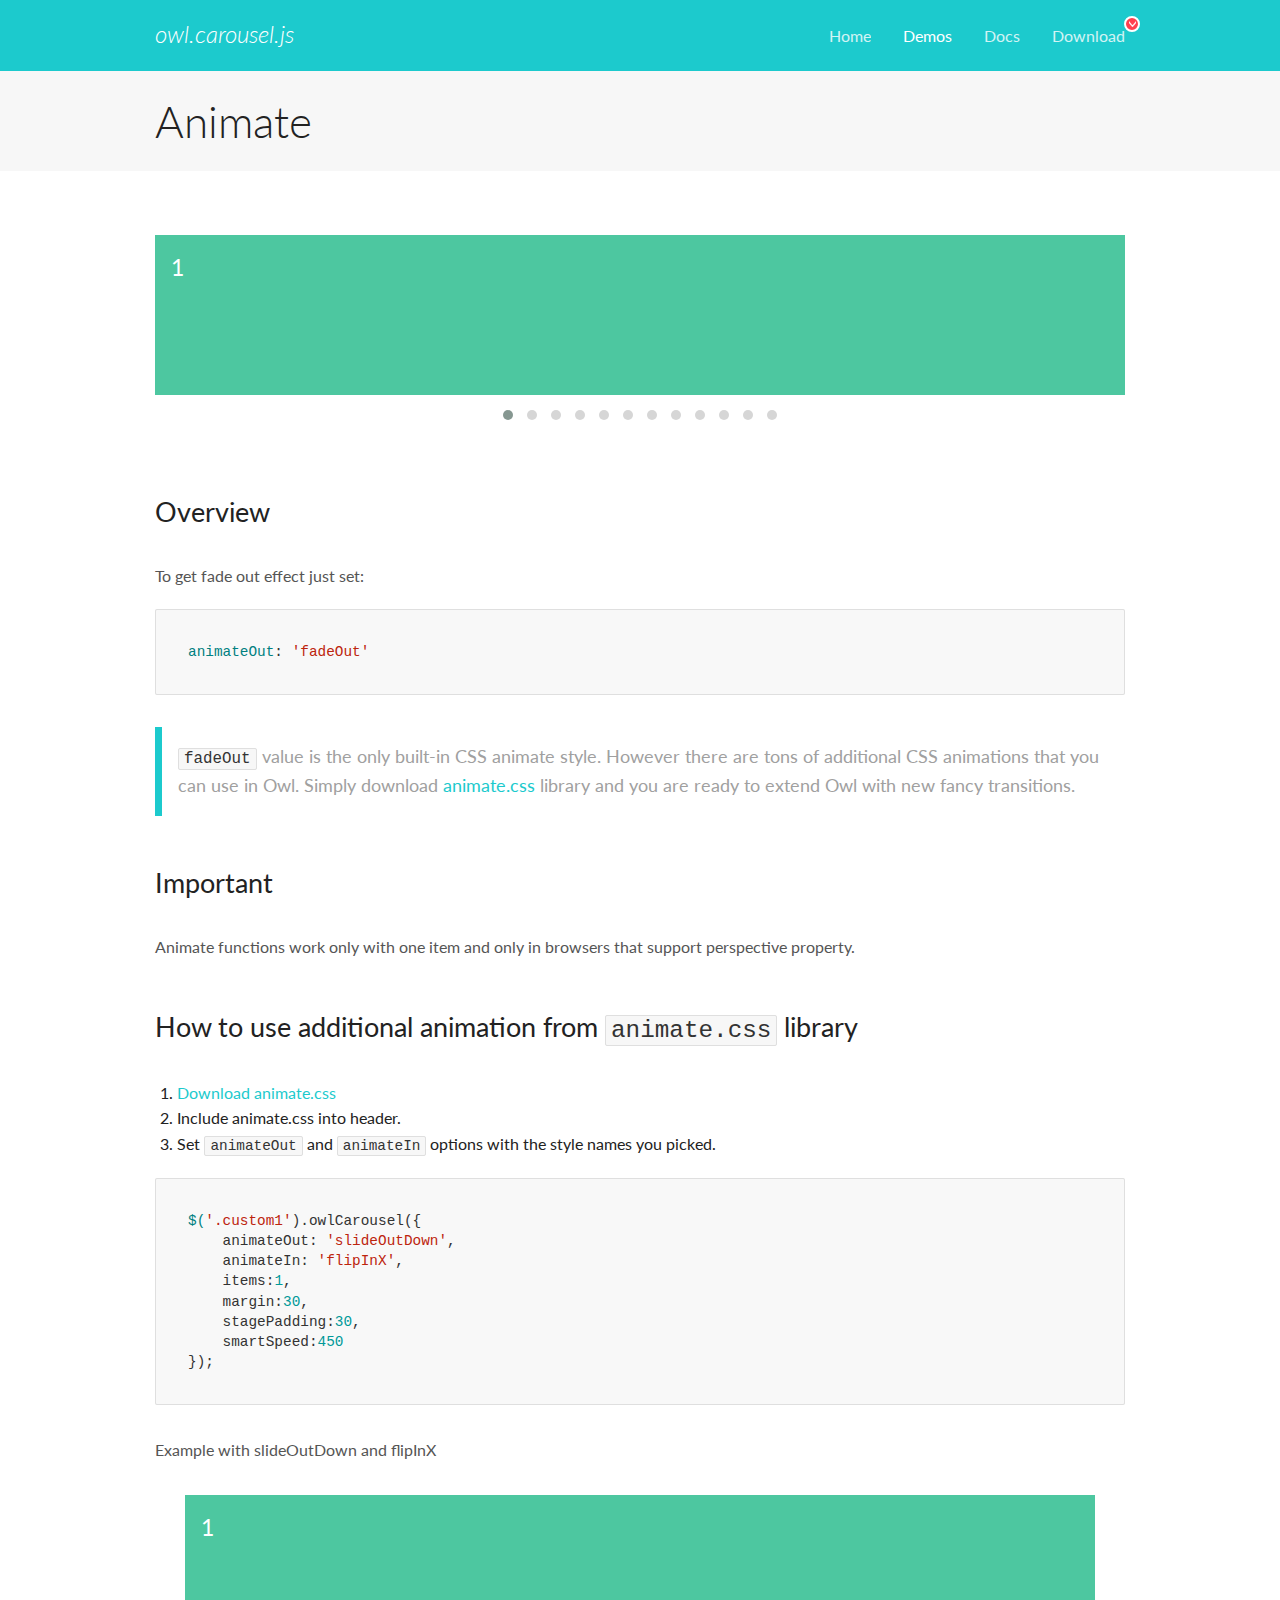
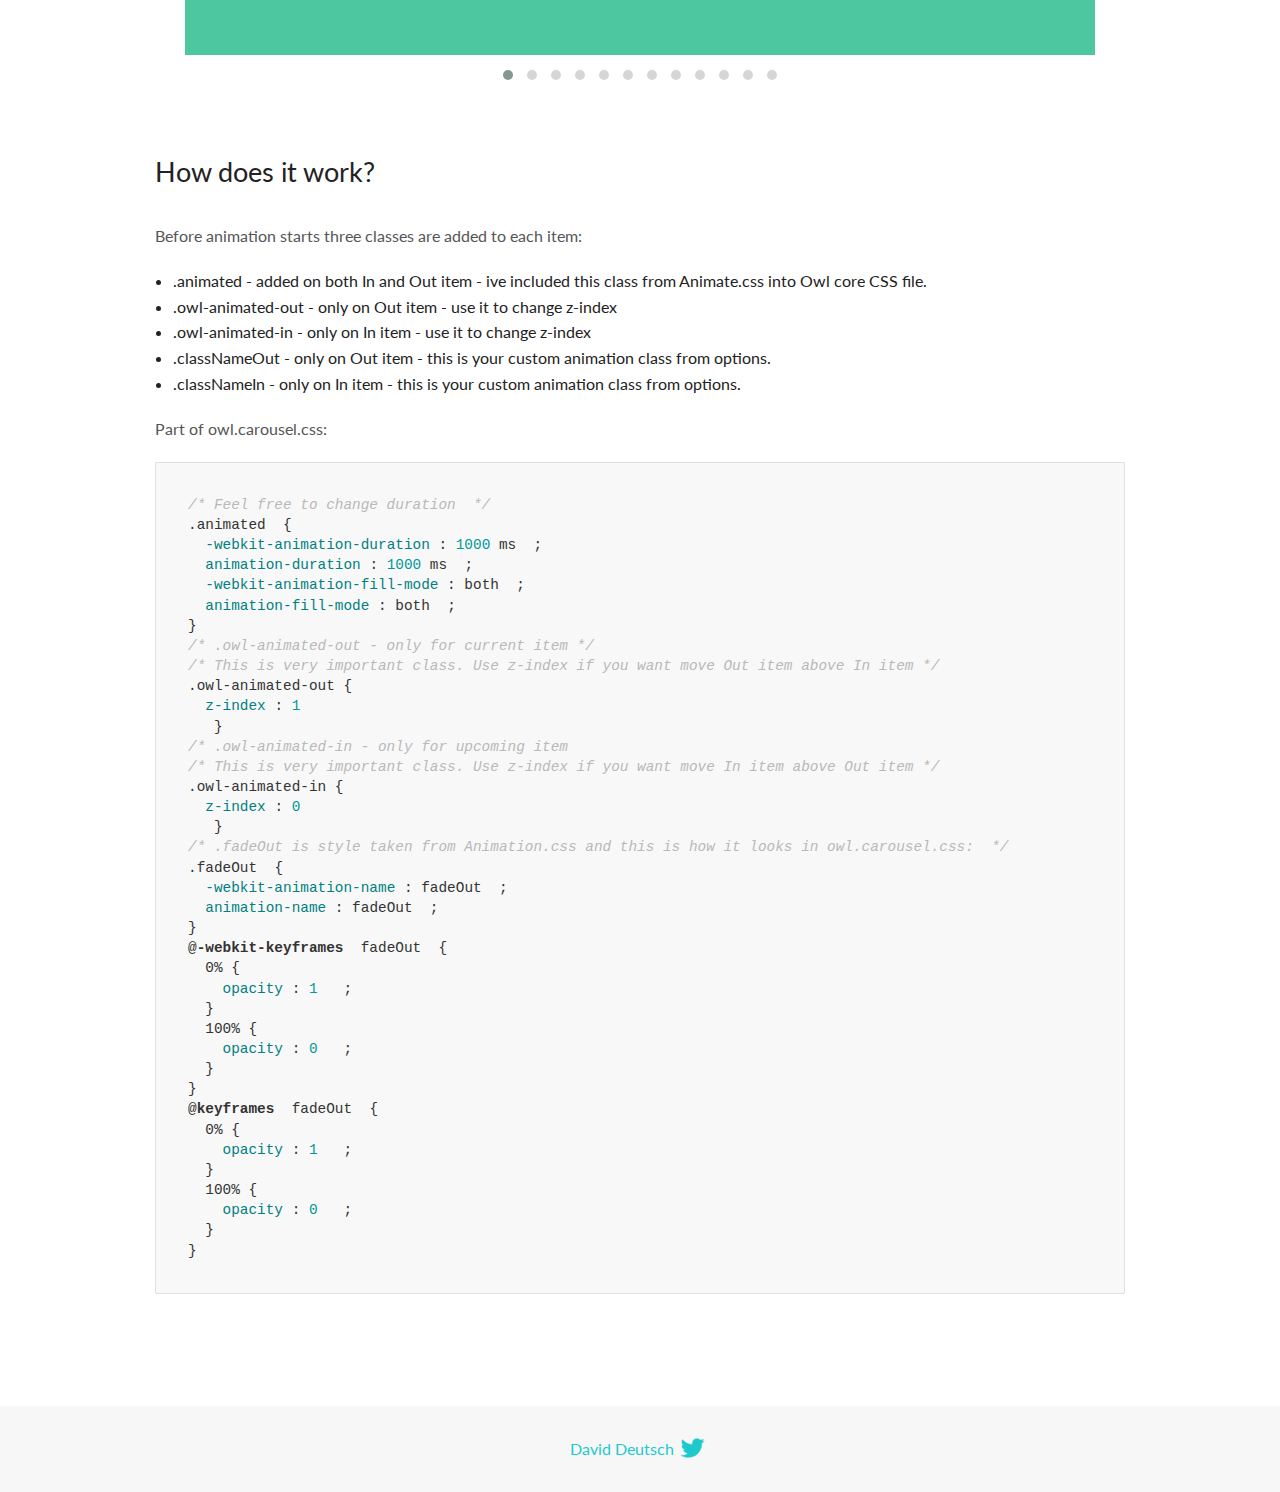
<file: assets/OwlCarousel2-2.3.4/docs/demos/animate.html>
<!DOCTYPE html>
<html lang="en">
  <head>

    <!-- head -->
    <meta charset="utf-8">
    <meta name="msapplication-tap-highlight" content="no" />
    <meta name="viewport" content="width=device-width, initial-scale=1.0" />
    <meta name="description" content="Animate carousel">
    <meta name="author" content="David Deutsch">
    <title>
      Animate Demo | Owl Carousel | 2.3.4
    </title>

    <!-- Stylesheets -->
    <link href='https://fonts.googleapis.com/css?family=Lato:300,400,700,400italic,300italic' rel='stylesheet' type='text/css'>
    <link rel="stylesheet" href="../assets/css/docs.theme.min.css">

    <!-- Owl Stylesheets -->
    <link rel="stylesheet" href="../assets/owlcarousel/assets/owl.carousel.min.css">
    <link rel="stylesheet" href="../assets/owlcarousel/assets/owl.theme.default.min.css">

    <!-- HTML5 shim and Respond.js IE8 support of HTML5 elements and media queries -->

    <!--[if lt IE 9]>
      <script src="https://oss.maxcdn.com/libs/html5shiv/3.7.0/html5shiv.js"></script>
      <script src="https://oss.maxcdn.com/libs/respond.js/1.3.0/respond.min.js"></script>
    <![endif]-->

    <!-- Favicons -->
    <link rel="apple-touch-icon-precomposed" sizes="144x144" href="../assets/ico/apple-touch-icon-144-precomposed.png">
    <link rel="shortcut icon" href="../assets/ico/favicon.png">
    <link rel="shortcut icon" href="favicon.ico">

    <!-- Yeah i know js should not be in header. Its required for demos.-->

    <!-- javascript -->
    <script src="../assets/vendors/jquery.min.js"></script>
    <script src="../assets/owlcarousel/owl.carousel.js"></script>
  </head>
  <body>

    <!-- header -->
    <header class="header">
      <div class="row">
        <div class="large-12 columns">
          <div class="brand left">
            <h3>
              <a href="/OwlCarousel2/">owl.carousel.js</a> 
            </h3>
          </div>
          <a id="toggle-nav" class="right">
            <span></span> <span></span> <span></span> 
          </a> 
          <div class="nav-bar">
            <ul class="clearfix">
              <li> <a href="/OwlCarousel2/index.html">Home</a>  </li>
              <li class="active">
                <a href="/OwlCarousel2/demos/demos.html">Demos</a> 
              </li>
              <li> <a href="/OwlCarousel2/docs/started-welcome.html">Docs</a>  </li>
              <li>
                <a href="https://github.com/OwlCarousel2/OwlCarousel2/archive/2.3.4.zip">Download</a> 
                <span class="download"></span> 
              </li>
            </ul>
          </div>
        </div>
      </div>
    </header>

    <!-- title -->
    <section class="title">
      <div class="row">
        <div class="large-12 columns">
          <h1>Animate</h1>
        </div>
      </div>
    </section>

    <!--  Demos -->
    <section id="demos">
      <div class="row">
        <div class="large-12 columns">
          <div class="fadeOut owl-carousel owl-theme">
            <div class="item">
              <h4>1</h4>
            </div>
            <div class="item">
              <h4>2</h4>
            </div>
            <div class="item">
              <h4>3</h4>
            </div>
            <div class="item">
              <h4>4</h4>
            </div>
            <div class="item">
              <h4>5</h4>
            </div>
            <div class="item">
              <h4>6</h4>
            </div>
            <div class="item">
              <h4>7</h4>
            </div>
            <div class="item">
              <h4>8</h4>
            </div>
            <div class="item">
              <h4>9</h4>
            </div>
            <div class="item">
              <h4>10</h4>
            </div>
            <div class="item">
              <h4>11</h4>
            </div>
            <div class="item">
              <h4>12</h4>
            </div>
          </div>
          <h3 id="overview">Overview</h3>
          <p>To get fade out effect just set:</p>
          <pre><code>animateOut: &#39;fadeOut&#39;</code></pre>
          <blockquote>
            <p><code>fadeOut</code> value is the only built-in CSS animate style. However there are tons of additional CSS animations that you can use in Owl. Simply download
              <a href="https://daneden.github.io/animate.css/">animate.css</a>  library and you are ready to extend Owl with new fancy transitions.</p>
          </blockquote>
          <h3 id="important">Important</h3>
          <p>Animate functions work only with one item and only in browsers that support perspective property.</p>
          <h3 id="how-to-use-additional-animation-from-animate-css-library">How to use additional animation from <code>animate.css</code> library</h3>
          <ol>
            <li> <a href="https://daneden.github.io/animate.css/">Download animate.css</a>  </li>
            <li>Include animate.css into header.</li>
            <li>Set <code>animateOut</code> and <code>animateIn</code> options with the style names you picked.</li>
          </ol>
          <pre><code>$(&#39;.custom1&#39;).owlCarousel({
    animateOut: &#39;slideOutDown&#39;,
    animateIn: &#39;flipInX&#39;,
    items:1,
    margin:30,
    stagePadding:30,
    smartSpeed:450
});</code></pre>
          <p>Example with slideOutDown and flipInX</p>
          <div class="custom1 owl-carousel owl-theme">
            <div class="item">
              <h4>1</h4>
            </div>
            <div class="item">
              <h4>2</h4>
            </div>
            <div class="item">
              <h4>3</h4>
            </div>
            <div class="item">
              <h4>4</h4>
            </div>
            <div class="item">
              <h4>5</h4>
            </div>
            <div class="item">
              <h4>6</h4>
            </div>
            <div class="item">
              <h4>7</h4>
            </div>
            <div class="item">
              <h4>8</h4>
            </div>
            <div class="item">
              <h4>9</h4>
            </div>
            <div class="item">
              <h4>10</h4>
            </div>
            <div class="item">
              <h4>11</h4>
            </div>
            <div class="item">
              <h4>12</h4>
            </div>
          </div>
          <h3 id="how-does-it-work-">How does it work?</h3>
          <p>Before animation starts three classes are added to each item:</p>
          <ul>
            <li>.animated - added on both In and Out item - ive included this class from Animate.css into Owl core CSS file.</li>
            <li>.owl-animated-out - only on Out item - use it to change z-index</li>
            <li>.owl-animated-in - only on In item - use it to change z-index</li>
            <li>.classNameOut - only on Out item - this is your custom animation class from options.</li>
            <li>.classNameIn - only on In item - this is your custom animation class from options.</li>
          </ul>
          <p>Part of owl.carousel.css:</p>
          <pre><code class="language-css"><span class="comment">/* Feel free to change duration  */</span> 
<span class="class">.animated</span>  <span class="rules">{
  <span class="rule"><span class="attribute">-webkit-animation-duration</span> :<span class="value"> <span class="number">1000</span> ms</span> </span> ;
  <span class="rule"><span class="attribute">animation-duration</span> :<span class="value"> <span class="number">1000</span> ms</span> </span> ;
  <span class="rule"><span class="attribute">-webkit-animation-fill-mode</span> :<span class="value"> both</span> </span> ;
  <span class="rule"><span class="attribute">animation-fill-mode</span> :<span class="value"> both</span> </span> ;
<span class="rule">}</span> </span> 
<span class="comment">/* .owl-animated-out - only for current item */</span> 
<span class="comment">/* This is very important class. Use z-index if you want move Out item above In item */</span> 
<span class="class">.owl-animated-out</span> <span class="rules">{
  <span class="rule"><span class="attribute">z-index</span> :<span class="value"> <span class="number">1</span> 
</span> </span> </span> }
<span class="comment">/* .owl-animated-in - only for upcoming item
/* This is very important class. Use z-index if you want move In item above Out item */</span> 
<span class="class">.owl-animated-in</span> <span class="rules">{
  <span class="rule"><span class="attribute">z-index</span> :<span class="value"> <span class="number">0</span> 
</span> </span> </span> }
<span class="comment">/* .fadeOut is style taken from Animation.css and this is how it looks in owl.carousel.css:  */</span> 
<span class="class">.fadeOut</span>  <span class="rules">{
  <span class="rule"><span class="attribute">-webkit-animation-name</span> :<span class="value"> fadeOut</span> </span> ;
  <span class="rule"><span class="attribute">animation-name</span> :<span class="value"> fadeOut</span> </span> ;
<span class="rule">}</span> </span> 
<span class="at_rule">@<span class="keyword">-webkit-keyframes</span>  fadeOut </span> {
  0% <span class="rules">{
    <span class="rule"><span class="attribute">opacity</span> :<span class="value"> <span class="number">1</span> </span> </span> ;
  <span class="rule">}</span> </span> 
  100% <span class="rules">{
    <span class="rule"><span class="attribute">opacity</span> :<span class="value"> <span class="number">0</span> </span> </span> ;
  <span class="rule">}</span> </span> 
}
<span class="at_rule">@<span class="keyword">keyframes</span>  fadeOut </span> {
  0% <span class="rules">{
    <span class="rule"><span class="attribute">opacity</span> :<span class="value"> <span class="number">1</span> </span> </span> ;
  <span class="rule">}</span> </span> 
  100% <span class="rules">{
    <span class="rule"><span class="attribute">opacity</span> :<span class="value"> <span class="number">0</span> </span> </span> ;
  <span class="rule">}</span> </span> 
}</code></pre>
          <link rel="stylesheet" href="../assets/css/animate.css">
          <script>
            jQuery(document).ready(function($) {
              $('.fadeOut').owlCarousel({
                items: 1,
                animateOut: 'fadeOut',
                loop: true,
                margin: 10,
              });
              $('.custom1').owlCarousel({
                animateOut: 'slideOutDown',
                animateIn: 'flipInX',
                items: 1,
                margin: 30,
                stagePadding: 30,
                smartSpeed: 450
              });
            });
          </script>
        </div>
      </div>
    </section>

    <!-- footer -->
    <footer class="footer">
      <div class="row">
        <div class="large-12 columns">
          <h5>
            <a href="/OwlCarousel2/docs/support-contact.html">David Deutsch</a> 
            <a id="custom-tweet-button" href="https://twitter.com/share?url=https://github.com/OwlCarousel2/OwlCarousel2&text=Owl Carousel - This is so awesome! " target="_blank"></a> 
          </h5>
        </div>
      </div>
    </footer>

    <!-- vendors -->
    <script src="../assets/vendors/highlight.js"></script>
    <script src="../assets/js/app.js"></script>
  </body>
</html>
</file>
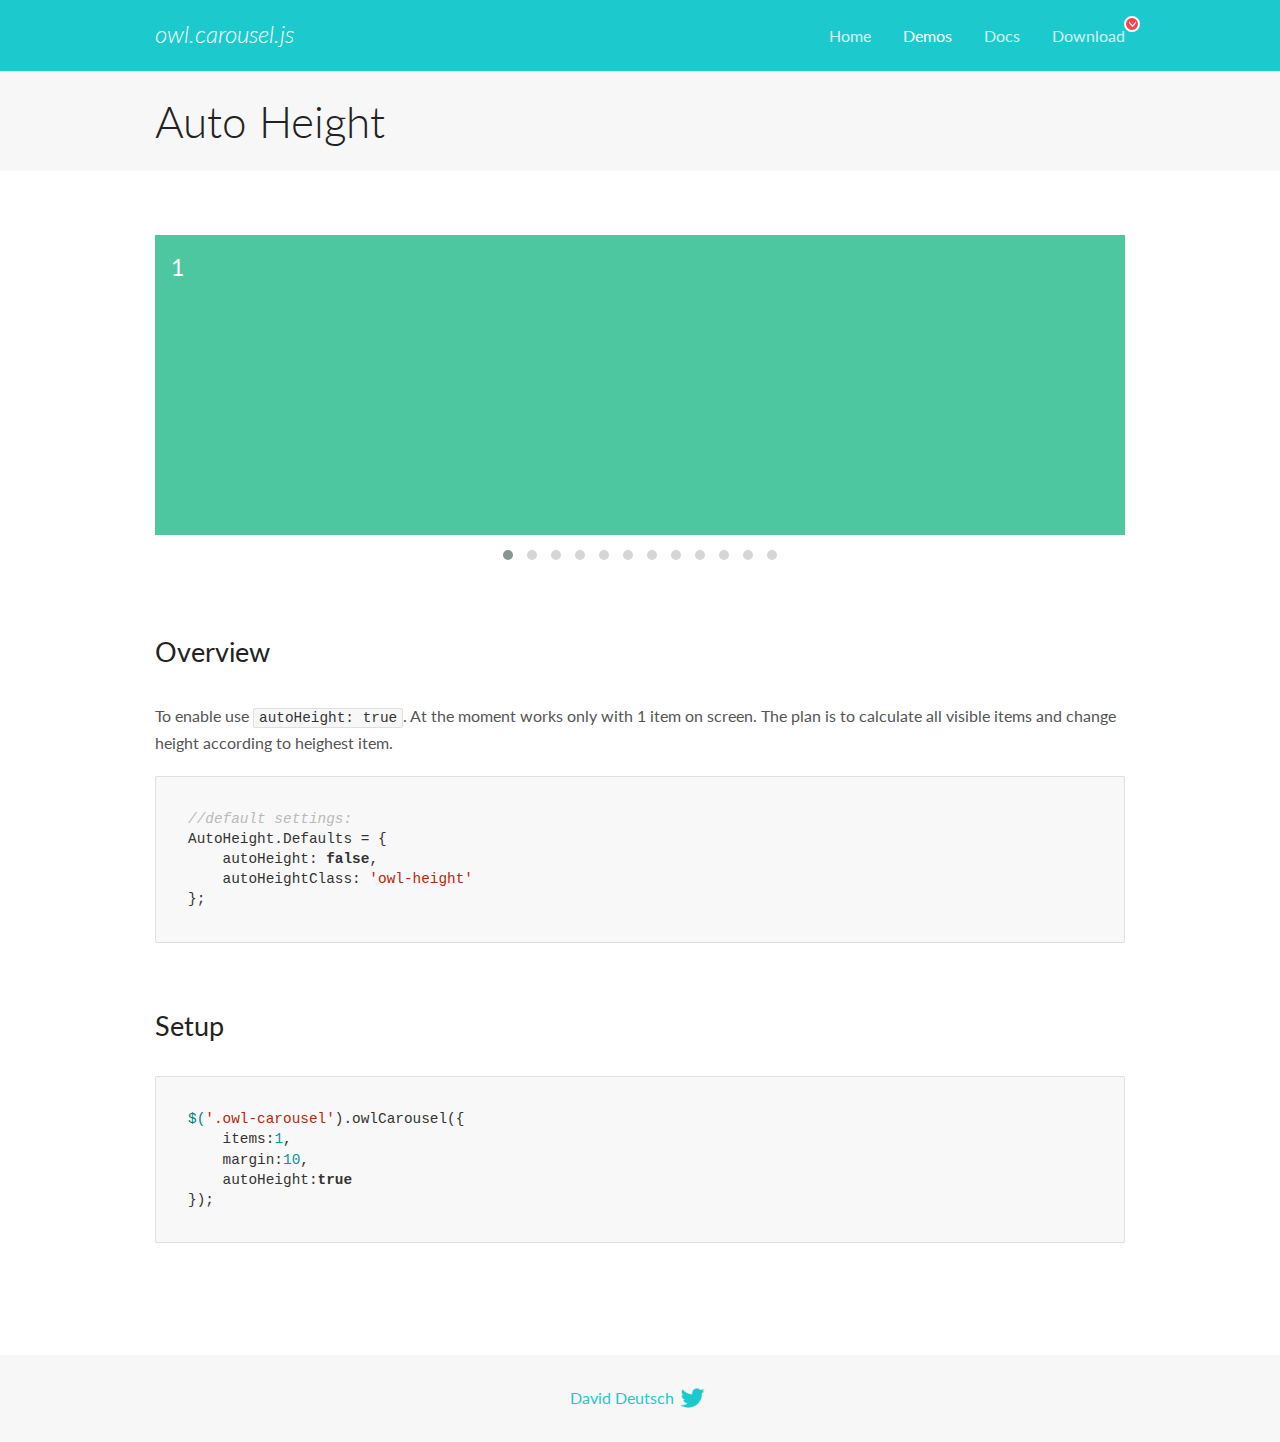
<file: assets/OwlCarousel2-2.3.4/docs/demos/autoheight.html>
<!DOCTYPE html>
<html lang="en">
  <head>

    <!-- head -->
    <meta charset="utf-8">
    <meta name="msapplication-tap-highlight" content="no" />
    <meta name="viewport" content="width=device-width, initial-scale=1.0" />
    <meta name="description" content="autoHeight usage demo">
    <meta name="author" content="David Deutsch">
    <title>
      Auto Height Demo | Owl Carousel | 2.3.4
    </title>

    <!-- Stylesheets -->
    <link href='https://fonts.googleapis.com/css?family=Lato:300,400,700,400italic,300italic' rel='stylesheet' type='text/css'>
    <link rel="stylesheet" href="../assets/css/docs.theme.min.css">

    <!-- Owl Stylesheets -->
    <link rel="stylesheet" href="../assets/owlcarousel/assets/owl.carousel.min.css">
    <link rel="stylesheet" href="../assets/owlcarousel/assets/owl.theme.default.min.css">

    <!-- HTML5 shim and Respond.js IE8 support of HTML5 elements and media queries -->

    <!--[if lt IE 9]>
      <script src="https://oss.maxcdn.com/libs/html5shiv/3.7.0/html5shiv.js"></script>
      <script src="https://oss.maxcdn.com/libs/respond.js/1.3.0/respond.min.js"></script>
    <![endif]-->

    <!-- Favicons -->
    <link rel="apple-touch-icon-precomposed" sizes="144x144" href="../assets/ico/apple-touch-icon-144-precomposed.png">
    <link rel="shortcut icon" href="../assets/ico/favicon.png">
    <link rel="shortcut icon" href="favicon.ico">

    <!-- Yeah i know js should not be in header. Its required for demos.-->

    <!-- javascript -->
    <script src="../assets/vendors/jquery.min.js"></script>
    <script src="../assets/owlcarousel/owl.carousel.js"></script>
  </head>
  <body>

    <!-- header -->
    <header class="header">
      <div class="row">
        <div class="large-12 columns">
          <div class="brand left">
            <h3>
              <a href="/OwlCarousel2/">owl.carousel.js</a> 
            </h3>
          </div>
          <a id="toggle-nav" class="right">
            <span></span> <span></span> <span></span> 
          </a> 
          <div class="nav-bar">
            <ul class="clearfix">
              <li> <a href="/OwlCarousel2/index.html">Home</a>  </li>
              <li class="active">
                <a href="/OwlCarousel2/demos/demos.html">Demos</a> 
              </li>
              <li> <a href="/OwlCarousel2/docs/started-welcome.html">Docs</a>  </li>
              <li>
                <a href="https://github.com/OwlCarousel2/OwlCarousel2/archive/2.3.4.zip">Download</a> 
                <span class="download"></span> 
              </li>
            </ul>
          </div>
        </div>
      </div>
    </header>

    <!-- title -->
    <section class="title">
      <div class="row">
        <div class="large-12 columns">
          <h1>Auto Height</h1>
        </div>
      </div>
    </section>

    <!--  Demos -->
    <section id="demos">
      <div class="row">
        <div class="large-12 columns">
          <div class="owl-carousel owl-theme">
            <div class="item" style="height:300px">
              <h4>1</h4>
            </div>
            <div class="item" style="height:100px">
              <h4>2</h4>
            </div>
            <div class="item" style="height:500px">
              <h4>3</h4>
            </div>
            <div class="item" style="height:250px">
              <h4>4</h4>
            </div>
            <div class="item" style="height:400px">
              <h4>5</h4>
            </div>
            <div class="item" style="height:500px">
              <h4>6</h4>
            </div>
            <div class="item" style="height:600px">
              <h4>7</h4>
            </div>
            <div class="item" style="height:400px">
              <h4>8</h4>
            </div>
            <div class="item" style="height:300px">
              <h4>9</h4>
            </div>
            <div class="item" style="height:350px">
              <h4>10</h4>
            </div>
            <div class="item" style="height:200px">
              <h4>11</h4>
            </div>
            <div class="item" style="height:150px">
              <h4>12</h4>
            </div>
          </div>
          <h3 id="overview">Overview</h3>
          <p>To enable use <code>autoHeight: true</code>. At the moment works only with 1 item on screen. The plan is to calculate all visible items and change height according to heighest item.</p>
          <pre><code>//default settings:
AutoHeight.Defaults = {
    autoHeight: false,
    autoHeightClass: &#39;owl-height&#39;
};</code></pre>
          <h3 id="setup">Setup</h3>
          <pre><code>$(&#39;.owl-carousel&#39;).owlCarousel({
    items:1,
    margin:10,
    autoHeight:true
});</code></pre>
          <script>
            $(document).ready(function() {
              $('.owl-carousel').owlCarousel({
                items: 1,
                margin: 10,
                autoHeight: true
              });
            })
          </script>
        </div>
      </div>
    </section>

    <!-- footer -->
    <footer class="footer">
      <div class="row">
        <div class="large-12 columns">
          <h5>
            <a href="/OwlCarousel2/docs/support-contact.html">David Deutsch</a> 
            <a id="custom-tweet-button" href="https://twitter.com/share?url=https://github.com/OwlCarousel2/OwlCarousel2&text=Owl Carousel - This is so awesome! " target="_blank"></a> 
          </h5>
        </div>
      </div>
    </footer>

    <!-- vendors -->
    <script src="../assets/vendors/highlight.js"></script>
    <script src="../assets/js/app.js"></script>
  </body>
</html>
</file>
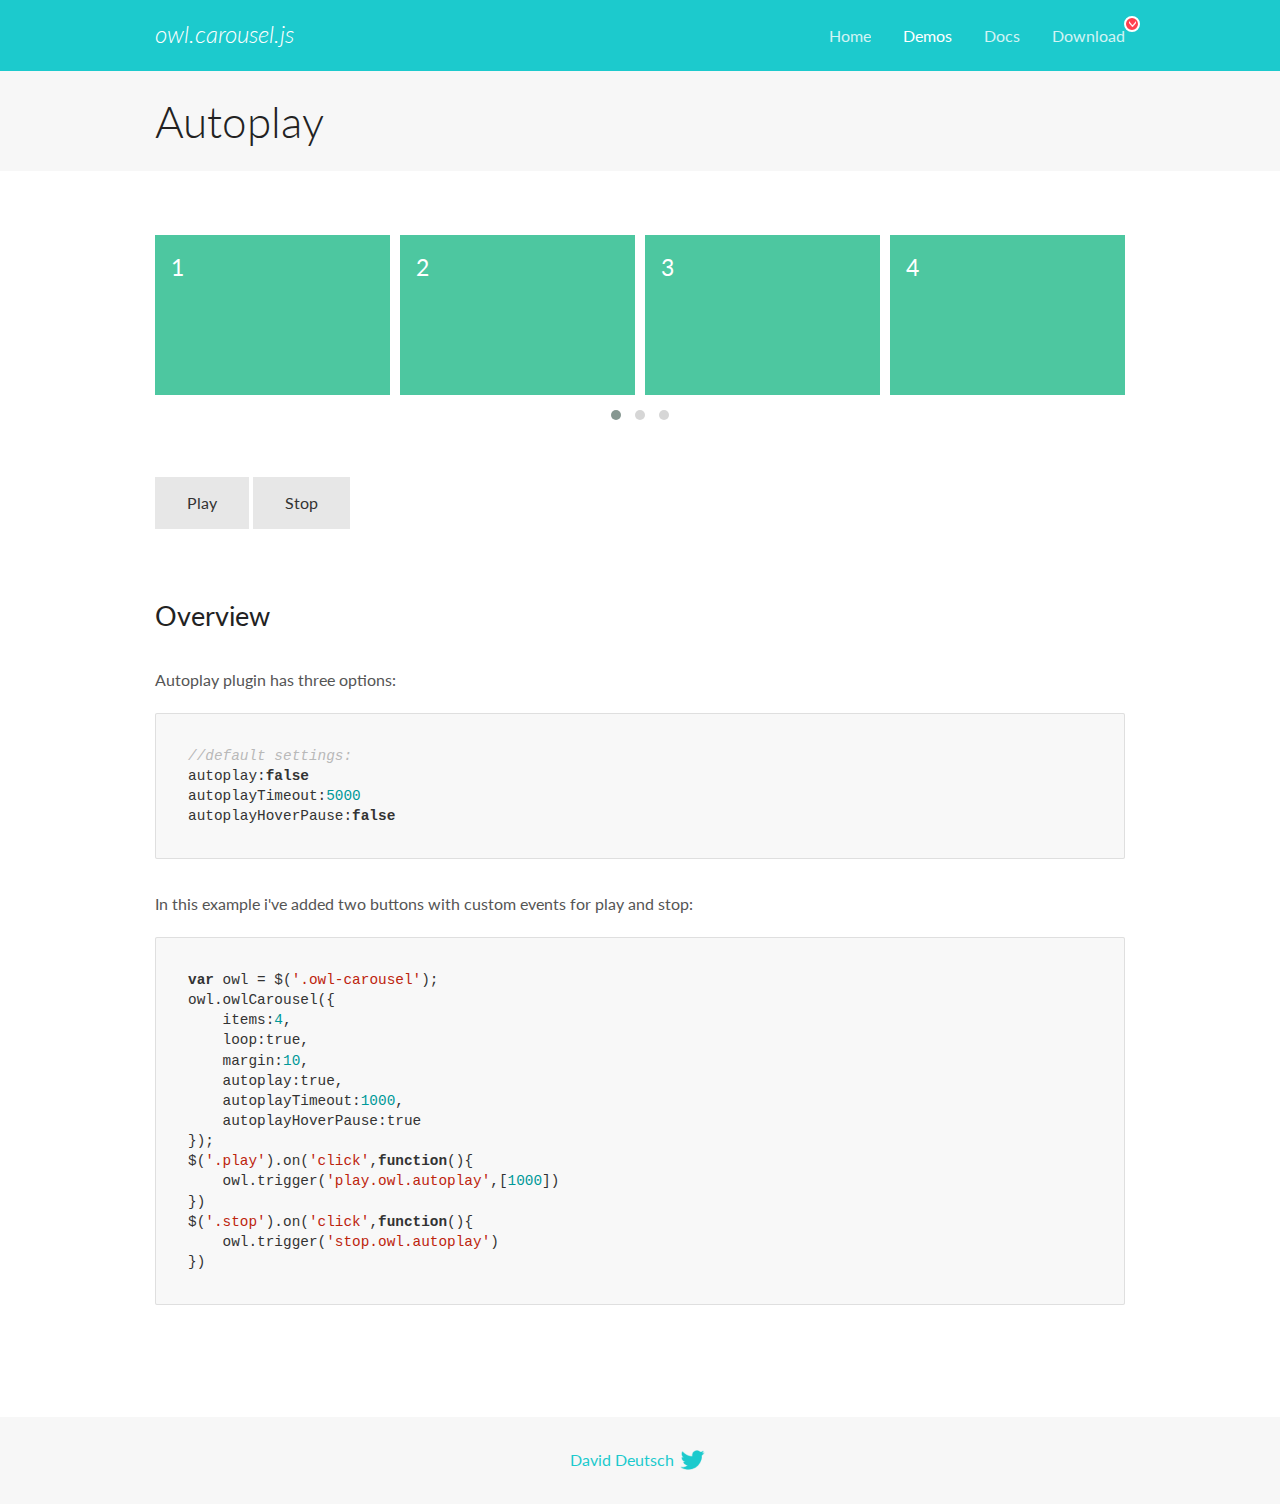
<file: assets/OwlCarousel2-2.3.4/docs/demos/autoplay.html>
<!DOCTYPE html>
<html lang="en">
  <head>

    <!-- head -->
    <meta charset="utf-8">
    <meta name="msapplication-tap-highlight" content="no" />
    <meta name="viewport" content="width=device-width, initial-scale=1.0" />
    <meta name="description" content="Autoplay usage demo">
    <meta name="author" content="David Deutsch">
    <title>
      Autoplay Demo | Owl Carousel | 2.3.4
    </title>

    <!-- Stylesheets -->
    <link href='https://fonts.googleapis.com/css?family=Lato:300,400,700,400italic,300italic' rel='stylesheet' type='text/css'>
    <link rel="stylesheet" href="../assets/css/docs.theme.min.css">

    <!-- Owl Stylesheets -->
    <link rel="stylesheet" href="../assets/owlcarousel/assets/owl.carousel.min.css">
    <link rel="stylesheet" href="../assets/owlcarousel/assets/owl.theme.default.min.css">

    <!-- HTML5 shim and Respond.js IE8 support of HTML5 elements and media queries -->

    <!--[if lt IE 9]>
      <script src="https://oss.maxcdn.com/libs/html5shiv/3.7.0/html5shiv.js"></script>
      <script src="https://oss.maxcdn.com/libs/respond.js/1.3.0/respond.min.js"></script>
    <![endif]-->

    <!-- Favicons -->
    <link rel="apple-touch-icon-precomposed" sizes="144x144" href="../assets/ico/apple-touch-icon-144-precomposed.png">
    <link rel="shortcut icon" href="../assets/ico/favicon.png">
    <link rel="shortcut icon" href="favicon.ico">

    <!-- Yeah i know js should not be in header. Its required for demos.-->

    <!-- javascript -->
    <script src="../assets/vendors/jquery.min.js"></script>
    <script src="../assets/owlcarousel/owl.carousel.js"></script>
  </head>
  <body>

    <!-- header -->
    <header class="header">
      <div class="row">
        <div class="large-12 columns">
          <div class="brand left">
            <h3>
              <a href="/OwlCarousel2/">owl.carousel.js</a> 
            </h3>
          </div>
          <a id="toggle-nav" class="right">
            <span></span> <span></span> <span></span> 
          </a> 
          <div class="nav-bar">
            <ul class="clearfix">
              <li> <a href="/OwlCarousel2/index.html">Home</a>  </li>
              <li class="active">
                <a href="/OwlCarousel2/demos/demos.html">Demos</a> 
              </li>
              <li> <a href="/OwlCarousel2/docs/started-welcome.html">Docs</a>  </li>
              <li>
                <a href="https://github.com/OwlCarousel2/OwlCarousel2/archive/2.3.4.zip">Download</a> 
                <span class="download"></span> 
              </li>
            </ul>
          </div>
        </div>
      </div>
    </header>

    <!-- title -->
    <section class="title">
      <div class="row">
        <div class="large-12 columns">
          <h1>Autoplay</h1>
        </div>
      </div>
    </section>

    <!--  Demos -->
    <section id="demos">
      <div class="row">
        <div class="large-12 columns">
          <div class="owl-carousel owl-theme">
            <div class="item">
              <h4>1</h4>
            </div>
            <div class="item">
              <h4>2</h4>
            </div>
            <div class="item">
              <h4>3</h4>
            </div>
            <div class="item">
              <h4>4</h4>
            </div>
            <div class="item">
              <h4>5</h4>
            </div>
            <div class="item">
              <h4>6</h4>
            </div>
            <div class="item">
              <h4>7</h4>
            </div>
            <div class="item">
              <h4>8</h4>
            </div>
            <div class="item">
              <h4>9</h4>
            </div>
            <div class="item">
              <h4>10</h4>
            </div>
            <div class="item">
              <h4>11</h4>
            </div>
            <div class="item">
              <h4>12</h4>
            </div>
          </div>
          <a class="button secondary play">Play</a> 
          <a class="button secondary stop">Stop</a> 
          <h3 id="overview">Overview</h3>
          <p>Autoplay plugin has three options:</p>
          <pre><code>//default settings:
autoplay:false
autoplayTimeout:5000
autoplayHoverPause:false</code></pre>
          <p>In this example i&#39;ve added two buttons with custom events for play and stop:</p>
          <pre><code>var owl = $(&#39;.owl-carousel&#39;);
owl.owlCarousel({
    items:4,
    loop:true,
    margin:10,
    autoplay:true,
    autoplayTimeout:1000,
    autoplayHoverPause:true
});
$(&#39;.play&#39;).on(&#39;click&#39;,function(){
    owl.trigger(&#39;play.owl.autoplay&#39;,[1000])
})
$(&#39;.stop&#39;).on(&#39;click&#39;,function(){
    owl.trigger(&#39;stop.owl.autoplay&#39;)
})</code></pre>
          <script>
            $(document).ready(function() {
              var owl = $('.owl-carousel');
              owl.owlCarousel({
                items: 4,
                loop: true,
                margin: 10,
                autoplay: true,
                autoplayTimeout: 1000,
                autoplayHoverPause: true
              });
              $('.play').on('click', function() {
                owl.trigger('play.owl.autoplay', [1000])
              })
              $('.stop').on('click', function() {
                owl.trigger('stop.owl.autoplay')
              })
            })
          </script>
        </div>
      </div>
    </section>

    <!-- footer -->
    <footer class="footer">
      <div class="row">
        <div class="large-12 columns">
          <h5>
            <a href="/OwlCarousel2/docs/support-contact.html">David Deutsch</a> 
            <a id="custom-tweet-button" href="https://twitter.com/share?url=https://github.com/OwlCarousel2/OwlCarousel2&text=Owl Carousel - This is so awesome! " target="_blank"></a> 
          </h5>
        </div>
      </div>
    </footer>

    <!-- vendors -->
    <script src="../assets/vendors/highlight.js"></script>
    <script src="../assets/js/app.js"></script>
  </body>
</html>
</file>
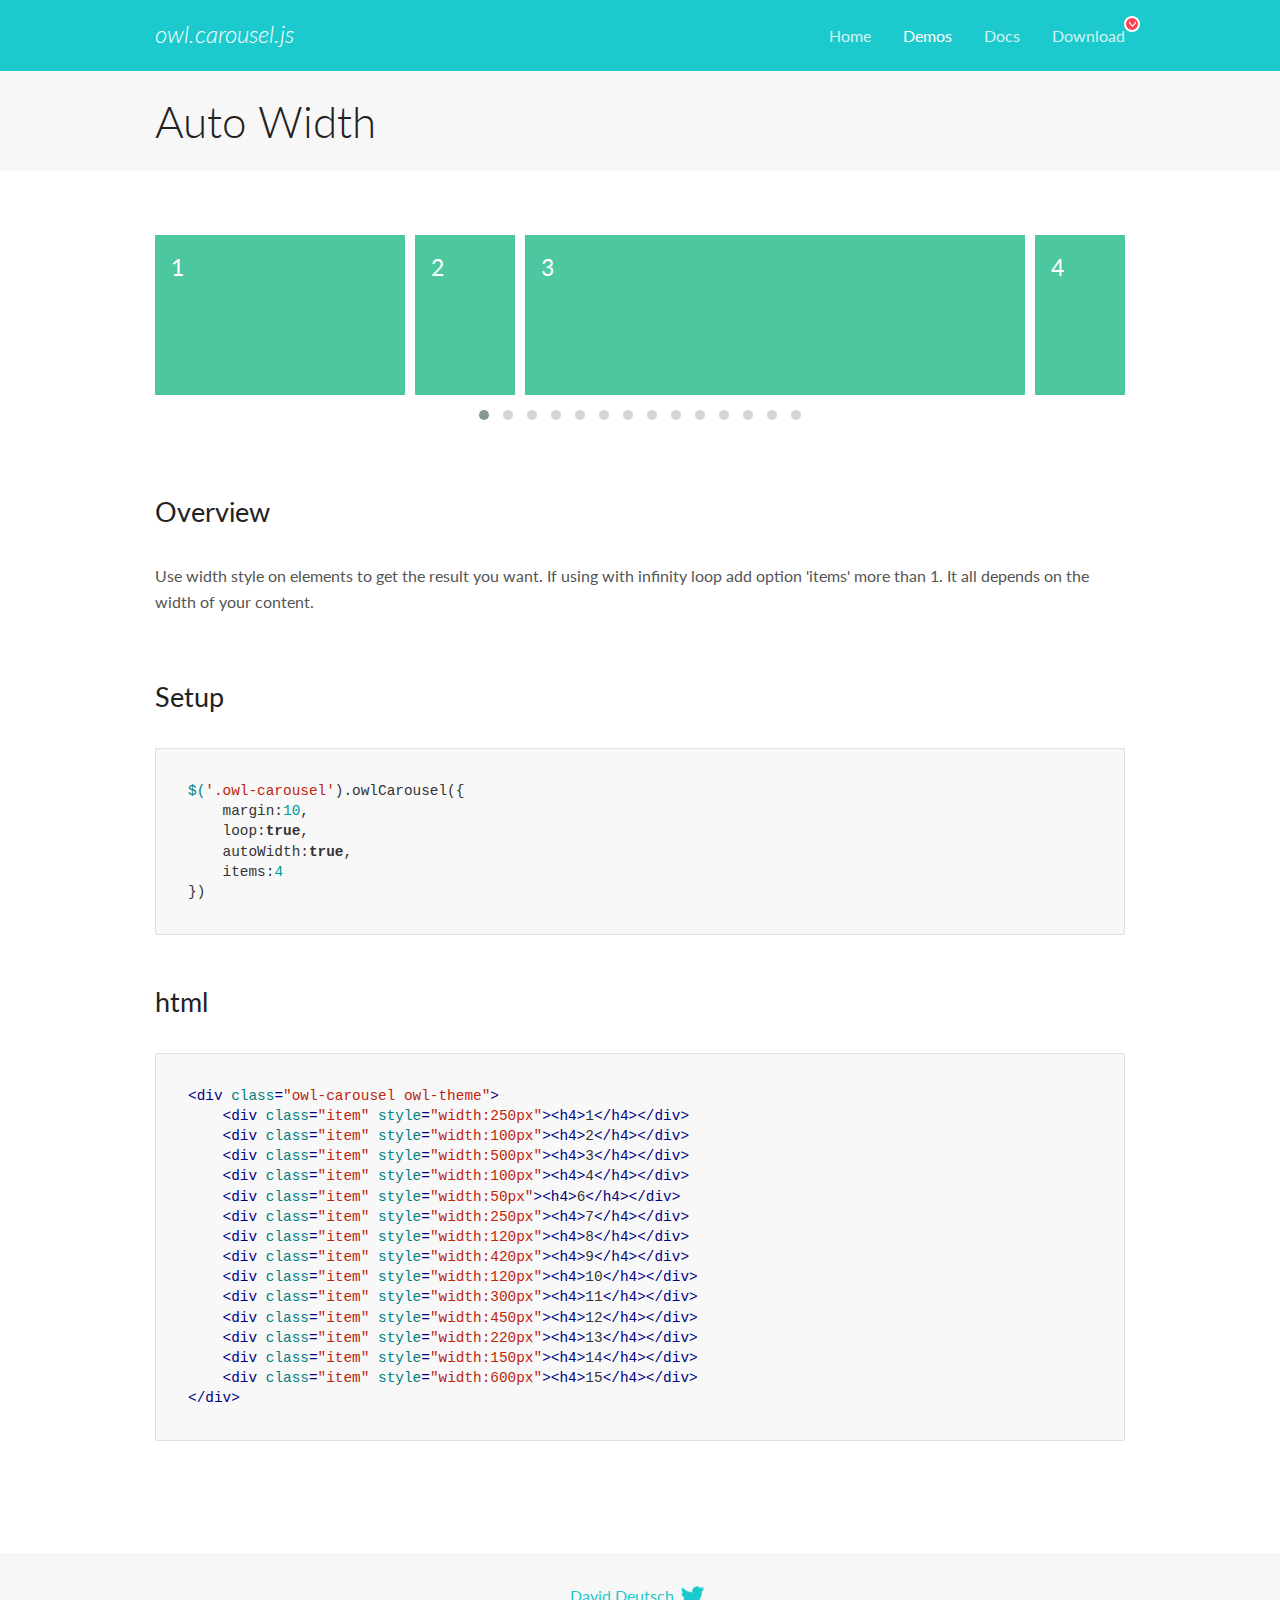
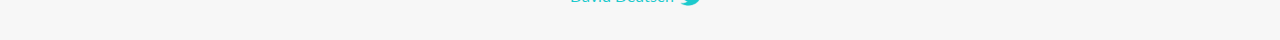
<file: assets/OwlCarousel2-2.3.4/docs/demos/autowidth.html>
<!DOCTYPE html>
<html lang="en">
  <head>

    <!-- head -->
    <meta charset="utf-8">
    <meta name="msapplication-tap-highlight" content="no" />
    <meta name="viewport" content="width=device-width, initial-scale=1.0" />
    <meta name="description" content="Auto Width">
    <meta name="author" content="David Deutsch">
    <title>
      Auto Width Demo | Owl Carousel | 2.3.4
    </title>

    <!-- Stylesheets -->
    <link href='https://fonts.googleapis.com/css?family=Lato:300,400,700,400italic,300italic' rel='stylesheet' type='text/css'>
    <link rel="stylesheet" href="../assets/css/docs.theme.min.css">

    <!-- Owl Stylesheets -->
    <link rel="stylesheet" href="../assets/owlcarousel/assets/owl.carousel.min.css">
    <link rel="stylesheet" href="../assets/owlcarousel/assets/owl.theme.default.min.css">

    <!-- HTML5 shim and Respond.js IE8 support of HTML5 elements and media queries -->

    <!--[if lt IE 9]>
      <script src="https://oss.maxcdn.com/libs/html5shiv/3.7.0/html5shiv.js"></script>
      <script src="https://oss.maxcdn.com/libs/respond.js/1.3.0/respond.min.js"></script>
    <![endif]-->

    <!-- Favicons -->
    <link rel="apple-touch-icon-precomposed" sizes="144x144" href="../assets/ico/apple-touch-icon-144-precomposed.png">
    <link rel="shortcut icon" href="../assets/ico/favicon.png">
    <link rel="shortcut icon" href="favicon.ico">

    <!-- Yeah i know js should not be in header. Its required for demos.-->

    <!-- javascript -->
    <script src="../assets/vendors/jquery.min.js"></script>
    <script src="../assets/owlcarousel/owl.carousel.js"></script>
  </head>
  <body>

    <!-- header -->
    <header class="header">
      <div class="row">
        <div class="large-12 columns">
          <div class="brand left">
            <h3>
              <a href="/OwlCarousel2/">owl.carousel.js</a> 
            </h3>
          </div>
          <a id="toggle-nav" class="right">
            <span></span> <span></span> <span></span> 
          </a> 
          <div class="nav-bar">
            <ul class="clearfix">
              <li> <a href="/OwlCarousel2/index.html">Home</a>  </li>
              <li class="active">
                <a href="/OwlCarousel2/demos/demos.html">Demos</a> 
              </li>
              <li> <a href="/OwlCarousel2/docs/started-welcome.html">Docs</a>  </li>
              <li>
                <a href="https://github.com/OwlCarousel2/OwlCarousel2/archive/2.3.4.zip">Download</a> 
                <span class="download"></span> 
              </li>
            </ul>
          </div>
        </div>
      </div>
    </header>

    <!-- title -->
    <section class="title">
      <div class="row">
        <div class="large-12 columns">
          <h1>Auto Width</h1>
        </div>
      </div>
    </section>

    <!--  Demos -->
    <section id="demos">
      <div class="row">
        <div class="large-12 columns">
          <div class="owl-carousel owl-theme">
            <div class="item" style="width:250px">
              <h4>1</h4>
            </div>
            <div class="item" style="width:100px">
              <h4>2</h4>
            </div>
            <div class="item" style="width:500px">
              <h4>3</h4>
            </div>
            <div class="item" style="width:100px">
              <h4>4</h4>
            </div>
            <div class="item" style="width:50px">
              <h4>6</h4>
            </div>
            <div class="item" style="width:250px">
              <h4>7</h4>
            </div>
            <div class="item" style="width:120px">
              <h4>8</h4>
            </div>
            <div class="item" style="width:420px">
              <h4>9</h4>
            </div>
            <div class="item" style="width:120px">
              <h4>10</h4>
            </div>
            <div class="item" style="width:300px">
              <h4>11</h4>
            </div>
            <div class="item" style="width:450px">
              <h4>12</h4>
            </div>
            <div class="item" style="width:220px">
              <h4>13</h4>
            </div>
            <div class="item" style="width:150px">
              <h4>14</h4>
            </div>
            <div class="item" style="width:600px">
              <h4>15</h4>
            </div>
          </div>
          <h3 id="overview">Overview</h3>
          <p>Use width style on elements to get the result you want. If using with infinity loop add option &#39;items&#39; more than 1. It all depends on the width of your content.</p>
          <h3 id="setup">Setup</h3>
          <pre><code>$(&#39;.owl-carousel&#39;).owlCarousel({
    margin:10,
    loop:true,
    autoWidth:true,
    items:4
})</code></pre>
          <h3 id="html">html</h3>
          <pre><code>&lt;div class=&quot;owl-carousel owl-theme&quot;&gt;
    &lt;div class=&quot;item&quot; style=&quot;width:250px&quot;&gt;&lt;h4&gt;1&lt;/h4&gt;&lt;/div&gt;
    &lt;div class=&quot;item&quot; style=&quot;width:100px&quot;&gt;&lt;h4&gt;2&lt;/h4&gt;&lt;/div&gt;
    &lt;div class=&quot;item&quot; style=&quot;width:500px&quot;&gt;&lt;h4&gt;3&lt;/h4&gt;&lt;/div&gt;
    &lt;div class=&quot;item&quot; style=&quot;width:100px&quot;&gt;&lt;h4&gt;4&lt;/h4&gt;&lt;/div&gt;
    &lt;div class=&quot;item&quot; style=&quot;width:50px&quot;&gt;&lt;h4&gt;6&lt;/h4&gt;&lt;/div&gt;
    &lt;div class=&quot;item&quot; style=&quot;width:250px&quot;&gt;&lt;h4&gt;7&lt;/h4&gt;&lt;/div&gt;
    &lt;div class=&quot;item&quot; style=&quot;width:120px&quot;&gt;&lt;h4&gt;8&lt;/h4&gt;&lt;/div&gt;
    &lt;div class=&quot;item&quot; style=&quot;width:420px&quot;&gt;&lt;h4&gt;9&lt;/h4&gt;&lt;/div&gt;
    &lt;div class=&quot;item&quot; style=&quot;width:120px&quot;&gt;&lt;h4&gt;10&lt;/h4&gt;&lt;/div&gt;
    &lt;div class=&quot;item&quot; style=&quot;width:300px&quot;&gt;&lt;h4&gt;11&lt;/h4&gt;&lt;/div&gt;
    &lt;div class=&quot;item&quot; style=&quot;width:450px&quot;&gt;&lt;h4&gt;12&lt;/h4&gt;&lt;/div&gt;
    &lt;div class=&quot;item&quot; style=&quot;width:220px&quot;&gt;&lt;h4&gt;13&lt;/h4&gt;&lt;/div&gt;
    &lt;div class=&quot;item&quot; style=&quot;width:150px&quot;&gt;&lt;h4&gt;14&lt;/h4&gt;&lt;/div&gt;
    &lt;div class=&quot;item&quot; style=&quot;width:600px&quot;&gt;&lt;h4&gt;15&lt;/h4&gt;&lt;/div&gt;
&lt;/div&gt;</code></pre>
          <script>
            $(document).ready(function() {
              $('.owl-carousel').owlCarousel({
                margin: 10,
                loop: true,
                autoWidth: true,
                items: 4
              })
            })
          </script>
        </div>
      </div>
    </section>

    <!-- footer -->
    <footer class="footer">
      <div class="row">
        <div class="large-12 columns">
          <h5>
            <a href="/OwlCarousel2/docs/support-contact.html">David Deutsch</a> 
            <a id="custom-tweet-button" href="https://twitter.com/share?url=https://github.com/OwlCarousel2/OwlCarousel2&text=Owl Carousel - This is so awesome! " target="_blank"></a> 
          </h5>
        </div>
      </div>
    </footer>

    <!-- vendors -->
    <script src="../assets/vendors/highlight.js"></script>
    <script src="../assets/js/app.js"></script>
  </body>
</html>
</file>
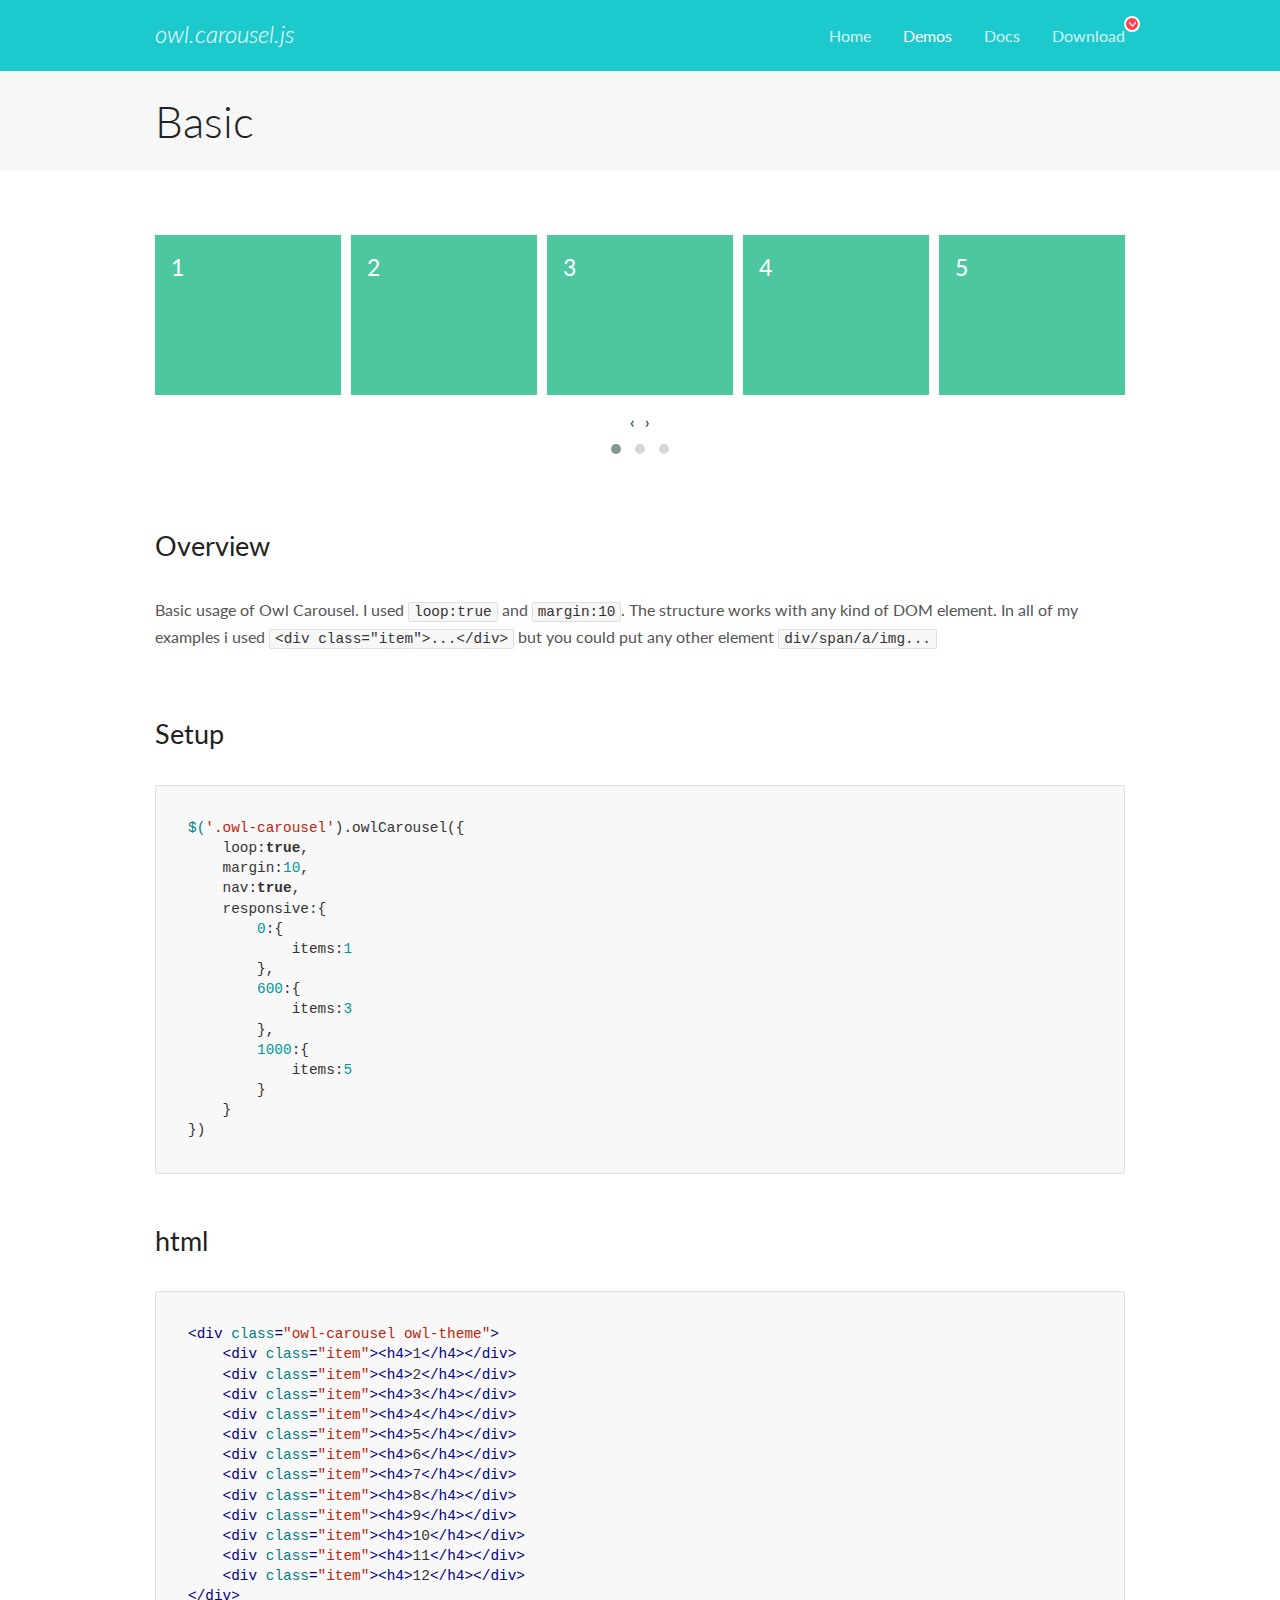
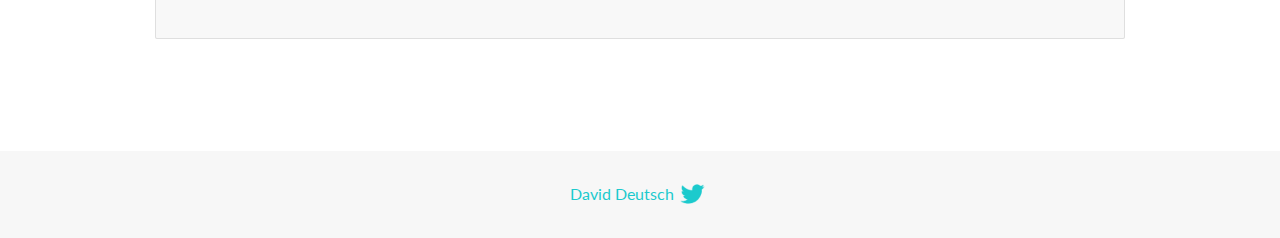
<file: assets/OwlCarousel2-2.3.4/docs/demos/basic.html>
<!DOCTYPE html>
<html lang="en">
  <head>

    <!-- head -->
    <meta charset="utf-8">
    <meta name="msapplication-tap-highlight" content="no" />
    <meta name="viewport" content="width=device-width, initial-scale=1.0" />
    <meta name="description" content="Basic usage demo">
    <meta name="author" content="David Deutsch">
    <title>
      Basic Demo | Owl Carousel | 2.3.4
    </title>

    <!-- Stylesheets -->
    <link href='https://fonts.googleapis.com/css?family=Lato:300,400,700,400italic,300italic' rel='stylesheet' type='text/css'>
    <link rel="stylesheet" href="../assets/css/docs.theme.min.css">

    <!-- Owl Stylesheets -->
    <link rel="stylesheet" href="../assets/owlcarousel/assets/owl.carousel.min.css">
    <link rel="stylesheet" href="../assets/owlcarousel/assets/owl.theme.default.min.css">

    <!-- HTML5 shim and Respond.js IE8 support of HTML5 elements and media queries -->

    <!--[if lt IE 9]>
      <script src="https://oss.maxcdn.com/libs/html5shiv/3.7.0/html5shiv.js"></script>
      <script src="https://oss.maxcdn.com/libs/respond.js/1.3.0/respond.min.js"></script>
    <![endif]-->

    <!-- Favicons -->
    <link rel="apple-touch-icon-precomposed" sizes="144x144" href="../assets/ico/apple-touch-icon-144-precomposed.png">
    <link rel="shortcut icon" href="../assets/ico/favicon.png">
    <link rel="shortcut icon" href="favicon.ico">

    <!-- Yeah i know js should not be in header. Its required for demos.-->

    <!-- javascript -->
    <script src="../assets/vendors/jquery.min.js"></script>
    <script src="../assets/owlcarousel/owl.carousel.js"></script>
  </head>
  <body>

    <!-- header -->
    <header class="header">
      <div class="row">
        <div class="large-12 columns">
          <div class="brand left">
            <h3>
              <a href="/OwlCarousel2/">owl.carousel.js</a> 
            </h3>
          </div>
          <a id="toggle-nav" class="right">
            <span></span> <span></span> <span></span> 
          </a> 
          <div class="nav-bar">
            <ul class="clearfix">
              <li> <a href="/OwlCarousel2/index.html">Home</a>  </li>
              <li class="active">
                <a href="/OwlCarousel2/demos/demos.html">Demos</a> 
              </li>
              <li> <a href="/OwlCarousel2/docs/started-welcome.html">Docs</a>  </li>
              <li>
                <a href="https://github.com/OwlCarousel2/OwlCarousel2/archive/2.3.4.zip">Download</a> 
                <span class="download"></span> 
              </li>
            </ul>
          </div>
        </div>
      </div>
    </header>

    <!-- title -->
    <section class="title">
      <div class="row">
        <div class="large-12 columns">
          <h1>Basic</h1>
        </div>
      </div>
    </section>

    <!--  Demos -->
    <section id="demos">
      <div class="row">
        <div class="large-12 columns">
          <div class="owl-carousel owl-theme">
            <div class="item">
              <h4>1</h4>
            </div>
            <div class="item">
              <h4>2</h4>
            </div>
            <div class="item">
              <h4>3</h4>
            </div>
            <div class="item">
              <h4>4</h4>
            </div>
            <div class="item">
              <h4>5</h4>
            </div>
            <div class="item">
              <h4>6</h4>
            </div>
            <div class="item">
              <h4>7</h4>
            </div>
            <div class="item">
              <h4>8</h4>
            </div>
            <div class="item">
              <h4>9</h4>
            </div>
            <div class="item">
              <h4>10</h4>
            </div>
            <div class="item">
              <h4>11</h4>
            </div>
            <div class="item">
              <h4>12</h4>
            </div>
          </div>
          <h3 id="overview">Overview</h3>
          <p>Basic usage of Owl Carousel. I used <code>loop:true</code> and <code>margin:10</code>. The structure works with any kind of DOM element. In all of my examples i used <code>&lt;div class=&quot;item&quot;&gt;...&lt;/div&gt;</code> but you could
            put any other element <code>div/span/a/img...</code></p>
          <h3 id="setup">Setup</h3>
          <pre><code>$(&#39;.owl-carousel&#39;).owlCarousel({
    loop:true,
    margin:10,
    nav:true,
    responsive:{
        0:{
            items:1
        },
        600:{
            items:3
        },
        1000:{
            items:5
        }
    }
})</code></pre>
          <h3 id="html">html</h3>
          <pre><code>&lt;div class=&quot;owl-carousel owl-theme&quot;&gt;
    &lt;div class=&quot;item&quot;&gt;&lt;h4&gt;1&lt;/h4&gt;&lt;/div&gt;
    &lt;div class=&quot;item&quot;&gt;&lt;h4&gt;2&lt;/h4&gt;&lt;/div&gt;
    &lt;div class=&quot;item&quot;&gt;&lt;h4&gt;3&lt;/h4&gt;&lt;/div&gt;
    &lt;div class=&quot;item&quot;&gt;&lt;h4&gt;4&lt;/h4&gt;&lt;/div&gt;
    &lt;div class=&quot;item&quot;&gt;&lt;h4&gt;5&lt;/h4&gt;&lt;/div&gt;
    &lt;div class=&quot;item&quot;&gt;&lt;h4&gt;6&lt;/h4&gt;&lt;/div&gt;
    &lt;div class=&quot;item&quot;&gt;&lt;h4&gt;7&lt;/h4&gt;&lt;/div&gt;
    &lt;div class=&quot;item&quot;&gt;&lt;h4&gt;8&lt;/h4&gt;&lt;/div&gt;
    &lt;div class=&quot;item&quot;&gt;&lt;h4&gt;9&lt;/h4&gt;&lt;/div&gt;
    &lt;div class=&quot;item&quot;&gt;&lt;h4&gt;10&lt;/h4&gt;&lt;/div&gt;
    &lt;div class=&quot;item&quot;&gt;&lt;h4&gt;11&lt;/h4&gt;&lt;/div&gt;
    &lt;div class=&quot;item&quot;&gt;&lt;h4&gt;12&lt;/h4&gt;&lt;/div&gt;
&lt;/div&gt;</code></pre>
          <script>
            $(document).ready(function() {
              var owl = $('.owl-carousel');
              owl.owlCarousel({
                margin: 10,
                nav: true,
                loop: true,
                responsive: {
                  0: {
                    items: 1
                  },
                  600: {
                    items: 3
                  },
                  1000: {
                    items: 5
                  }
                }
              })
            })
          </script>
        </div>
      </div>
    </section>

    <!-- footer -->
    <footer class="footer">
      <div class="row">
        <div class="large-12 columns">
          <h5>
            <a href="/OwlCarousel2/docs/support-contact.html">David Deutsch</a> 
            <a id="custom-tweet-button" href="https://twitter.com/share?url=https://github.com/OwlCarousel2/OwlCarousel2&text=Owl Carousel - This is so awesome! " target="_blank"></a> 
          </h5>
        </div>
      </div>
    </footer>

    <!-- vendors -->
    <script src="../assets/vendors/highlight.js"></script>
    <script src="../assets/js/app.js"></script>
  </body>
</html>
</file>
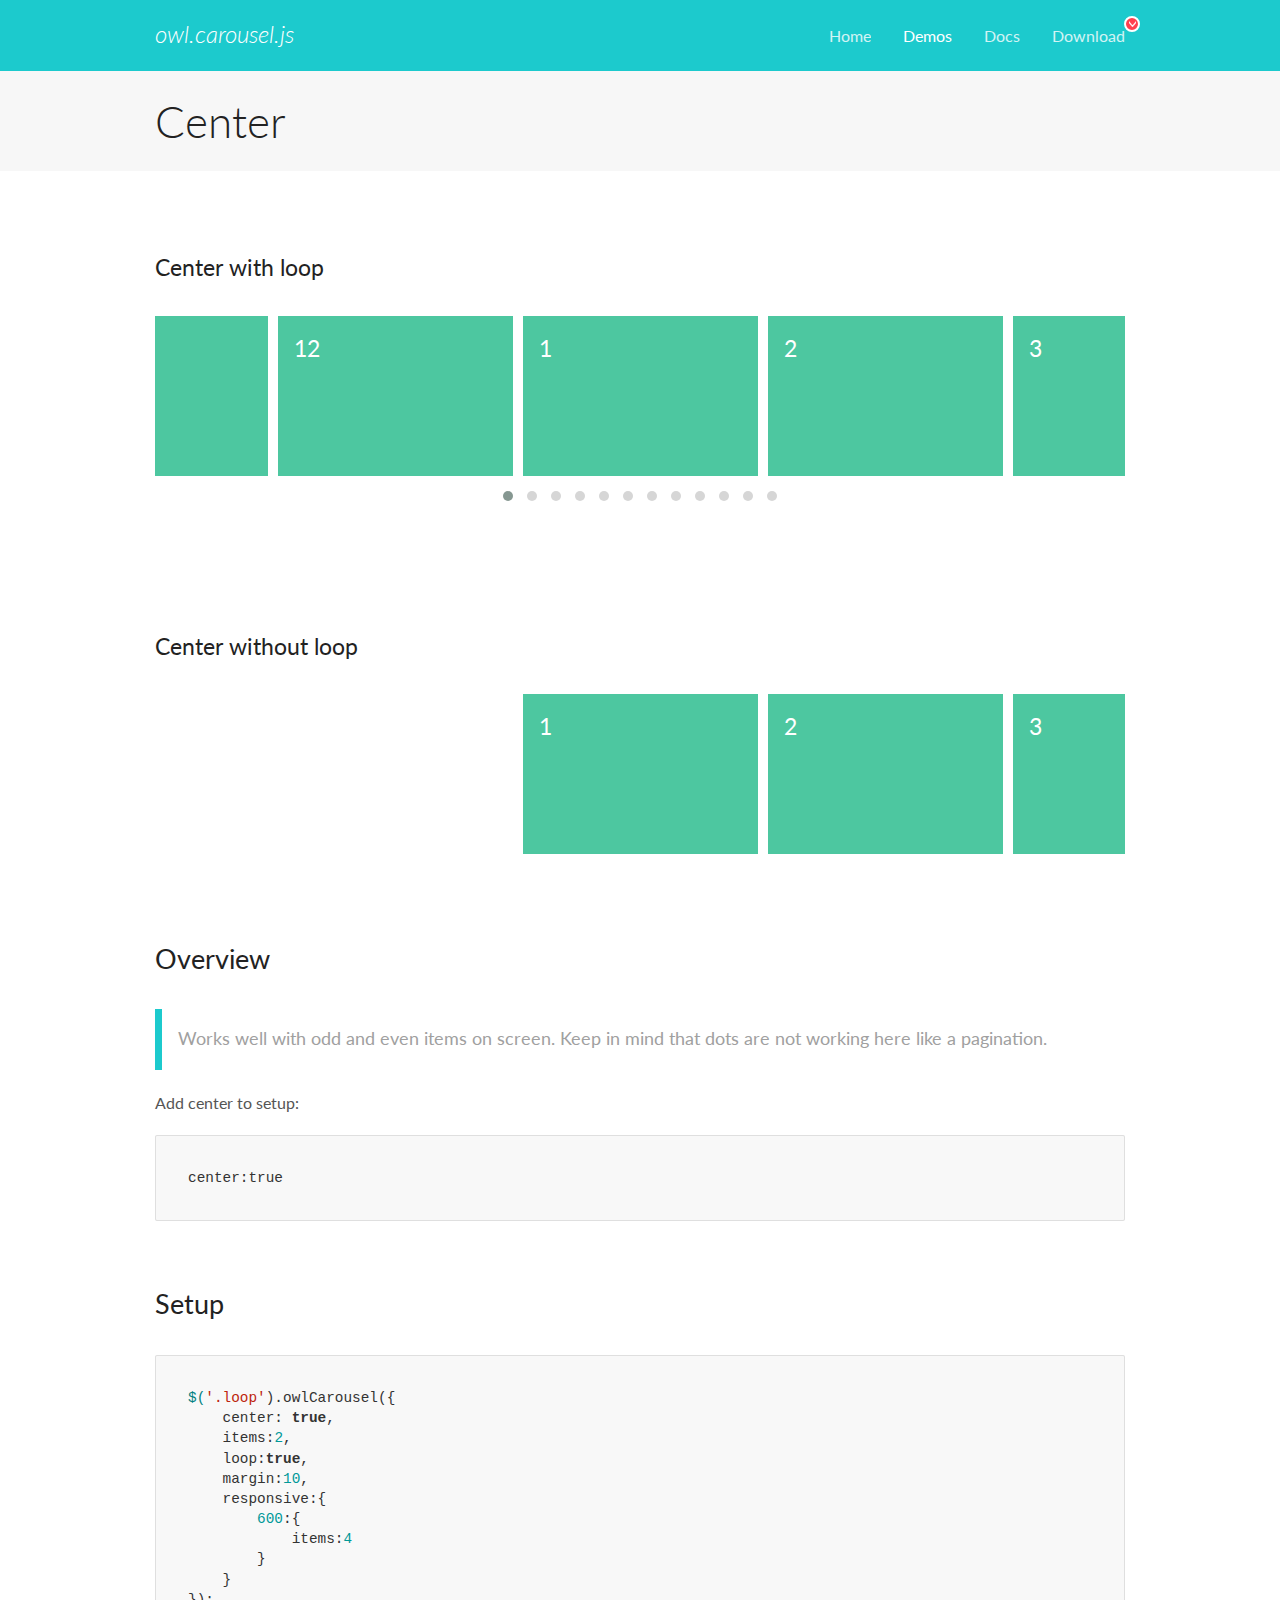
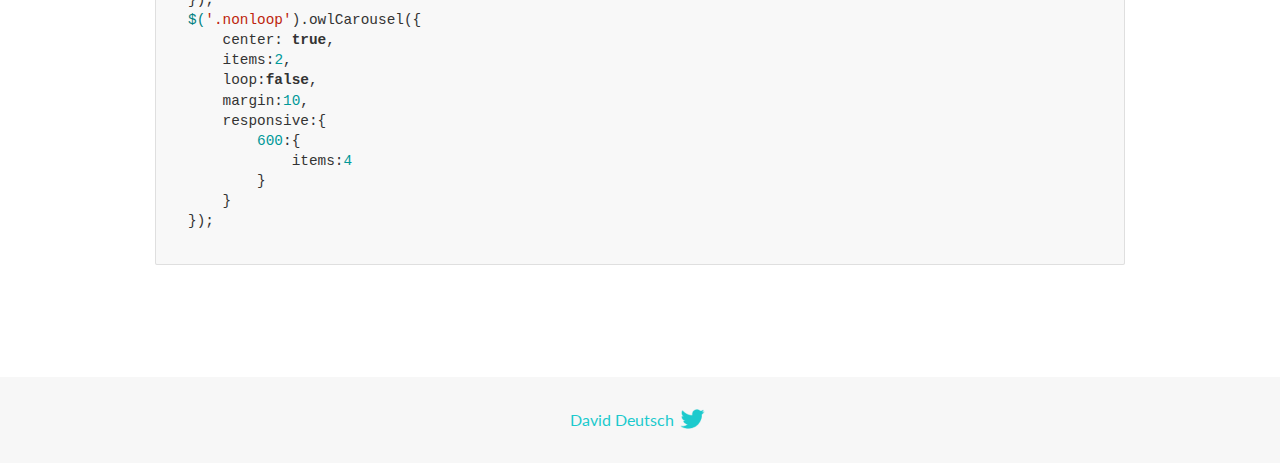
<file: assets/OwlCarousel2-2.3.4/docs/demos/center.html>
<!DOCTYPE html>
<html lang="en">
  <head>

    <!-- head -->
    <meta charset="utf-8">
    <meta name="msapplication-tap-highlight" content="no" />
    <meta name="viewport" content="width=device-width, initial-scale=1.0" />
    <meta name="description" content="Center carousel">
    <meta name="author" content="David Deutsch">
    <title>
      Center Demo | Owl Carousel | 2.3.4
    </title>

    <!-- Stylesheets -->
    <link href='https://fonts.googleapis.com/css?family=Lato:300,400,700,400italic,300italic' rel='stylesheet' type='text/css'>
    <link rel="stylesheet" href="../assets/css/docs.theme.min.css">

    <!-- Owl Stylesheets -->
    <link rel="stylesheet" href="../assets/owlcarousel/assets/owl.carousel.min.css">
    <link rel="stylesheet" href="../assets/owlcarousel/assets/owl.theme.default.min.css">

    <!-- HTML5 shim and Respond.js IE8 support of HTML5 elements and media queries -->

    <!--[if lt IE 9]>
      <script src="https://oss.maxcdn.com/libs/html5shiv/3.7.0/html5shiv.js"></script>
      <script src="https://oss.maxcdn.com/libs/respond.js/1.3.0/respond.min.js"></script>
    <![endif]-->

    <!-- Favicons -->
    <link rel="apple-touch-icon-precomposed" sizes="144x144" href="../assets/ico/apple-touch-icon-144-precomposed.png">
    <link rel="shortcut icon" href="../assets/ico/favicon.png">
    <link rel="shortcut icon" href="favicon.ico">

    <!-- Yeah i know js should not be in header. Its required for demos.-->

    <!-- javascript -->
    <script src="../assets/vendors/jquery.min.js"></script>
    <script src="../assets/owlcarousel/owl.carousel.js"></script>
  </head>
  <body>

    <!-- header -->
    <header class="header">
      <div class="row">
        <div class="large-12 columns">
          <div class="brand left">
            <h3>
              <a href="/OwlCarousel2/">owl.carousel.js</a> 
            </h3>
          </div>
          <a id="toggle-nav" class="right">
            <span></span> <span></span> <span></span> 
          </a> 
          <div class="nav-bar">
            <ul class="clearfix">
              <li> <a href="/OwlCarousel2/index.html">Home</a>  </li>
              <li class="active">
                <a href="/OwlCarousel2/demos/demos.html">Demos</a> 
              </li>
              <li> <a href="/OwlCarousel2/docs/started-welcome.html">Docs</a>  </li>
              <li>
                <a href="https://github.com/OwlCarousel2/OwlCarousel2/archive/2.3.4.zip">Download</a> 
                <span class="download"></span> 
              </li>
            </ul>
          </div>
        </div>
      </div>
    </header>

    <!-- title -->
    <section class="title">
      <div class="row">
        <div class="large-12 columns">
          <h1>Center</h1>
        </div>
      </div>
    </section>

    <!--  Demos -->
    <section id="demos">
      <div class="row">
        <div class="large-12 columns">
          <h4 id="center-with-loop">Center with loop</h4>
          <div class="loop owl-carousel owl-theme">
            <div class="item">
              <h4>1</h4>
            </div>
            <div class="item">
              <h4>2</h4>
            </div>
            <div class="item">
              <h4>3</h4>
            </div>
            <div class="item">
              <h4>4</h4>
            </div>
            <div class="item">
              <h4>5</h4>
            </div>
            <div class="item">
              <h4>6</h4>
            </div>
            <div class="item">
              <h4>7</h4>
            </div>
            <div class="item">
              <h4>8</h4>
            </div>
            <div class="item">
              <h4>9</h4>
            </div>
            <div class="item">
              <h4>10</h4>
            </div>
            <div class="item">
              <h4>11</h4>
            </div>
            <div class="item">
              <h4>12</h4>
            </div>
          </div>
          <br>
          <h4 id="center-without-loop">Center without loop</h4>
          <div class="nonloop owl-carousel">
            <div class="item">
              <h4>1</h4>
            </div>
            <div class="item">
              <h4>2</h4>
            </div>
            <div class="item">
              <h4>3</h4>
            </div>
            <div class="item">
              <h4>4</h4>
            </div>
            <div class="item">
              <h4>5</h4>
            </div>
            <div class="item">
              <h4>6</h4>
            </div>
            <div class="item">
              <h4>7</h4>
            </div>
            <div class="item">
              <h4>8</h4>
            </div>
            <div class="item">
              <h4>9</h4>
            </div>
            <div class="item">
              <h4>10</h4>
            </div>
            <div class="item">
              <h4>11</h4>
            </div>
            <div class="item">
              <h4>12</h4>
            </div>
          </div>
          <h3 id="overview">Overview</h3>
          <blockquote>
            <p>Works well with odd and even items on screen. Keep in mind that dots are not working here like a pagination.</p>
          </blockquote>
          <p>Add center to setup:</p>
          <pre><code>center:true</code></pre>
          <h3 id="setup">Setup</h3>
          <pre><code>$(&#39;.loop&#39;).owlCarousel({
    center: true,
    items:2,
    loop:true,
    margin:10,
    responsive:{
        600:{
            items:4
        }
    }
});
$(&#39;.nonloop&#39;).owlCarousel({
    center: true,
    items:2,
    loop:false,
    margin:10,
    responsive:{
        600:{
            items:4
        }
    }
});</code></pre>
          <script>
            jQuery(document).ready(function($) {
              $('.loop').owlCarousel({
                center: true,
                items: 2,
                loop: true,
                margin: 10,
                responsive: {
                  600: {
                    items: 4
                  }
                }
              });
              $('.nonloop').owlCarousel({
                center: true,
                items: 2,
                loop: false,
                margin: 10,
                responsive: {
                  600: {
                    items: 4
                  }
                }
              });
            });
          </script>
        </div>
      </div>
    </section>

    <!-- footer -->
    <footer class="footer">
      <div class="row">
        <div class="large-12 columns">
          <h5>
            <a href="/OwlCarousel2/docs/support-contact.html">David Deutsch</a> 
            <a id="custom-tweet-button" href="https://twitter.com/share?url=https://github.com/OwlCarousel2/OwlCarousel2&text=Owl Carousel - This is so awesome! " target="_blank"></a> 
          </h5>
        </div>
      </div>
    </footer>

    <!-- vendors -->
    <script src="../assets/vendors/highlight.js"></script>
    <script src="../assets/js/app.js"></script>
  </body>
</html>
</file>
<file: assets/themify-icons-font/themify-icons/demo-files/demo.css>
body {
	font: normal 1em/1.5em Arial, Helvetica, sans-serif;
	max-width: 90%;
	margin: 30px auto 0;
}
h1, h3 {
	font-weight: normal;
}
h3 {
	font-size: 1.4;
	text-transform: uppercase;
	letter-spacing: 1px;
}

.icon-section {
	margin: 0 0 3em;
	clear: both;
	overflow: hidden;
}
.icon-container {
	width: 240px; 
	padding: .7em 0;
	float: left; 
	position: relative;
	text-align: left;
}
.icon-container [class^="ti-"], 
.icon-container [class*=" ti-"] {
	color: #000;
	position: absolute;
	margin-top: 3px;
	transition: .3s;
}
.icon-container:hover [class^="ti-"],
.icon-container:hover [class*=" ti-"] {
	font-size: 2.2em;
	margin-top: -5px;
}
.icon-container:hover .icon-name {
	color: #000;
}
.icon-name {
	color: #aaa;
	margin-left: 35px;
	font-size: .8em;
	transition: .3s;
}
.icon-container:hover .icon-name {
	margin-left: 45px;
}
</file>
<file: assets/themify-icons-font/themify-icons/themify-icons.css>
@font-face {
	font-family: 'themify';
	src:url('fonts/themify.eot?-fvbane');
	src:url('fonts/themify.eot?#iefix-fvbane') format('embedded-opentype'),
		url('fonts/themify.woff?-fvbane') format('woff'),
		url('fonts/themify.ttf?-fvbane') format('truetype'),
		url('fonts/themify.svg?-fvbane#themify') format('svg');
	font-weight: normal;
	font-style: normal;
}

[class^="ti-"], [class*=" ti-"] {
	font-family: 'themify';
	speak: none;
	font-style: normal;
	font-weight: normal;
	font-variant: normal;
	text-transform: none;
	line-height: 1;

	/* Better Font Rendering =========== */
	-webkit-font-smoothing: antialiased;
	-moz-osx-font-smoothing: grayscale;
}

.ti-wand:before {
	content: "\e600";
}
.ti-volume:before {
	content: "\e601";
}
.ti-user:before {
	content: "\e602";
}
.ti-unlock:before {
	content: "\e603";
}
.ti-unlink:before {
	content: "\e604";
}
.ti-trash:before {
	content: "\e605";
}
.ti-thought:before {
	content: "\e606";
}
.ti-target:before {
	content: "\e607";
}
.ti-tag:before {
	content: "\e608";
}
.ti-tablet:before {
	content: "\e609";
}
.ti-star:before {
	content: "\e60a";
}
.ti-spray:before {
	content: "\e60b";
}
.ti-signal:before {
	content: "\e60c";
}
.ti-shopping-cart:before {
	content: "\e60d";
}
.ti-shopping-cart-full:before {
	content: "\e60e";
}
.ti-settings:before {
	content: "\e60f";
}
.ti-search:before {
	content: "\e610";
}
.ti-zoom-in:before {
	content: "\e611";
}
.ti-zoom-out:before {
	content: "\e612";
}
.ti-cut:before {
	content: "\e613";
}
.ti-ruler:before {
	content: "\e614";
}
.ti-ruler-pencil:before {
	content: "\e615";
}
.ti-ruler-alt:before {
	content: "\e616";
}
.ti-bookmark:before {
	content: "\e617";
}
.ti-bookmark-alt:before {
	content: "\e618";
}
.ti-reload:before {
	content: "\e619";
}
.ti-plus:before {
	content: "\e61a";
}
.ti-pin:before {
	content: "\e61b";
}
.ti-pencil:before {
	content: "\e61c";
}
.ti-pencil-alt:before {
	content: "\e61d";
}
.ti-paint-roller:before {
	content: "\e61e";
}
.ti-paint-bucket:before {
	content: "\e61f";
}
.ti-na:before {
	content: "\e620";
}
.ti-mobile:before {
	content: "\e621";
}
.ti-minus:before {
	content: "\e622";
}
.ti-medall:before {
	content: "\e623";
}
.ti-medall-alt:before {
	content: "\e624";
}
.ti-marker:before {
	content: "\e625";
}
.ti-marker-alt:before {
	content: "\e626";
}
.ti-arrow-up:before {
	content: "\e627";
}
.ti-arrow-right:before {
	content: "\e628";
}
.ti-arrow-left:before {
	content: "\e629";
}
.ti-arrow-down:before {
	content: "\e62a";
}
.ti-lock:before {
	content: "\e62b";
}
.ti-location-arrow:before {
	content: "\e62c";
}
.ti-link:before {
	content: "\e62d";
}
.ti-layout:before {
	content: "\e62e";
}
.ti-layers:before {
	content: "\e62f";
}
.ti-layers-alt:before {
	content: "\e630";
}
.ti-key:before {
	content: "\e631";
}
.ti-import:before {
	content: "\e632";
}
.ti-image:before {
	content: "\e633";
}
.ti-heart:before {
	content: "\e634";
}
.ti-heart-broken:before {
	content: "\e635";
}
.ti-hand-stop:before {
	content: "\e636";
}
.ti-hand-open:before {
	content: "\e637";
}
.ti-hand-drag:before {
	content: "\e638";
}
.ti-folder:before {
	content: "\e639";
}
.ti-flag:before {
	content: "\e63a";
}
.ti-flag-alt:before {
	content: "\e63b";
}
.ti-flag-alt-2:before {
	content: "\e63c";
}
.ti-eye:before {
	content: "\e63d";
}
.ti-export:before {
	content: "\e63e";
}
.ti-exchange-vertical:before {
	content: "\e63f";
}
.ti-desktop:before {
	content: "\e640";
}
.ti-cup:before {
	content: "\e641";
}
.ti-crown:before {
	content: "\e642";
}
.ti-comments:before {
	content: "\e643";
}
.ti-comment:before {
	content: "\e644";
}
.ti-comment-alt:before {
	content: "\e645";
}
.ti-close:before {
	content: "\e646";
}
.ti-clip:before {
	content: "\e647";
}
.ti-angle-up:before {
	content: "\e648";
}
.ti-angle-right:before {
	content: "\e649";
}
.ti-angle-left:before {
	content: "\e64a";
}
.ti-angle-down:before {
	content: "\e64b";
}
.ti-check:before {
	content: "\e64c";
}
.ti-check-box:before {
	content: "\e64d";
}
.ti-camera:before {
	content: "\e64e";
}
.ti-announcement:before {
	content: "\e64f";
}
.ti-brush:before {
	content: "\e650";
}
.ti-briefcase:before {
	content: "\e651";
}
.ti-bolt:before {
	content: "\e652";
}
.ti-bolt-alt:before {
	content: "\e653";
}
.ti-blackboard:before {
	content: "\e654";
}
.ti-bag:before {
	content: "\e655";
}
.ti-move:before {
	content: "\e656";
}
.ti-arrows-vertical:before {
	content: "\e657";
}
.ti-arrows-horizontal:before {
	content: "\e658";
}
.ti-fullscreen:before {
	content: "\e659";
}
.ti-arrow-top-right:before {
	content: "\e65a";
}
.ti-arrow-top-left:before {
	content: "\e65b";
}
.ti-arrow-circle-up:before {
	content: "\e65c";
}
.ti-arrow-circle-right:before {
	content: "\e65d";
}
.ti-arrow-circle-left:before {
	content: "\e65e";
}
.ti-arrow-circle-down:before {
	content: "\e65f";
}
.ti-angle-double-up:before {
	content: "\e660";
}
.ti-angle-double-right:before {
	content: "\e661";
}
.ti-angle-double-left:before {
	content: "\e662";
}
.ti-angle-double-down:before {
	content: "\e663";
}
.ti-zip:before {
	content: "\e664";
}
.ti-world:before {
	content: "\e665";
}
.ti-wheelchair:before {
	content: "\e666";
}
.ti-view-list:before {
	content: "\e667";
}
.ti-view-list-alt:before {
	content: "\e668";
}
.ti-view-grid:before {
	content: "\e669";
}
.ti-uppercase:before {
	content: "\e66a";
}
.ti-upload:before {
	content: "\e66b";
}
.ti-underline:before {
	content: "\e66c";
}
.ti-truck:before {
	content: "\e66d";
}
.ti-timer:before {
	content: "\e66e";
}
.ti-ticket:before {
	content: "\e66f";
}
.ti-thumb-up:before {
	content: "\e670";
}
.ti-thumb-down:before {
	content: "\e671";
}
.ti-text:before {
	content: "\e672";
}
.ti-stats-up:before {
	content: "\e673";
}
.ti-stats-down:before {
	content: "\e674";
}
.ti-split-v:before {
	content: "\e675";
}
.ti-split-h:before {
	content: "\e676";
}
.ti-smallcap:before {
	content: "\e677";
}
.ti-shine:before {
	content: "\e678";
}
.ti-shift-right:before {
	content: "\e679";
}
.ti-shift-left:before {
	content: "\e67a";
}
.ti-shield:before {
	content: "\e67b";
}
.ti-notepad:before {
	content: "\e67c";
}
.ti-server:before {
	content: "\e67d";
}
.ti-quote-right:before {
	content: "\e67e";
}
.ti-quote-left:before {
	content: "\e67f";
}
.ti-pulse:before {
	content: "\e680";
}
.ti-printer:before {
	content: "\e681";
}
.ti-power-off:before {
	content: "\e682";
}
.ti-plug:before {
	content: "\e683";
}
.ti-pie-chart:before {
	content: "\e684";
}
.ti-paragraph:before {
	content: "\e685";
}
.ti-panel:before {
	content: "\e686";
}
.ti-package:before {
	content: "\e687";
}
.ti-music:before {
	content: "\e688";
}
.ti-music-alt:before {
	content: "\e689";
}
.ti-mouse:before {
	content: "\e68a";
}
.ti-mouse-alt:before {
	content: "\e68b";
}
.ti-money:before {
	content: "\e68c";
}
.ti-microphone:before {
	content: "\e68d";
}
.ti-menu:before {
	content: "\e68e";
}
.ti-menu-alt:before {
	content: "\e68f";
}
.ti-map:before {
	content: "\e690";
}
.ti-map-alt:before {
	content: "\e691";
}
.ti-loop:before {
	content: "\e692";
}
.ti-location-pin:before {
	content: "\e693";
}
.ti-list:before {
	content: "\e694";
}
.ti-light-bulb:before {
	content: "\e695";
}
.ti-Italic:before {
	content: "\e696";
}
.ti-info:before {
	content: "\e697";
}
.ti-infinite:before {
	content: "\e698";
}
.ti-id-badge:before {
	content: "\e699";
}
.ti-hummer:before {
	content: "\e69a";
}
.ti-home:before {
	content: "\e69b";
}
.ti-help:before {
	content: "\e69c";
}
.ti-headphone:before {
	content: "\e69d";
}
.ti-harddrives:before {
	content: "\e69e";
}
.ti-harddrive:before {
	content: "\e69f";
}
.ti-gift:before {
	content: "\e6a0";
}
.ti-game:before {
	content: "\e6a1";
}
.ti-filter:before {
	content: "\e6a2";
}
.ti-files:before {
	content: "\e6a3";
}
.ti-file:before {
	content: "\e6a4";
}
.ti-eraser:before {
	content: "\e6a5";
}
.ti-envelope:before {
	content: "\e6a6";
}
.ti-download:before {
	content: "\e6a7";
}
.ti-direction:before {
	content: "\e6a8";
}
.ti-direction-alt:before {
	content: "\e6a9";
}
.ti-dashboard:before {
	content: "\e6aa";
}
.ti-control-stop:before {
	content: "\e6ab";
}
.ti-control-shuffle:before {
	content: "\e6ac";
}
.ti-control-play:before {
	content: "\e6ad";
}
.ti-control-pause:before {
	content: "\e6ae";
}
.ti-control-forward:before {
	content: "\e6af";
}
.ti-control-backward:before {
	content: "\e6b0";
}
.ti-cloud:before {
	content: "\e6b1";
}
.ti-cloud-up:before {
	content: "\e6b2";
}
.ti-cloud-down:before {
	content: "\e6b3";
}
.ti-clipboard:before {
	content: "\e6b4";
}
.ti-car:before {
	content: "\e6b5";
}
.ti-calendar:before {
	content: "\e6b6";
}
.ti-book:before {
	content: "\e6b7";
}
.ti-bell:before {
	content: "\e6b8";
}
.ti-basketball:before {
	content: "\e6b9";
}
.ti-bar-chart:before {
	content: "\e6ba";
}
.ti-bar-chart-alt:before {
	content: "\e6bb";
}
.ti-back-right:before {
	content: "\e6bc";
}
.ti-back-left:before {
	content: "\e6bd";
}
.ti-arrows-corner:before {
	content: "\e6be";
}
.ti-archive:before {
	content: "\e6bf";
}
.ti-anchor:before {
	content: "\e6c0";
}
.ti-align-right:before {
	content: "\e6c1";
}
.ti-align-left:before {
	content: "\e6c2";
}
.ti-align-justify:before {
	content: "\e6c3";
}
.ti-align-center:before {
	content: "\e6c4";
}
.ti-alert:before {
	content: "\e6c5";
}
.ti-alarm-clock:before {
	content: "\e6c6";
}
.ti-agenda:before {
	content: "\e6c7";
}
.ti-write:before {
	content: "\e6c8";
}
.ti-window:before {
	content: "\e6c9";
}
.ti-widgetized:before {
	content: "\e6ca";
}
.ti-widget:before {
	content: "\e6cb";
}
.ti-widget-alt:before {
	content: "\e6cc";
}
.ti-wallet:before {
	content: "\e6cd";
}
.ti-video-clapper:before {
	content: "\e6ce";
}
.ti-video-camera:before {
	content: "\e6cf";
}
.ti-vector:before {
	content: "\e6d0";
}
.ti-themify-logo:before {
	content: "\e6d1";
}
.ti-themify-favicon:before {
	content: "\e6d2";
}
.ti-themify-favicon-alt:before {
	content: "\e6d3";
}
.ti-support:before {
	content: "\e6d4";
}
.ti-stamp:before {
	content: "\e6d5";
}
.ti-split-v-alt:before {
	content: "\e6d6";
}
.ti-slice:before {
	content: "\e6d7";
}
.ti-shortcode:before {
	content: "\e6d8";
}
.ti-shift-right-alt:before {
	content: "\e6d9";
}
.ti-shift-left-alt:before {
	content: "\e6da";
}
.ti-ruler-alt-2:before {
	content: "\e6db";
}
.ti-receipt:before {
	content: "\e6dc";
}
.ti-pin2:before {
	content: "\e6dd";
}
.ti-pin-alt:before {
	content: "\e6de";
}
.ti-pencil-alt2:before {
	content: "\e6df";
}
.ti-palette:before {
	content: "\e6e0";
}
.ti-more:before {
	content: "\e6e1";
}
.ti-more-alt:before {
	content: "\e6e2";
}
.ti-microphone-alt:before {
	content: "\e6e3";
}
.ti-magnet:before {
	content: "\e6e4";
}
.ti-line-double:before {
	content: "\e6e5";
}
.ti-line-dotted:before {
	content: "\e6e6";
}
.ti-line-dashed:before {
	content: "\e6e7";
}
.ti-layout-width-full:before {
	content: "\e6e8";
}
.ti-layout-width-default:before {
	content: "\e6e9";
}
.ti-layout-width-default-alt:before {
	content: "\e6ea";
}
.ti-layout-tab:before {
	content: "\e6eb";
}
.ti-layout-tab-window:before {
	content: "\e6ec";
}
.ti-layout-tab-v:before {
	content: "\e6ed";
}
.ti-layout-tab-min:before {
	content: "\e6ee";
}
.ti-layout-slider:before {
	content: "\e6ef";
}
.ti-layout-slider-alt:before {
	content: "\e6f0";
}
.ti-layout-sidebar-right:before {
	content: "\e6f1";
}
.ti-layout-sidebar-none:before {
	content: "\e6f2";
}
.ti-layout-sidebar-left:before {
	content: "\e6f3";
}
.ti-layout-placeholder:before {
	content: "\e6f4";
}
.ti-layout-menu:before {
	content: "\e6f5";
}
.ti-layout-menu-v:before {
	content: "\e6f6";
}
.ti-layout-menu-separated:before {
	content: "\e6f7";
}
.ti-layout-menu-full:before {
	content: "\e6f8";
}
.ti-layout-media-right-alt:before {
	content: "\e6f9";
}
.ti-layout-media-right:before {
	content: "\e6fa";
}
.ti-layout-media-overlay:before {
	content: "\e6fb";
}
.ti-layout-media-overlay-alt:before {
	content: "\e6fc";
}
.ti-layout-media-overlay-alt-2:before {
	content: "\e6fd";
}
.ti-layout-media-left-alt:before {
	content: "\e6fe";
}
.ti-layout-media-left:before {
	content: "\e6ff";
}
.ti-layout-media-center-alt:before {
	content: "\e700";
}
.ti-layout-media-center:before {
	content: "\e701";
}
.ti-layout-list-thumb:before {
	content: "\e702";
}
.ti-layout-list-thumb-alt:before {
	content: "\e703";
}
.ti-layout-list-post:before {
	content: "\e704";
}
.ti-layout-list-large-image:before {
	content: "\e705";
}
.ti-layout-line-solid:before {
	content: "\e706";
}
.ti-layout-grid4:before {
	content: "\e707";
}
.ti-layout-grid3:before {
	content: "\e708";
}
.ti-layout-grid2:before {
	content: "\e709";
}
.ti-layout-grid2-thumb:before {
	content: "\e70a";
}
.ti-layout-cta-right:before {
	content: "\e70b";
}
.ti-layout-cta-left:before {
	content: "\e70c";
}
.ti-layout-cta-center:before {
	content: "\e70d";
}
.ti-layout-cta-btn-right:before {
	content: "\e70e";
}
.ti-layout-cta-btn-left:before {
	content: "\e70f";
}
.ti-layout-column4:before {
	content: "\e710";
}
.ti-layout-column3:before {
	content: "\e711";
}
.ti-layout-column2:before {
	content: "\e712";
}
.ti-layout-accordion-separated:before {
	content: "\e713";
}
.ti-layout-accordion-merged:before {
	content: "\e714";
}
.ti-layout-accordion-list:before {
	content: "\e715";
}
.ti-ink-pen:before {
	content: "\e716";
}
.ti-info-alt:before {
	content: "\e717";
}
.ti-help-alt:before {
	content: "\e718";
}
.ti-headphone-alt:before {
	content: "\e719";
}
.ti-hand-point-up:before {
	content: "\e71a";
}
.ti-hand-point-right:before {
	content: "\e71b";
}
.ti-hand-point-left:before {
	content: "\e71c";
}
.ti-hand-point-down:before {
	content: "\e71d";
}
.ti-gallery:before {
	content: "\e71e";
}
.ti-face-smile:before {
	content: "\e71f";
}
.ti-face-sad:before {
	content: "\e720";
}
.ti-credit-card:before {
	content: "\e721";
}
.ti-control-skip-forward:before {
	content: "\e722";
}
.ti-control-skip-backward:before {
	content: "\e723";
}
.ti-control-record:before {
	content: "\e724";
}
.ti-control-eject:before {
	content: "\e725";
}
.ti-comments-smiley:before {
	content: "\e726";
}
.ti-brush-alt:before {
	content: "\e727";
}
.ti-youtube:before {
	content: "\e728";
}
.ti-vimeo:before {
	content: "\e729";
}
.ti-twitter:before {
	content: "\e72a";
}
.ti-time:before {
	content: "\e72b";
}
.ti-tumblr:before {
	content: "\e72c";
}
.ti-skype:before {
	content: "\e72d";
}
.ti-share:before {
	content: "\e72e";
}
.ti-share-alt:before {
	content: "\e72f";
}
.ti-rocket:before {
	content: "\e730";
}
.ti-pinterest:before {
	content: "\e731";
}
.ti-new-window:before {
	content: "\e732";
}
.ti-microsoft:before {
	content: "\e733";
}
.ti-list-ol:before {
	content: "\e734";
}
.ti-linkedin:before {
	content: "\e735";
}
.ti-layout-sidebar-2:before {
	content: "\e736";
}
.ti-layout-grid4-alt:before {
	content: "\e737";
}
.ti-layout-grid3-alt:before {
	content: "\e738";
}
.ti-layout-grid2-alt:before {
	content: "\e739";
}
.ti-layout-column4-alt:before {
	content: "\e73a";
}
.ti-layout-column3-alt:before {
	content: "\e73b";
}
.ti-layout-column2-alt:before {
	content: "\e73c";
}
.ti-instagram:before {
	content: "\e73d";
}
.ti-google:before {
	content: "\e73e";
}
.ti-github:before {
	content: "\e73f";
}
.ti-flickr:before {
	content: "\e740";
}
.ti-facebook:before {
	content: "\e741";
}
.ti-dropbox:before {
	content: "\e742";
}
.ti-dribbble:before {
	content: "\e743";
}
.ti-apple:before {
	content: "\e744";
}
.ti-android:before {
	content: "\e745";
}
.ti-save:before {
	content: "\e746";
}
.ti-save-alt:before {
	content: "\e747";
}
.ti-yahoo:before {
	content: "\e748";
}
.ti-wordpress:before {
	content: "\e749";
}
.ti-vimeo-alt:before {
	content: "\e74a";
}
.ti-twitter-alt:before {
	content: "\e74b";
}
.ti-tumblr-alt:before {
	content: "\e74c";
}
.ti-trello:before {
	content: "\e74d";
}
.ti-stack-overflow:before {
	content: "\e74e";
}
.ti-soundcloud:before {
	content: "\e74f";
}
.ti-sharethis:before {
	content: "\e750";
}
.ti-sharethis-alt:before {
	content: "\e751";
}
.ti-reddit:before {
	content: "\e752";
}
.ti-pinterest-alt:before {
	content: "\e753";
}
.ti-microsoft-alt:before {
	content: "\e754";
}
.ti-linux:before {
	content: "\e755";
}
.ti-jsfiddle:before {
	content: "\e756";
}
.ti-joomla:before {
	content: "\e757";
}
.ti-html5:before {
	content: "\e758";
}
.ti-flickr-alt:before {
	content: "\e759";
}
.ti-email:before {
	content: "\e75a";
}
.ti-drupal:before {
	content: "\e75b";
}
.ti-dropbox-alt:before {
	content: "\e75c";
}
.ti-css3:before {
	content: "\e75d";
}
.ti-rss:before {
	content: "\e75e";
}
.ti-rss-alt:before {
	content: "\e75f";
}
</file>
<file: assets/themify-icons-font/themify-icons/ie7/ie7.css>
.ti-wand {
	*zoom: expression(this.runtimeStyle['zoom'] = '1', this.innerHTML = '&#xe600;');
}
.ti-volume {
	*zoom: expression(this.runtimeStyle['zoom'] = '1', this.innerHTML = '&#xe601;');
}
.ti-user {
	*zoom: expression(this.runtimeStyle['zoom'] = '1', this.innerHTML = '&#xe602;');
}
.ti-unlock {
	*zoom: expression(this.runtimeStyle['zoom'] = '1', this.innerHTML = '&#xe603;');
}
.ti-unlink {
	*zoom: expression(this.runtimeStyle['zoom'] = '1', this.innerHTML = '&#xe604;');
}
.ti-trash {
	*zoom: expression(this.runtimeStyle['zoom'] = '1', this.innerHTML = '&#xe605;');
}
.ti-thought {
	*zoom: expression(this.runtimeStyle['zoom'] = '1', this.innerHTML = '&#xe606;');
}
.ti-target {
	*zoom: expression(this.runtimeStyle['zoom'] = '1', this.innerHTML = '&#xe607;');
}
.ti-tag {
	*zoom: expression(this.runtimeStyle['zoom'] = '1', this.innerHTML = '&#xe608;');
}
.ti-tablet {
	*zoom: expression(this.runtimeStyle['zoom'] = '1', this.innerHTML = '&#xe609;');
}
.ti-star {
	*zoom: expression(this.runtimeStyle['zoom'] = '1', this.innerHTML = '&#xe60a;');
}
.ti-spray {
	*zoom: expression(this.runtimeStyle['zoom'] = '1', this.innerHTML = '&#xe60b;');
}
.ti-signal {
	*zoom: expression(this.runtimeStyle['zoom'] = '1', this.innerHTML = '&#xe60c;');
}
.ti-shopping-cart {
	*zoom: expression(this.runtimeStyle['zoom'] = '1', this.innerHTML = '&#xe60d;');
}
.ti-shopping-cart-full {
	*zoom: expression(this.runtimeStyle['zoom'] = '1', this.innerHTML = '&#xe60e;');
}
.ti-settings {
	*zoom: expression(this.runtimeStyle['zoom'] = '1', this.innerHTML = '&#xe60f;');
}
.ti-search {
	*zoom: expression(this.runtimeStyle['zoom'] = '1', this.innerHTML = '&#xe610;');
}
.ti-zoom-in {
	*zoom: expression(this.runtimeStyle['zoom'] = '1', this.innerHTML = '&#xe611;');
}
.ti-zoom-out {
	*zoom: expression(this.runtimeStyle['zoom'] = '1', this.innerHTML = '&#xe612;');
}
.ti-cut {
	*zoom: expression(this.runtimeStyle['zoom'] = '1', this.innerHTML = '&#xe613;');
}
.ti-ruler {
	*zoom: expression(this.runtimeStyle['zoom'] = '1', this.innerHTML = '&#xe614;');
}
.ti-ruler-pencil {
	*zoom: expression(this.runtimeStyle['zoom'] = '1', this.innerHTML = '&#xe615;');
}
.ti-ruler-alt {
	*zoom: expression(this.runtimeStyle['zoom'] = '1', this.innerHTML = '&#xe616;');
}
.ti-bookmark {
	*zoom: expression(this.runtimeStyle['zoom'] = '1', this.innerHTML = '&#xe617;');
}
.ti-bookmark-alt {
	*zoom: expression(this.runtimeStyle['zoom'] = '1', this.innerHTML = '&#xe618;');
}
.ti-reload {
	*zoom: expression(this.runtimeStyle['zoom'] = '1', this.innerHTML = '&#xe619;');
}
.ti-plus {
	*zoom: expression(this.runtimeStyle['zoom'] = '1', this.innerHTML = '&#xe61a;');
}
.ti-pin {
	*zoom: expression(this.runtimeStyle['zoom'] = '1', this.innerHTML = '&#xe61b;');
}
.ti-pencil {
	*zoom: expression(this.runtimeStyle['zoom'] = '1', this.innerHTML = '&#xe61c;');
}
.ti-pencil-alt {
	*zoom: expression(this.runtimeStyle['zoom'] = '1', this.innerHTML = '&#xe61d;');
}
.ti-paint-roller {
	*zoom: expression(this.runtimeStyle['zoom'] = '1', this.innerHTML = '&#xe61e;');
}
.ti-paint-bucket {
	*zoom: expression(this.runtimeStyle['zoom'] = '1', this.innerHTML = '&#xe61f;');
}
.ti-na {
	*zoom: expression(this.runtimeStyle['zoom'] = '1', this.innerHTML = '&#xe620;');
}
.ti-mobile {
	*zoom: expression(this.runtimeStyle['zoom'] = '1', this.innerHTML = '&#xe621;');
}
.ti-minus {
	*zoom: expression(this.runtimeStyle['zoom'] = '1', this.innerHTML = '&#xe622;');
}
.ti-medall {
	*zoom: expression(this.runtimeStyle['zoom'] = '1', this.innerHTML = '&#xe623;');
}
.ti-medall-alt {
	*zoom: expression(this.runtimeStyle['zoom'] = '1', this.innerHTML = '&#xe624;');
}
.ti-marker {
	*zoom: expression(this.runtimeStyle['zoom'] = '1', this.innerHTML = '&#xe625;');
}
.ti-marker-alt {
	*zoom: expression(this.runtimeStyle['zoom'] = '1', this.innerHTML = '&#xe626;');
}
.ti-arrow-up {
	*zoom: expression(this.runtimeStyle['zoom'] = '1', this.innerHTML = '&#xe627;');
}
.ti-arrow-right {
	*zoom: expression(this.runtimeStyle['zoom'] = '1', this.innerHTML = '&#xe628;');
}
.ti-arrow-left {
	*zoom: expression(this.runtimeStyle['zoom'] = '1', this.innerHTML = '&#xe629;');
}
.ti-arrow-down {
	*zoom: expression(this.runtimeStyle['zoom'] = '1', this.innerHTML = '&#xe62a;');
}
.ti-lock {
	*zoom: expression(this.runtimeStyle['zoom'] = '1', this.innerHTML = '&#xe62b;');
}
.ti-location-arrow {
	*zoom: expression(this.runtimeStyle['zoom'] = '1', this.innerHTML = '&#xe62c;');
}
.ti-link {
	*zoom: expression(this.runtimeStyle['zoom'] = '1', this.innerHTML = '&#xe62d;');
}
.ti-layout {
	*zoom: expression(this.runtimeStyle['zoom'] = '1', this.innerHTML = '&#xe62e;');
}
.ti-layers {
	*zoom: expression(this.runtimeStyle['zoom'] = '1', this.innerHTML = '&#xe62f;');
}
.ti-layers-alt {
	*zoom: expression(this.runtimeStyle['zoom'] = '1', this.innerHTML = '&#xe630;');
}
.ti-key {
	*zoom: expression(this.runtimeStyle['zoom'] = '1', this.innerHTML = '&#xe631;');
}
.ti-import {
	*zoom: expression(this.runtimeStyle['zoom'] = '1', this.innerHTML = '&#xe632;');
}
.ti-image {
	*zoom: expression(this.runtimeStyle['zoom'] = '1', this.innerHTML = '&#xe633;');
}
.ti-heart {
	*zoom: expression(this.runtimeStyle['zoom'] = '1', this.innerHTML = '&#xe634;');
}
.ti-heart-broken {
	*zoom: expression(this.runtimeStyle['zoom'] = '1', this.innerHTML = '&#xe635;');
}
.ti-hand-stop {
	*zoom: expression(this.runtimeStyle['zoom'] = '1', this.innerHTML = '&#xe636;');
}
.ti-hand-open {
	*zoom: expression(this.runtimeStyle['zoom'] = '1', this.innerHTML = '&#xe637;');
}
.ti-hand-drag {
	*zoom: expression(this.runtimeStyle['zoom'] = '1', this.innerHTML = '&#xe638;');
}
.ti-folder {
	*zoom: expression(this.runtimeStyle['zoom'] = '1', this.innerHTML = '&#xe639;');
}
.ti-flag {
	*zoom: expression(this.runtimeStyle['zoom'] = '1', this.innerHTML = '&#xe63a;');
}
.ti-flag-alt {
	*zoom: expression(this.runtimeStyle['zoom'] = '1', this.innerHTML = '&#xe63b;');
}
.ti-flag-alt-2 {
	*zoom: expression(this.runtimeStyle['zoom'] = '1', this.innerHTML = '&#xe63c;');
}
.ti-eye {
	*zoom: expression(this.runtimeStyle['zoom'] = '1', this.innerHTML = '&#xe63d;');
}
.ti-export {
	*zoom: expression(this.runtimeStyle['zoom'] = '1', this.innerHTML = '&#xe63e;');
}
.ti-exchange-vertical {
	*zoom: expression(this.runtimeStyle['zoom'] = '1', this.innerHTML = '&#xe63f;');
}
.ti-desktop {
	*zoom: expression(this.runtimeStyle['zoom'] = '1', this.innerHTML = '&#xe640;');
}
.ti-cup {
	*zoom: expression(this.runtimeStyle['zoom'] = '1', this.innerHTML = '&#xe641;');
}
.ti-crown {
	*zoom: expression(this.runtimeStyle['zoom'] = '1', this.innerHTML = '&#xe642;');
}
.ti-comments {
	*zoom: expression(this.runtimeStyle['zoom'] = '1', this.innerHTML = '&#xe643;');
}
.ti-comment {
	*zoom: expression(this.runtimeStyle['zoom'] = '1', this.innerHTML = '&#xe644;');
}
.ti-comment-alt {
	*zoom: expression(this.runtimeStyle['zoom'] = '1', this.innerHTML = '&#xe645;');
}
.ti-close {
	*zoom: expression(this.runtimeStyle['zoom'] = '1', this.innerHTML = '&#xe646;');
}
.ti-clip {
	*zoom: expression(this.runtimeStyle['zoom'] = '1', this.innerHTML = '&#xe647;');
}
.ti-angle-up {
	*zoom: expression(this.runtimeStyle['zoom'] = '1', this.innerHTML = '&#xe648;');
}
.ti-angle-right {
	*zoom: expression(this.runtimeStyle['zoom'] = '1', this.innerHTML = '&#xe649;');
}
.ti-angle-left {
	*zoom: expression(this.runtimeStyle['zoom'] = '1', this.innerHTML = '&#xe64a;');
}
.ti-angle-down {
	*zoom: expression(this.runtimeStyle['zoom'] = '1', this.innerHTML = '&#xe64b;');
}
.ti-check {
	*zoom: expression(this.runtimeStyle['zoom'] = '1', this.innerHTML = '&#xe64c;');
}
.ti-check-box {
	*zoom: expression(this.runtimeStyle['zoom'] = '1', this.innerHTML = '&#xe64d;');
}
.ti-camera {
	*zoom: expression(this.runtimeStyle['zoom'] = '1', this.innerHTML = '&#xe64e;');
}
.ti-announcement {
	*zoom: expression(this.runtimeStyle['zoom'] = '1', this.innerHTML = '&#xe64f;');
}
.ti-brush {
	*zoom: expression(this.runtimeStyle['zoom'] = '1', this.innerHTML = '&#xe650;');
}
.ti-briefcase {
	*zoom: expression(this.runtimeStyle['zoom'] = '1', this.innerHTML = '&#xe651;');
}
.ti-bolt {
	*zoom: expression(this.runtimeStyle['zoom'] = '1', this.innerHTML = '&#xe652;');
}
.ti-bolt-alt {
	*zoom: expression(this.runtimeStyle['zoom'] = '1', this.innerHTML = '&#xe653;');
}
.ti-blackboard {
	*zoom: expression(this.runtimeStyle['zoom'] = '1', this.innerHTML = '&#xe654;');
}
.ti-bag {
	*zoom: expression(this.runtimeStyle['zoom'] = '1', this.innerHTML = '&#xe655;');
}
.ti-move {
	*zoom: expression(this.runtimeStyle['zoom'] = '1', this.innerHTML = '&#xe656;');
}
.ti-arrows-vertical {
	*zoom: expression(this.runtimeStyle['zoom'] = '1', this.innerHTML = '&#xe657;');
}
.ti-arrows-horizontal {
	*zoom: expression(this.runtimeStyle['zoom'] = '1', this.innerHTML = '&#xe658;');
}
.ti-fullscreen {
	*zoom: expression(this.runtimeStyle['zoom'] = '1', this.innerHTML = '&#xe659;');
}
.ti-arrow-top-right {
	*zoom: expression(this.runtimeStyle['zoom'] = '1', this.innerHTML = '&#xe65a;');
}
.ti-arrow-top-left {
	*zoom: expression(this.runtimeStyle['zoom'] = '1', this.innerHTML = '&#xe65b;');
}
.ti-arrow-circle-up {
	*zoom: expression(this.runtimeStyle['zoom'] = '1', this.innerHTML = '&#xe65c;');
}
.ti-arrow-circle-right {
	*zoom: expression(this.runtimeStyle['zoom'] = '1', this.innerHTML = '&#xe65d;');
}
.ti-arrow-circle-left {
	*zoom: expression(this.runtimeStyle['zoom'] = '1', this.innerHTML = '&#xe65e;');
}
.ti-arrow-circle-down {
	*zoom: expression(this.runtimeStyle['zoom'] = '1', this.innerHTML = '&#xe65f;');
}
.ti-angle-double-up {
	*zoom: expression(this.runtimeStyle['zoom'] = '1', this.innerHTML = '&#xe660;');
}
.ti-angle-double-right {
	*zoom: expression(this.runtimeStyle['zoom'] = '1', this.innerHTML = '&#xe661;');
}
.ti-angle-double-left {
	*zoom: expression(this.runtimeStyle['zoom'] = '1', this.innerHTML = '&#xe662;');
}
.ti-angle-double-down {
	*zoom: expression(this.runtimeStyle['zoom'] = '1', this.innerHTML = '&#xe663;');
}
.ti-zip {
	*zoom: expression(this.runtimeStyle['zoom'] = '1', this.innerHTML = '&#xe664;');
}
.ti-world {
	*zoom: expression(this.runtimeStyle['zoom'] = '1', this.innerHTML = '&#xe665;');
}
.ti-wheelchair {
	*zoom: expression(this.runtimeStyle['zoom'] = '1', this.innerHTML = '&#xe666;');
}
.ti-view-list {
	*zoom: expression(this.runtimeStyle['zoom'] = '1', this.innerHTML = '&#xe667;');
}
.ti-view-list-alt {
	*zoom: expression(this.runtimeStyle['zoom'] = '1', this.innerHTML = '&#xe668;');
}
.ti-view-grid {
	*zoom: expression(this.runtimeStyle['zoom'] = '1', this.innerHTML = '&#xe669;');
}
.ti-uppercase {
	*zoom: expression(this.runtimeStyle['zoom'] = '1', this.innerHTML = '&#xe66a;');
}
.ti-upload {
	*zoom: expression(this.runtimeStyle['zoom'] = '1', this.innerHTML = '&#xe66b;');
}
.ti-underline {
	*zoom: expression(this.runtimeStyle['zoom'] = '1', this.innerHTML = '&#xe66c;');
}
.ti-truck {
	*zoom: expression(this.runtimeStyle['zoom'] = '1', this.innerHTML = '&#xe66d;');
}
.ti-timer {
	*zoom: expression(this.runtimeStyle['zoom'] = '1', this.innerHTML = '&#xe66e;');
}
.ti-ticket {
	*zoom: expression(this.runtimeStyle['zoom'] = '1', this.innerHTML = '&#xe66f;');
}
.ti-thumb-up {
	*zoom: expression(this.runtimeStyle['zoom'] = '1', this.innerHTML = '&#xe670;');
}
.ti-thumb-down {
	*zoom: expression(this.runtimeStyle['zoom'] = '1', this.innerHTML = '&#xe671;');
}
.ti-text {
	*zoom: expression(this.runtimeStyle['zoom'] = '1', this.innerHTML = '&#xe672;');
}
.ti-stats-up {
	*zoom: expression(this.runtimeStyle['zoom'] = '1', this.innerHTML = '&#xe673;');
}
.ti-stats-down {
	*zoom: expression(this.runtimeStyle['zoom'] = '1', this.innerHTML = '&#xe674;');
}
.ti-split-v {
	*zoom: expression(this.runtimeStyle['zoom'] = '1', this.innerHTML = '&#xe675;');
}
.ti-split-h {
	*zoom: expression(this.runtimeStyle['zoom'] = '1', this.innerHTML = '&#xe676;');
}
.ti-smallcap {
	*zoom: expression(this.runtimeStyle['zoom'] = '1', this.innerHTML = '&#xe677;');
}
.ti-shine {
	*zoom: expression(this.runtimeStyle['zoom'] = '1', this.innerHTML = '&#xe678;');
}
.ti-shift-right {
	*zoom: expression(this.runtimeStyle['zoom'] = '1', this.innerHTML = '&#xe679;');
}
.ti-shift-left {
	*zoom: expression(this.runtimeStyle['zoom'] = '1', this.innerHTML = '&#xe67a;');
}
.ti-shield {
	*zoom: expression(this.runtimeStyle['zoom'] = '1', this.innerHTML = '&#xe67b;');
}
.ti-notepad {
	*zoom: expression(this.runtimeStyle['zoom'] = '1', this.innerHTML = '&#xe67c;');
}
.ti-server {
	*zoom: expression(this.runtimeStyle['zoom'] = '1', this.innerHTML = '&#xe67d;');
}
.ti-quote-right {
	*zoom: expression(this.runtimeStyle['zoom'] = '1', this.innerHTML = '&#xe67e;');
}
.ti-quote-left {
	*zoom: expression(this.runtimeStyle['zoom'] = '1', this.innerHTML = '&#xe67f;');
}
.ti-pulse {
	*zoom: expression(this.runtimeStyle['zoom'] = '1', this.innerHTML = '&#xe680;');
}
.ti-printer {
	*zoom: expression(this.runtimeStyle['zoom'] = '1', this.innerHTML = '&#xe681;');
}
.ti-power-off {
	*zoom: expression(this.runtimeStyle['zoom'] = '1', this.innerHTML = '&#xe682;');
}
.ti-plug {
	*zoom: expression(this.runtimeStyle['zoom'] = '1', this.innerHTML = '&#xe683;');
}
.ti-pie-chart {
	*zoom: expression(this.runtimeStyle['zoom'] = '1', this.innerHTML = '&#xe684;');
}
.ti-paragraph {
	*zoom: expression(this.runtimeStyle['zoom'] = '1', this.innerHTML = '&#xe685;');
}
.ti-panel {
	*zoom: expression(this.runtimeStyle['zoom'] = '1', this.innerHTML = '&#xe686;');
}
.ti-package {
	*zoom: expression(this.runtimeStyle['zoom'] = '1', this.innerHTML = '&#xe687;');
}
.ti-music {
	*zoom: expression(this.runtimeStyle['zoom'] = '1', this.innerHTML = '&#xe688;');
}
.ti-music-alt {
	*zoom: expression(this.runtimeStyle['zoom'] = '1', this.innerHTML = '&#xe689;');
}
.ti-mouse {
	*zoom: expression(this.runtimeStyle['zoom'] = '1', this.innerHTML = '&#xe68a;');
}
.ti-mouse-alt {
	*zoom: expression(this.runtimeStyle['zoom'] = '1', this.innerHTML = '&#xe68b;');
}
.ti-money {
	*zoom: expression(this.runtimeStyle['zoom'] = '1', this.innerHTML = '&#xe68c;');
}
.ti-microphone {
	*zoom: expression(this.runtimeStyle['zoom'] = '1', this.innerHTML = '&#xe68d;');
}
.ti-menu {
	*zoom: expression(this.runtimeStyle['zoom'] = '1', this.innerHTML = '&#xe68e;');
}
.ti-menu-alt {
	*zoom: expression(this.runtimeStyle['zoom'] = '1', this.innerHTML = '&#xe68f;');
}
.ti-map {
	*zoom: expression(this.runtimeStyle['zoom'] = '1', this.innerHTML = '&#xe690;');
}
.ti-map-alt {
	*zoom: expression(this.runtimeStyle['zoom'] = '1', this.innerHTML = '&#xe691;');
}
.ti-loop {
	*zoom: expression(this.runtimeStyle['zoom'] = '1', this.innerHTML = '&#xe692;');
}
.ti-location-pin {
	*zoom: expression(this.runtimeStyle['zoom'] = '1', this.innerHTML = '&#xe693;');
}
.ti-list {
	*zoom: expression(this.runtimeStyle['zoom'] = '1', this.innerHTML = '&#xe694;');
}
.ti-light-bulb {
	*zoom: expression(this.runtimeStyle['zoom'] = '1', this.innerHTML = '&#xe695;');
}
.ti-Italic {
	*zoom: expression(this.runtimeStyle['zoom'] = '1', this.innerHTML = '&#xe696;');
}
.ti-info {
	*zoom: expression(this.runtimeStyle['zoom'] = '1', this.innerHTML = '&#xe697;');
}
.ti-infinite {
	*zoom: expression(this.runtimeStyle['zoom'] = '1', this.innerHTML = '&#xe698;');
}
.ti-id-badge {
	*zoom: expression(this.runtimeStyle['zoom'] = '1', this.innerHTML = '&#xe699;');
}
.ti-hummer {
	*zoom: expression(this.runtimeStyle['zoom'] = '1', this.innerHTML = '&#xe69a;');
}
.ti-home {
	*zoom: expression(this.runtimeStyle['zoom'] = '1', this.innerHTML = '&#xe69b;');
}
.ti-help {
	*zoom: expression(this.runtimeStyle['zoom'] = '1', this.innerHTML = '&#xe69c;');
}
.ti-headphone {
	*zoom: expression(this.runtimeStyle['zoom'] = '1', this.innerHTML = '&#xe69d;');
}
.ti-harddrives {
	*zoom: expression(this.runtimeStyle['zoom'] = '1', this.innerHTML = '&#xe69e;');
}
.ti-harddrive {
	*zoom: expression(this.runtimeStyle['zoom'] = '1', this.innerHTML = '&#xe69f;');
}
.ti-gift {
	*zoom: expression(this.runtimeStyle['zoom'] = '1', this.innerHTML = '&#xe6a0;');
}
.ti-game {
	*zoom: expression(this.runtimeStyle['zoom'] = '1', this.innerHTML = '&#xe6a1;');
}
.ti-filter {
	*zoom: expression(this.runtimeStyle['zoom'] = '1', this.innerHTML = '&#xe6a2;');
}
.ti-files {
	*zoom: expression(this.runtimeStyle['zoom'] = '1', this.innerHTML = '&#xe6a3;');
}
.ti-file {
	*zoom: expression(this.runtimeStyle['zoom'] = '1', this.innerHTML = '&#xe6a4;');
}
.ti-eraser {
	*zoom: expression(this.runtimeStyle['zoom'] = '1', this.innerHTML = '&#xe6a5;');
}
.ti-envelope {
	*zoom: expression(this.runtimeStyle['zoom'] = '1', this.innerHTML = '&#xe6a6;');
}
.ti-download {
	*zoom: expression(this.runtimeStyle['zoom'] = '1', this.innerHTML = '&#xe6a7;');
}
.ti-direction {
	*zoom: expression(this.runtimeStyle['zoom'] = '1', this.innerHTML = '&#xe6a8;');
}
.ti-direction-alt {
	*zoom: expression(this.runtimeStyle['zoom'] = '1', this.innerHTML = '&#xe6a9;');
}
.ti-dashboard {
	*zoom: expression(this.runtimeStyle['zoom'] = '1', this.innerHTML = '&#xe6aa;');
}
.ti-control-stop {
	*zoom: expression(this.runtimeStyle['zoom'] = '1', this.innerHTML = '&#xe6ab;');
}
.ti-control-shuffle {
	*zoom: expression(this.runtimeStyle['zoom'] = '1', this.innerHTML = '&#xe6ac;');
}
.ti-control-play {
	*zoom: expression(this.runtimeStyle['zoom'] = '1', this.innerHTML = '&#xe6ad;');
}
.ti-control-pause {
	*zoom: expression(this.runtimeStyle['zoom'] = '1', this.innerHTML = '&#xe6ae;');
}
.ti-control-forward {
	*zoom: expression(this.runtimeStyle['zoom'] = '1', this.innerHTML = '&#xe6af;');
}
.ti-control-backward {
	*zoom: expression(this.runtimeStyle['zoom'] = '1', this.innerHTML = '&#xe6b0;');
}
.ti-cloud {
	*zoom: expression(this.runtimeStyle['zoom'] = '1', this.innerHTML = '&#xe6b1;');
}
.ti-cloud-up {
	*zoom: expression(this.runtimeStyle['zoom'] = '1', this.innerHTML = '&#xe6b2;');
}
.ti-cloud-down {
	*zoom: expression(this.runtimeStyle['zoom'] = '1', this.innerHTML = '&#xe6b3;');
}
.ti-clipboard {
	*zoom: expression(this.runtimeStyle['zoom'] = '1', this.innerHTML = '&#xe6b4;');
}
.ti-car {
	*zoom: expression(this.runtimeStyle['zoom'] = '1', this.innerHTML = '&#xe6b5;');
}
.ti-calendar {
	*zoom: expression(this.runtimeStyle['zoom'] = '1', this.innerHTML = '&#xe6b6;');
}
.ti-book {
	*zoom: expression(this.runtimeStyle['zoom'] = '1', this.innerHTML = '&#xe6b7;');
}
.ti-bell {
	*zoom: expression(this.runtimeStyle['zoom'] = '1', this.innerHTML = '&#xe6b8;');
}
.ti-basketball {
	*zoom: expression(this.runtimeStyle['zoom'] = '1', this.innerHTML = '&#xe6b9;');
}
.ti-bar-chart {
	*zoom: expression(this.runtimeStyle['zoom'] = '1', this.innerHTML = '&#xe6ba;');
}
.ti-bar-chart-alt {
	*zoom: expression(this.runtimeStyle['zoom'] = '1', this.innerHTML = '&#xe6bb;');
}
.ti-back-right {
	*zoom: expression(this.runtimeStyle['zoom'] = '1', this.innerHTML = '&#xe6bc;');
}
.ti-back-left {
	*zoom: expression(this.runtimeStyle['zoom'] = '1', this.innerHTML = '&#xe6bd;');
}
.ti-arrows-corner {
	*zoom: expression(this.runtimeStyle['zoom'] = '1', this.innerHTML = '&#xe6be;');
}
.ti-archive {
	*zoom: expression(this.runtimeStyle['zoom'] = '1', this.innerHTML = '&#xe6bf;');
}
.ti-anchor {
	*zoom: expression(this.runtimeStyle['zoom'] = '1', this.innerHTML = '&#xe6c0;');
}
.ti-align-right {
	*zoom: expression(this.runtimeStyle['zoom'] = '1', this.innerHTML = '&#xe6c1;');
}
.ti-align-left {
	*zoom: expression(this.runtimeStyle['zoom'] = '1', this.innerHTML = '&#xe6c2;');
}
.ti-align-justify {
	*zoom: expression(this.runtimeStyle['zoom'] = '1', this.innerHTML = '&#xe6c3;');
}
.ti-align-center {
	*zoom: expression(this.runtimeStyle['zoom'] = '1', this.innerHTML = '&#xe6c4;');
}
.ti-alert {
	*zoom: expression(this.runtimeStyle['zoom'] = '1', this.innerHTML = '&#xe6c5;');
}
.ti-alarm-clock {
	*zoom: expression(this.runtimeStyle['zoom'] = '1', this.innerHTML = '&#xe6c6;');
}
.ti-agenda {
	*zoom: expression(this.runtimeStyle['zoom'] = '1', this.innerHTML = '&#xe6c7;');
}
.ti-write {
	*zoom: expression(this.runtimeStyle['zoom'] = '1', this.innerHTML = '&#xe6c8;');
}
.ti-window {
	*zoom: expression(this.runtimeStyle['zoom'] = '1', this.innerHTML = '&#xe6c9;');
}
.ti-widgetized {
	*zoom: expression(this.runtimeStyle['zoom'] = '1', this.innerHTML = '&#xe6ca;');
}
.ti-widget {
	*zoom: expression(this.runtimeStyle['zoom'] = '1', this.innerHTML = '&#xe6cb;');
}
.ti-widget-alt {
	*zoom: expression(this.runtimeStyle['zoom'] = '1', this.innerHTML = '&#xe6cc;');
}
.ti-wallet {
	*zoom: expression(this.runtimeStyle['zoom'] = '1', this.innerHTML = '&#xe6cd;');
}
.ti-video-clapper {
	*zoom: expression(this.runtimeStyle['zoom'] = '1', this.innerHTML = '&#xe6ce;');
}
.ti-video-camera {
	*zoom: expression(this.runtimeStyle['zoom'] = '1', this.innerHTML = '&#xe6cf;');
}
.ti-vector {
	*zoom: expression(this.runtimeStyle['zoom'] = '1', this.innerHTML = '&#xe6d0;');
}
.ti-themify-logo {
	*zoom: expression(this.runtimeStyle['zoom'] = '1', this.innerHTML = '&#xe6d1;');
}
.ti-themify-favicon {
	*zoom: expression(this.runtimeStyle['zoom'] = '1', this.innerHTML = '&#xe6d2;');
}
.ti-themify-favicon-alt {
	*zoom: expression(this.runtimeStyle['zoom'] = '1', this.innerHTML = '&#xe6d3;');
}
.ti-support {
	*zoom: expression(this.runtimeStyle['zoom'] = '1', this.innerHTML = '&#xe6d4;');
}
.ti-stamp {
	*zoom: expression(this.runtimeStyle['zoom'] = '1', this.innerHTML = '&#xe6d5;');
}
.ti-split-v-alt {
	*zoom: expression(this.runtimeStyle['zoom'] = '1', this.innerHTML = '&#xe6d6;');
}
.ti-slice {
	*zoom: expression(this.runtimeStyle['zoom'] = '1', this.innerHTML = '&#xe6d7;');
}
.ti-shortcode {
	*zoom: expression(this.runtimeStyle['zoom'] = '1', this.innerHTML = '&#xe6d8;');
}
.ti-shift-right-alt {
	*zoom: expression(this.runtimeStyle['zoom'] = '1', this.innerHTML = '&#xe6d9;');
}
.ti-shift-left-alt {
	*zoom: expression(this.runtimeStyle['zoom'] = '1', this.innerHTML = '&#xe6da;');
}
.ti-ruler-alt-2 {
	*zoom: expression(this.runtimeStyle['zoom'] = '1', this.innerHTML = '&#xe6db;');
}
.ti-receipt {
	*zoom: expression(this.runtimeStyle['zoom'] = '1', this.innerHTML = '&#xe6dc;');
}
.ti-pin2 {
	*zoom: expression(this.runtimeStyle['zoom'] = '1', this.innerHTML = '&#xe6dd;');
}
.ti-pin-alt {
	*zoom: expression(this.runtimeStyle['zoom'] = '1', this.innerHTML = '&#xe6de;');
}
.ti-pencil-alt2 {
	*zoom: expression(this.runtimeStyle['zoom'] = '1', this.innerHTML = '&#xe6df;');
}
.ti-palette {
	*zoom: expression(this.runtimeStyle['zoom'] = '1', this.innerHTML = '&#xe6e0;');
}
.ti-more {
	*zoom: expression(this.runtimeStyle['zoom'] = '1', this.innerHTML = '&#xe6e1;');
}
.ti-more-alt {
	*zoom: expression(this.runtimeStyle['zoom'] = '1', this.innerHTML = '&#xe6e2;');
}
.ti-microphone-alt {
	*zoom: expression(this.runtimeStyle['zoom'] = '1', this.innerHTML = '&#xe6e3;');
}
.ti-magnet {
	*zoom: expression(this.runtimeStyle['zoom'] = '1', this.innerHTML = '&#xe6e4;');
}
.ti-line-double {
	*zoom: expression(this.runtimeStyle['zoom'] = '1', this.innerHTML = '&#xe6e5;');
}
.ti-line-dotted {
	*zoom: expression(this.runtimeStyle['zoom'] = '1', this.innerHTML = '&#xe6e6;');
}
.ti-line-dashed {
	*zoom: expression(this.runtimeStyle['zoom'] = '1', this.innerHTML = '&#xe6e7;');
}
.ti-layout-width-full {
	*zoom: expression(this.runtimeStyle['zoom'] = '1', this.innerHTML = '&#xe6e8;');
}
.ti-layout-width-default {
	*zoom: expression(this.runtimeStyle['zoom'] = '1', this.innerHTML = '&#xe6e9;');
}
.ti-layout-width-default-alt {
	*zoom: expression(this.runtimeStyle['zoom'] = '1', this.innerHTML = '&#xe6ea;');
}
.ti-layout-tab {
	*zoom: expression(this.runtimeStyle['zoom'] = '1', this.innerHTML = '&#xe6eb;');
}
.ti-layout-tab-window {
	*zoom: expression(this.runtimeStyle['zoom'] = '1', this.innerHTML = '&#xe6ec;');
}
.ti-layout-tab-v {
	*zoom: expression(this.runtimeStyle['zoom'] = '1', this.innerHTML = '&#xe6ed;');
}
.ti-layout-tab-min {
	*zoom: expression(this.runtimeStyle['zoom'] = '1', this.innerHTML = '&#xe6ee;');
}
.ti-layout-slider {
	*zoom: expression(this.runtimeStyle['zoom'] = '1', this.innerHTML = '&#xe6ef;');
}
.ti-layout-slider-alt {
	*zoom: expression(this.runtimeStyle['zoom'] = '1', this.innerHTML = '&#xe6f0;');
}
.ti-layout-sidebar-right {
	*zoom: expression(this.runtimeStyle['zoom'] = '1', this.innerHTML = '&#xe6f1;');
}
.ti-layout-sidebar-none {
	*zoom: expression(this.runtimeStyle['zoom'] = '1', this.innerHTML = '&#xe6f2;');
}
.ti-layout-sidebar-left {
	*zoom: expression(this.runtimeStyle['zoom'] = '1', this.innerHTML = '&#xe6f3;');
}
.ti-layout-placeholder {
	*zoom: expression(this.runtimeStyle['zoom'] = '1', this.innerHTML = '&#xe6f4;');
}
.ti-layout-menu {
	*zoom: expression(this.runtimeStyle['zoom'] = '1', this.innerHTML = '&#xe6f5;');
}
.ti-layout-menu-v {
	*zoom: expression(this.runtimeStyle['zoom'] = '1', this.innerHTML = '&#xe6f6;');
}
.ti-layout-menu-separated {
	*zoom: expression(this.runtimeStyle['zoom'] = '1', this.innerHTML = '&#xe6f7;');
}
.ti-layout-menu-full {
	*zoom: expression(this.runtimeStyle['zoom'] = '1', this.innerHTML = '&#xe6f8;');
}
.ti-layout-media-right-alt {
	*zoom: expression(this.runtimeStyle['zoom'] = '1', this.innerHTML = '&#xe6f9;');
}
.ti-layout-media-right {
	*zoom: expression(this.runtimeStyle['zoom'] = '1', this.innerHTML = '&#xe6fa;');
}
.ti-layout-media-overlay {
	*zoom: expression(this.runtimeStyle['zoom'] = '1', this.innerHTML = '&#xe6fb;');
}
.ti-layout-media-overlay-alt {
	*zoom: expression(this.runtimeStyle['zoom'] = '1', this.innerHTML = '&#xe6fc;');
}
.ti-layout-media-overlay-alt-2 {
	*zoom: expression(this.runtimeStyle['zoom'] = '1', this.innerHTML = '&#xe6fd;');
}
.ti-layout-media-left-alt {
	*zoom: expression(this.runtimeStyle['zoom'] = '1', this.innerHTML = '&#xe6fe;');
}
.ti-layout-media-left {
	*zoom: expression(this.runtimeStyle['zoom'] = '1', this.innerHTML = '&#xe6ff;');
}
.ti-layout-media-center-alt {
	*zoom: expression(this.runtimeStyle['zoom'] = '1', this.innerHTML = '&#xe700;');
}
.ti-layout-media-center {
	*zoom: expression(this.runtimeStyle['zoom'] = '1', this.innerHTML = '&#xe701;');
}
.ti-layout-list-thumb {
	*zoom: expression(this.runtimeStyle['zoom'] = '1', this.innerHTML = '&#xe702;');
}
.ti-layout-list-thumb-alt {
	*zoom: expression(this.runtimeStyle['zoom'] = '1', this.innerHTML = '&#xe703;');
}
.ti-layout-list-post {
	*zoom: expression(this.runtimeStyle['zoom'] = '1', this.innerHTML = '&#xe704;');
}
.ti-layout-list-large-image {
	*zoom: expression(this.runtimeStyle['zoom'] = '1', this.innerHTML = '&#xe705;');
}
.ti-layout-line-solid {
	*zoom: expression(this.runtimeStyle['zoom'] = '1', this.innerHTML = '&#xe706;');
}
.ti-layout-grid4 {
	*zoom: expression(this.runtimeStyle['zoom'] = '1', this.innerHTML = '&#xe707;');
}
.ti-layout-grid3 {
	*zoom: expression(this.runtimeStyle['zoom'] = '1', this.innerHTML = '&#xe708;');
}
.ti-layout-grid2 {
	*zoom: expression(this.runtimeStyle['zoom'] = '1', this.innerHTML = '&#xe709;');
}
.ti-layout-grid2-thumb {
	*zoom: expression(this.runtimeStyle['zoom'] = '1', this.innerHTML = '&#xe70a;');
}
.ti-layout-cta-right {
	*zoom: expression(this.runtimeStyle['zoom'] = '1', this.innerHTML = '&#xe70b;');
}
.ti-layout-cta-left {
	*zoom: expression(this.runtimeStyle['zoom'] = '1', this.innerHTML = '&#xe70c;');
}
.ti-layout-cta-center {
	*zoom: expression(this.runtimeStyle['zoom'] = '1', this.innerHTML = '&#xe70d;');
}
.ti-layout-cta-btn-right {
	*zoom: expression(this.runtimeStyle['zoom'] = '1', this.innerHTML = '&#xe70e;');
}
.ti-layout-cta-btn-left {
	*zoom: expression(this.runtimeStyle['zoom'] = '1', this.innerHTML = '&#xe70f;');
}
.ti-layout-column4 {
	*zoom: expression(this.runtimeStyle['zoom'] = '1', this.innerHTML = '&#xe710;');
}
.ti-layout-column3 {
	*zoom: expression(this.runtimeStyle['zoom'] = '1', this.innerHTML = '&#xe711;');
}
.ti-layout-column2 {
	*zoom: expression(this.runtimeStyle['zoom'] = '1', this.innerHTML = '&#xe712;');
}
.ti-layout-accordion-separated {
	*zoom: expression(this.runtimeStyle['zoom'] = '1', this.innerHTML = '&#xe713;');
}
.ti-layout-accordion-merged {
	*zoom: expression(this.runtimeStyle['zoom'] = '1', this.innerHTML = '&#xe714;');
}
.ti-layout-accordion-list {
	*zoom: expression(this.runtimeStyle['zoom'] = '1', this.innerHTML = '&#xe715;');
}
.ti-ink-pen {
	*zoom: expression(this.runtimeStyle['zoom'] = '1', this.innerHTML = '&#xe716;');
}
.ti-info-alt {
	*zoom: expression(this.runtimeStyle['zoom'] = '1', this.innerHTML = '&#xe717;');
}
.ti-help-alt {
	*zoom: expression(this.runtimeStyle['zoom'] = '1', this.innerHTML = '&#xe718;');
}
.ti-headphone-alt {
	*zoom: expression(this.runtimeStyle['zoom'] = '1', this.innerHTML = '&#xe719;');
}
.ti-hand-point-up {
	*zoom: expression(this.runtimeStyle['zoom'] = '1', this.innerHTML = '&#xe71a;');
}
.ti-hand-point-right {
	*zoom: expression(this.runtimeStyle['zoom'] = '1', this.innerHTML = '&#xe71b;');
}
.ti-hand-point-left {
	*zoom: expression(this.runtimeStyle['zoom'] = '1', this.innerHTML = '&#xe71c;');
}
.ti-hand-point-down {
	*zoom: expression(this.runtimeStyle['zoom'] = '1', this.innerHTML = '&#xe71d;');
}
.ti-gallery {
	*zoom: expression(this.runtimeStyle['zoom'] = '1', this.innerHTML = '&#xe71e;');
}
.ti-face-smile {
	*zoom: expression(this.runtimeStyle['zoom'] = '1', this.innerHTML = '&#xe71f;');
}
.ti-face-sad {
	*zoom: expression(this.runtimeStyle['zoom'] = '1', this.innerHTML = '&#xe720;');
}
.ti-credit-card {
	*zoom: expression(this.runtimeStyle['zoom'] = '1', this.innerHTML = '&#xe721;');
}
.ti-control-skip-forward {
	*zoom: expression(this.runtimeStyle['zoom'] = '1', this.innerHTML = '&#xe722;');
}
.ti-control-skip-backward {
	*zoom: expression(this.runtimeStyle['zoom'] = '1', this.innerHTML = '&#xe723;');
}
.ti-control-record {
	*zoom: expression(this.runtimeStyle['zoom'] = '1', this.innerHTML = '&#xe724;');
}
.ti-control-eject {
	*zoom: expression(this.runtimeStyle['zoom'] = '1', this.innerHTML = '&#xe725;');
}
.ti-comments-smiley {
	*zoom: expression(this.runtimeStyle['zoom'] = '1', this.innerHTML = '&#xe726;');
}
.ti-brush-alt {
	*zoom: expression(this.runtimeStyle['zoom'] = '1', this.innerHTML = '&#xe727;');
}
.ti-youtube {
	*zoom: expression(this.runtimeStyle['zoom'] = '1', this.innerHTML = '&#xe728;');
}
.ti-vimeo {
	*zoom: expression(this.runtimeStyle['zoom'] = '1', this.innerHTML = '&#xe729;');
}
.ti-twitter {
	*zoom: expression(this.runtimeStyle['zoom'] = '1', this.innerHTML = '&#xe72a;');
}
.ti-time {
	*zoom: expression(this.runtimeStyle['zoom'] = '1', this.innerHTML = '&#xe72b;');
}
.ti-tumblr {
	*zoom: expression(this.runtimeStyle['zoom'] = '1', this.innerHTML = '&#xe72c;');
}
.ti-skype {
	*zoom: expression(this.runtimeStyle['zoom'] = '1', this.innerHTML = '&#xe72d;');
}
.ti-share {
	*zoom: expression(this.runtimeStyle['zoom'] = '1', this.innerHTML = '&#xe72e;');
}
.ti-share-alt {
	*zoom: expression(this.runtimeStyle['zoom'] = '1', this.innerHTML = '&#xe72f;');
}
.ti-rocket {
	*zoom: expression(this.runtimeStyle['zoom'] = '1', this.innerHTML = '&#xe730;');
}
.ti-pinterest {
	*zoom: expression(this.runtimeStyle['zoom'] = '1', this.innerHTML = '&#xe731;');
}
.ti-new-window {
	*zoom: expression(this.runtimeStyle['zoom'] = '1', this.innerHTML = '&#xe732;');
}
.ti-microsoft {
	*zoom: expression(this.runtimeStyle['zoom'] = '1', this.innerHTML = '&#xe733;');
}
.ti-list-ol {
	*zoom: expression(this.runtimeStyle['zoom'] = '1', this.innerHTML = '&#xe734;');
}
.ti-linkedin {
	*zoom: expression(this.runtimeStyle['zoom'] = '1', this.innerHTML = '&#xe735;');
}
.ti-layout-sidebar-2 {
	*zoom: expression(this.runtimeStyle['zoom'] = '1', this.innerHTML = '&#xe736;');
}
.ti-layout-grid4-alt {
	*zoom: expression(this.runtimeStyle['zoom'] = '1', this.innerHTML = '&#xe737;');
}
.ti-layout-grid3-alt {
	*zoom: expression(this.runtimeStyle['zoom'] = '1', this.innerHTML = '&#xe738;');
}
.ti-layout-grid2-alt {
	*zoom: expression(this.runtimeStyle['zoom'] = '1', this.innerHTML = '&#xe739;');
}
.ti-layout-column4-alt {
	*zoom: expression(this.runtimeStyle['zoom'] = '1', this.innerHTML = '&#xe73a;');
}
.ti-layout-column3-alt {
	*zoom: expression(this.runtimeStyle['zoom'] = '1', this.innerHTML = '&#xe73b;');
}
.ti-layout-column2-alt {
	*zoom: expression(this.runtimeStyle['zoom'] = '1', this.innerHTML = '&#xe73c;');
}
.ti-instagram {
	*zoom: expression(this.runtimeStyle['zoom'] = '1', this.innerHTML = '&#xe73d;');
}
.ti-google {
	*zoom: expression(this.runtimeStyle['zoom'] = '1', this.innerHTML = '&#xe73e;');
}
.ti-github {
	*zoom: expression(this.runtimeStyle['zoom'] = '1', this.innerHTML = '&#xe73f;');
}
.ti-flickr {
	*zoom: expression(this.runtimeStyle['zoom'] = '1', this.innerHTML = '&#xe740;');
}
.ti-facebook {
	*zoom: expression(this.runtimeStyle['zoom'] = '1', this.innerHTML = '&#xe741;');
}
.ti-dropbox {
	*zoom: expression(this.runtimeStyle['zoom'] = '1', this.innerHTML = '&#xe742;');
}
.ti-dribbble {
	*zoom: expression(this.runtimeStyle['zoom'] = '1', this.innerHTML = '&#xe743;');
}
.ti-apple {
	*zoom: expression(this.runtimeStyle['zoom'] = '1', this.innerHTML = '&#xe744;');
}
.ti-android {
	*zoom: expression(this.runtimeStyle['zoom'] = '1', this.innerHTML = '&#xe745;');
}
.ti-save {
	*zoom: expression(this.runtimeStyle['zoom'] = '1', this.innerHTML = '&#xe746;');
}
.ti-save-alt {
	*zoom: expression(this.runtimeStyle['zoom'] = '1', this.innerHTML = '&#xe747;');
}
.ti-yahoo {
	*zoom: expression(this.runtimeStyle['zoom'] = '1', this.innerHTML = '&#xe748;');
}
.ti-wordpress {
	*zoom: expression(this.runtimeStyle['zoom'] = '1', this.innerHTML = '&#xe749;');
}
.ti-vimeo-alt {
	*zoom: expression(this.runtimeStyle['zoom'] = '1', this.innerHTML = '&#xe74a;');
}
.ti-twitter-alt {
	*zoom: expression(this.runtimeStyle['zoom'] = '1', this.innerHTML = '&#xe74b;');
}
.ti-tumblr-alt {
	*zoom: expression(this.runtimeStyle['zoom'] = '1', this.innerHTML = '&#xe74c;');
}
.ti-trello {
	*zoom: expression(this.runtimeStyle['zoom'] = '1', this.innerHTML = '&#xe74d;');
}
.ti-stack-overflow {
	*zoom: expression(this.runtimeStyle['zoom'] = '1', this.innerHTML = '&#xe74e;');
}
.ti-soundcloud {
	*zoom: expression(this.runtimeStyle['zoom'] = '1', this.innerHTML = '&#xe74f;');
}
.ti-sharethis {
	*zoom: expression(this.runtimeStyle['zoom'] = '1', this.innerHTML = '&#xe750;');
}
.ti-sharethis-alt {
	*zoom: expression(this.runtimeStyle['zoom'] = '1', this.innerHTML = '&#xe751;');
}
.ti-reddit {
	*zoom: expression(this.runtimeStyle['zoom'] = '1', this.innerHTML = '&#xe752;');
}
.ti-pinterest-alt {
	*zoom: expression(this.runtimeStyle['zoom'] = '1', this.innerHTML = '&#xe753;');
}
.ti-microsoft-alt {
	*zoom: expression(this.runtimeStyle['zoom'] = '1', this.innerHTML = '&#xe754;');
}
.ti-linux {
	*zoom: expression(this.runtimeStyle['zoom'] = '1', this.innerHTML = '&#xe755;');
}
.ti-jsfiddle {
	*zoom: expression(this.runtimeStyle['zoom'] = '1', this.innerHTML = '&#xe756;');
}
.ti-joomla {
	*zoom: expression(this.runtimeStyle['zoom'] = '1', this.innerHTML = '&#xe757;');
}
.ti-html5 {
	*zoom: expression(this.runtimeStyle['zoom'] = '1', this.innerHTML = '&#xe758;');
}
.ti-flickr-alt {
	*zoom: expression(this.runtimeStyle['zoom'] = '1', this.innerHTML = '&#xe759;');
}
.ti-email {
	*zoom: expression(this.runtimeStyle['zoom'] = '1', this.innerHTML = '&#xe75a;');
}
.ti-drupal {
	*zoom: expression(this.runtimeStyle['zoom'] = '1', this.innerHTML = '&#xe75b;');
}
.ti-dropbox-alt {
	*zoom: expression(this.runtimeStyle['zoom'] = '1', this.innerHTML = '&#xe75c;');
}
.ti-css3 {
	*zoom: expression(this.runtimeStyle['zoom'] = '1', this.innerHTML = '&#xe75d;');
}
.ti-rss {
	*zoom: expression(this.runtimeStyle['zoom'] = '1', this.innerHTML = '&#xe75e;');
}
.ti-rss-alt {
	*zoom: expression(this.runtimeStyle['zoom'] = '1', this.innerHTML = '&#xe75f;');
}
</file>
<file: assets/css/home.css>
* {
    margin: 0;
    padding: 0;
    box-sizing: border-box;
}
:root {
    --purple-color :#dc4f72 ;
    --text-color :#333;
}
html {
    font-family: Arial, Helvetica, sans-serif;
    font-size: 15px;
}
.main {
    position: relative;
}
.header {
    height: 70px;
    box-shadow: 0 3px 6px 0 rgb(0 0 0 / 5%);
    position: fixed;
    top: 0;
    left: 0;
    right: 0;
    background-color: #fff;
    z-index: 999;
}
.header_navbrand-link {
    color: var(--purple-color);
    font-size: 26px;
    font-weight: 700;
}
.header_navbrand-link:hover {
    color: var(--purple-color);
}
.navsub_right  {
    background-color: #fff;
}
.navsub_right ul li a {
    color :var(--text-color);
    margin-right: 15px;
    transition: all 0.5s ease;
    position: relative;
}
.header_navsub-line {
    width: 0px;
    height: 2px;
    position: absolute;
    bottom: 5px;
    background-color: var(--purple-color);
}
.btn_navbar {
    background-color: var(--purple-color);
    color: #fff;
}
.navsub_right ul li a:hover {
    color: var(--purple-color);
}
.navsub_right ul li a:focus {
    color: var(--purple-color);
}
.navsub_right ul li a:hover .header_navsub-line {
    width: 22px;
    transition: all 0.5s ease-in-out;
}
.navsub_right ul li .btn_header_navsub {
    background-color: #fff !important;
    color: var(--purple-color);
    border: 1px solid var(--purple-color);
    border-radius: 5px;
    line-height: 54px;
    margin: 0;
    padding: 0px 30px !important;
    font-weight: bold;
}
.navsub_right ul li .btn_header_navsub:focus {
    box-shadow: 0 0 0 0.2rem rgb(220 79 114 / 50%);
}
.navsub_right ul li .btn_header_navsub:hover {
    background-color: var(--purple-color) !important;
    color: #fff;
}
.navsub_pages {
    left: -50% !important;
}
.navsub_ribbon_top {
    position: absolute;
    width: 10px;
    height: 10px;
    border: 1px solid rgba(0, 0, 0, 0.15);
    top: -4%;
    left: 50%;
    transform: translateX(-50%) rotate(45deg);
    background: #fff;
}
.navsub_ribbon_top::before {
    content: '';
    width: 10px;
    height: 10px;
    background-color: #fff;
    display: block;
}
/*  */
.right_sidebar {
    position: fixed;
    right: 0;
    top: 70px;
    z-index: 999;

}
.bg_right_sidebar {
    background-color: #0D1326;
    border-top-left-radius: 10px;
    border-bottom-left-radius: 10px;
}
.bg_right_sidebar .btn_back {
    width: 87%;
    border-top: 1px solid #555;
}
.item_right_sidebar a {
    text-decoration: none;
    display: flex;
    flex-direction: column;
    color: #e6ebff;
    opacity: 0.5;
}
.item_right_sidebar a:hover {
    opacity: 1;
}
/* reponsive HEADER */
@media (max-width:991px) {
    .header_bg {
        max-width: 100%;
        padding: 0;
    }
    .btn_navbar {
        margin-right: 10px;
    }
    .header_navbrand-link {
        margin-left: 10px;
    }
    .navsub_ribbon_top {
        top: 21%;
    }
    .navsub_right{
        padding-bottom: 20px;
    }
    /* .navsub_right .dropdown {
        text-align: center;
    } */
}
@media (max-width:400px){
    .bg_right_sidebar {
        width: 67px;
    }
}
/* END HEADER */
/* START title_starup*/
















/* START FOOTER */
.footer_description .bg_description {
    padding-left: 30px;
    padding-right: 30px;
}
.footer_description .bg_description h1 {
    font-size: 46px;
    font-weight: 700;
}
.footer_description .bg_description p {
    font-weight: 400;
    max-width: 750px;
    margin: 0 auto;
    margin-bottom: 40px;
}
.footer_group-btn .book {
    border: 1px solid var(--purple-color);
    color: var(--purple-color);
    font-weight: 700;
    padding: 0px 20px;
    line-height: 46px;
}
.footer_group-btn .book:hover {
    background-color: var(--purple-color);
    color: #fff;
    transition: 0.3s ease-out;
}
.footer_group-btn .stared {
    background-color: var(--purple-color);
    color: #fff;
    line-height: 46px;
    padding: 0px 28px;
}
.footer_group-btn .stared:hover {
    background-color: #d62f58;
    transition: 0.3s ease-out;
}
/* footer-contact */
.footer_contact {
    background-color: #f7f9fc;
}
.bg_footer_contact {
    display: flex;
    flex-wrap: wrap;
}
.footer_contact .container div {
    width: 20%;
}
.footer_contact .container div h3 {
    color: #2c3038;
    font-size: 20px;
    margin-bottom: 30px;
}
.footer_contact .container div ul li {
    list-style: none;
    margin: 10px 0px;
}
.footer_contact .container div ul li a {
    text-decoration: none;
    color: var(--text-color);
}
.footer_contact .container div ul li a:hover {
    color: var(--purple-color);
}
.footer_contact .newsletter {
    width: 40% !important;
}
.footer_contact .newsletter .container_form {
    padding: 32px;
    background-color: #fff;
    width: 100%;
}
.footer_contact .newsletter .container_form input {
    width: 100%;
    padding: 12px;
    border-radius: 10px;
    border: none;
    background-color: #f7f9fc;
}
.footer_contact .newsletter .container_form button {
    padding: 12px 20px;
    background-color: var(--purple-color);
    color: #fff;
    border: none;
    border-radius: 5px;
    margin-left: 15px;
}
.footer_contact .newsletter .container_form p {
    line-height: 22px;
    color: #5a5a5a;
}
.footer_social {
    background-color: #f7f9fc;
    padding-top: 20px;
    padding-bottom: 20px;
}
.footer_social .container {
    padding-top: 20px;
    border-top: 1px solid #eaeaea;
}
.social_icon_footer a {
    text-decoration: none;
    margin-left: 25px;
    color: var(--text-color);
}
.social_icon_footer a:hover {
    color: var(--purple-color);
    transition: 0.5s ease-out;
}
/* reponsive */
@media (max-width:991px) {
    .bg_footer_contact {
        max-width: 100%;
    }
    .footer_contact .container div {
        width: 33.33333%;
    }
    .footer_contact .newsletter {
        width: 100% !important;
    }
    .footer_social .container {
        flex-direction: column;
        align-items: center;
        max-width: 96%;
    }
    .footer_contact .newsletter {
        margin-top: 25px;
    }
}
@media (max-width:767px) {
    .footer_contact .container div {
        width: 100%;
    }
    .footer_contact .container div h3 {
        margin-top: 15px;
        margin-bottom: 20px;
    }
}
@media (max-width:418px) {
    .footer_group-btn {
        flex-direction: column;
    }
    .footer_group-btn .stared {
        max-width: 200px;
        line-height: 46px;
        margin-top: 15px;
        margin-left: 0px !important;
    }
    .footer_group-btn .book {
        max-width: 200px;
        margin-right: 0px !important;
    }
}
</file>
<file: assets/css/reponsive-home.css>
/* reponsive  title_starup*/
@media (max-width:991px) {
    .title_starup-content .container {
        max-width: 100%;
        flex-direction: column;
    }
    .title_starup-content-text {
        width: 100% !important;
    }
    .title_starup-content-img {
        width: 100% !important;
    }
}
@media (max-width:540px) {
    .title_starup-content-text h1 {
        font-size: 40px;
    }
}
/* reponsive  title_starup2*/
@media (max-width:991px) {
    .title_starup2 .container {
        width: 100%;
    }
    .title_starup2 .d-flex {
        max-width: 100%;
    }
    .tittle_startup2_group_card {
        width: 48%;
        margin-bottom: 25px;
    }
    .Inspiration {
        width: 100%;
    }
}
@media (max-width:740px) {
    .tittle_startup2_group_card {
        width: 100%;
    }
}
@media (max-width:540px) {
    .title_starup2 .text-center h2 {
        font-size: 35px;
    }
    .owl_carousel-item.rounded-3.d-flex.justify-content-between.mx-3.my-3 {
        flex-direction: column;
        align-items: center;
    }
    .owl_carousel-item.rounded-3.d-flex.justify-content-between.mx-3.my-3 div {
        margin-bottom: 15px;
    }
    .owl_carousel-item i {
        display: none;
    }
    .owl_carousel-item .item1-description {
        max-width: 430px;
        min-width: 0px;
    }
}
/* reponsive  title_starup3*/
@media (max-width:991px) {
    .title_starup3 .container {
        max-width: 100%;
        flex-direction: column;
    }
    .title_starup3 .group_number {
        flex-direction: inherit;
        flex-wrap: wrap;
    }
    .title_starup3-card {
        width: 100% !important;
        margin-bottom: 20px;
    }
    .title_starup3-img {
        margin-top: 10px;
        width: 100% !important;
    }
    .title_starup3 .group_number .number_item {
        width: 48%;
        margin-bottom: 36px;
    }
}
@media (max-width:575px) {
    .title_starup3 .group_number .number_item {
        width: 100%;
    }
}
/* reponsive  title_starup5*/
@media (max-width:991px) {
    .container_tittle_starup5 {
        max-width: 100%;
        flex-wrap: wrap;
    }
    .tittle_starup5 .container .group_card {
        width: 48%;
        margin-bottom: 30px;
    }
    .group_card-industry {
        margin: 0 auto;
    }
    .container_tittle_starup6 {
        max-width: 100%;
    }
}
@media (max-width:767px) {
    .tittle_starup7_container-accordion {
        display: block;
    }
    .tittle_starup5 .container .group_card {
        width: 100%;
    }
    .container_tittle_starup6 {
        flex-direction: column;
    }
    .tittle_starup6-img {
        width: 100%;
        border-radius: 10px;
        margin-bottom: 30px;
    }
    .tittle_starup6-img img {
        border-radius: 10px;
    }
    .tittle_starup6 .container .text_dropdown {
        padding-left: 0;
        width: 100% !important;
    }
    .tittle_starup7_container {
        display: none;
    }
    .tittle_starup7_container-accordion {
        max-width: 100%;
    }
    button.accordion-button.btn_accordion.collapsed {
        background-color: #f5f5f5;
        font-size: 20px;
    }
    .header_btn_accordian {
        background-color: #f5f5f5;
    }
    .btn_accordion:not(.collapsed) {
        color: #dc4f72;
        background-color: #fff;
    }
    .btn_accordion:focus {
        box-shadow: none;
    }
    .border_top-red {
        border-top: 3px solid #dc4f72 ;
    }
    .hover_y {
        transition: 0.3s ease-in;
    }
    .hover_y:hover {
        transform: translateY(-10px);
    }
}
@media(max-width:420px) {
    .footer_group-btn .book,
    .footer_group-btn .stared {
        max-width: 160px !important;
    }
    .footer_group-btn.d-flex.justify-content-center {
        align-items: center;
    }
}
</file>
<file: assets/css/contact.css>
/* nav#breadcrumbs {
    margin-top: 80px;
  padding: 15px 20px;
  background: var(--light-bg-color);
} 

.page-wrapper {
  color: var(--title-color);
  font-size: 14px;
}


nav#breadcrumbs a {
    color: var(--primary);
    margin: 0 5px 0 0;
    font-size: 14px;
} */ 
#contact{
    margin-top: 80px;
}
.header-section {
    max-width: 750px;
    margin: 0 auto;
    
}
.header-section h2 {
    color: #333;
    font-size: 46px;
    line-height: 55px;
    font-weight: 800;
}

.row {
    display: flex;
    flex-wrap: wrap;
    margin-right: -15px;
    margin-left: -15px;
}
img.img-curve {
    border-radius: var(--card-curve);
    transition: 0.3s ease-in-out;
}
.img-fluid {
    max-width: 100%;
    height: auto;
}
img {
    vertical-align: middle;
    border-style: none;
}
.col-lg-6 {
    flex: 0 0 50%;
    max-width: 50%;
}
.contact-form {
    background: #fff;
    padding: 2rem;
    border-radius: var(--card-curve);
    box-shadow: var(--card-hover-box-shadow);
    position: relative;
    left: -75px;
}
.header-section h3 {
    color: var(--title-color);
    font-size: 46px;
    line-height: 1;
    font-weight: 700;
}
h3{
    margin: 0;
    padding: 0;
    font-family: 'Nunito', sans-serif;
}
.header-section p {
    color:#535353;
    font-size: 16px;
    line-height: 22.5px;
    font-weight: 400;
    margin-left: auto;
    margin-right: auto;
    margin-top: 5px;
}

input.contact-input, .w3l-contact textarea {
    outline: none;
    padding: 15px 20px;
    -webkit-appearance: none;
    border-radius: 0;
    color: #000;
    font-weight: 600;
    width: 100%;
    font-size: 16px;
    line-height: 26px;
    margin-bottom: 15px;
    border-radius: 6px;
    border: 1px solid #eee;
    background:  #F7F9FC;
}
textarea {
    height: 130px;
    resize: none;
}
.text-right{
    text-align: right;
}
.theme-button {
    background-color: #e72455;
    transition: 0.3s ease-out;
    display: inline-block;
    line-height: 52px;
    font-weight: 700;
    font-size: 14px;
    margin: 0px;
    padding: 0px 30px;
    text-transform: uppercase;
}
.theme-button:hover{
    background-color: #8e0f2e;
}

.contant11-top-bg {
    background: #F7F9FC;
}

.sub-title {
    font-size: 16px;
    line-height: 20px;
    font-weight: 700;
    color: #e72455;
    text-transform: uppercase;
    margin-bottom: 5px;
}
.header-section h3 {
    color:#333;
    font-size: 46px;
    line-height: 1;
    font-weight: 700;
}
.contact-info-left {
    grid-template-columns: 1fr 1fr 1fr;
    grid-gap: 50px;
}
.contact-info {
    box-shadow: var(--card-box-shadow);
    padding: 2rem;
    background: #fff;
    border-radius: var(--card-curve);
    display: grid;
    grid-template-rows: auto 1fr;
    grid-gap: 20px;
    transition: 0.3s ease-in-out;
    text-align: center;
}
.w3l-contact .icon {
    text-decoration: none;
    width: 60px;
    margin: 0 auto;
    height: 60px;
    text-align: center;
    border-radius: 50%;
    line-height: 60px;
    background: rgba(220, 79, 114, 0.1);
}
.contact span.fa {
    font-size: 20px;
    color: #e72455;
    line-height: 60px;
}
.contact-info h4 {
    font-size: 20px;
    color:#333;
    margin: 0px 0 10px 0;
    font-weight: 700;
}

.contact p {
    font-size: 18px;
    color:#535353;
    line-height: 28px;
    font-weight: 600;
}
.contact-info a{
    text-decoration: none;
    color: #535353;
    
}
.contact-info a:hover{
    text-decoration: underline;
    color: #e72455;
}
.contact-details p{
margin: 0 
}
iframe{
    width: 100%;
}
.contact-info:hover {
    box-shadow: 0 0.5rem 1rem rgba(0, 0, 0, 0.09);
    transform: translateY(-1.5rem);
    transition: 0.3s ease-in-out;
}
</file>
<file: assets/css/post.css>
* {
  box-sizing: border-box;
  text-decoration: none;
  
  font-family: -apple-system, BlinkMacSystemFont, "Segoe UI", Roboto,
    Oxygen-Sans, Ubuntu, Cantarell, "Helvetica Neue", sans-serif;
    
}

.day{
    position: absolute;
    top: 0;
    right: 0;
    width: 127px;
    height: 55px;
    background-color: brown;
    display: flex;
    justify-content: center;
    align-items: center;

}
.day span{
    font-size: 20px;
    color: white;
    font-weight: bold;
}

.img1{
    position: relative;
}
.top-slider{
    margin-top: 100px;
}
.slider{
  width: 100%;
  z-index: 1;
}


.py-5{
    padding-top: 3rem;
    padding-bottom: 3rem;}
.carousel-control-prev-icon{
    color: #fff;
    font-size: 20px;
    margin: 0px;
    padding: 0;
    background: rgba(220, 79, 114, 0.4);
    display: inline-block;
    cursor: pointer;
    transition: 0.3s ease-in-out;
    height: 40px;
    width: 40px;
    line-height: 40px;
    border-radius: 50%;
}
.carousel-control-next-icon{
    
    color: #fff;
    font-size: 20px;
    margin: 0px;
    padding: 0;
    background: rgba(220, 79, 114, 0.4);
    display: inline-block;
    cursor: pointer;
    transition: 0.3s ease-in-out;
    height: 40px;
    width: 40px;
    line-height: 40px;
    border-radius: 50%;
}


.top-slider{
    min-width: 1200px;
    padding-left: 25px;
    padding-right: 25px;
padding-top: 50px;
padding-bottom: 50px;
}
.text{
    padding: 30px;
}

.tag-label{margin-bottom:15px ;
    font-weight: 600;
    font-size: 14px;
   border-radius: 30px;
    padding: 5px 16px;
    display: inline-block;
}
.text h4 a{
    font-size: 26px;
    line-height: 35px;
    color: black;
    display: block;
    font-weight: 600;
    text-decoration: none;
}
.text p{
  margin-top: 15px;
  line-height: 25px;
}
.text .read-more{
      padding-top: 50px ;
      color: red;
      transition: 0.3s ease-in-out;
      border-radius: 0;
      position: relative;
      text-decoration: none ;
      display: inline-block;
}
.text .read-more span{
  font-size: 60%;
padding-left:0 ;

  transition: 0.3s ease-in;
}
.carousel-inner{
    margin: 0 20px;
    /* padding-right: 80px;
    padding-left: 80px; */
   
}

.grids5-info{
  position: relative;
 
}

.grids5-info a img{
  border-top-left-radius: 10px ;
  border-top-right-radius: 10px ;

}
.grids5-info .date{
  border-top-right-radius: 10px ;
  position: absolute;
  height: 55px;
  background-color: #dc4f72;
  display: flex;
  justify-content: center;
  align-items: center;
  width: 150px;
  color: #fff;
  font-size: 20px;
  top: 0;
  right: 0;
  font-weight: bold;
}
.row .tag-label{  
  margin-bottom:15px ;
    font-weight: 600;
    font-size: 14px;
   border-radius: 30px;
    padding: 5px 16px;
    display: inline-block;
}
.row .blog-info{

  padding: 30px 20px;
  background:#fff;
}
.blog-info h4 a{
  font-size: 22px;
    line-height: 27px;
    color: var(--title-color);
    display: block;
    font-weight: 600;
    text-decoration: none;
}
.blog-info p{
  font-size: 16px;
    line-height: 24.5px;
    color: var(--text-color);
    margin-top: 15px;
    border-bottom: 1px solid #eee;
    padding-bottom: 20px;
    margin-bottom: 20px;
}
.blog-info .read-more{
  padding-top: 5px ;
  color: red;
  transition: 0.3s ease-in-out;
  border-radius: 0;
  position: relative;
  text-decoration: none ;
  display: inline-block;
}
.grids5-info{
  border-radius: 10px;
    transition: 0.3s ease-in;
    display: block;
    height: 100%;
    background: #fff;
    border: 1px solid #eee
}
.row {
  display: flex;
  flex-wrap: wrap;
  margin-left: -15px;
  margin-right: -15px;
}
li{
  list-style-type: none;
}

.page-link {
  position: relative;
  display: block;
  padding: 0.5rem 0.75rem;
  margin-left: -1px;
  line-height: 1.25;
  color: #dc4f72;
  background-color: #fff;
  border: 1px solid #dee2e6;
}
.page-item:first-child .page-link {
  margin-left: 0;
  border-top-left-radius: 0.25rem;
  border-bottom-left-radius: 0.25rem;
}
.w3l-blog1 a.page-link.active, .w3l-blog1 li.page-item a:hover {
  color: #dc4f72;
  border: 1px solid #dc4f72;
  box-shadow:  0 0.5rem 1rem rgba(0, 0, 0, 0.09);;
  transition: 0.3s ease-in-out;}
.w3l-blog1 .page-link {
  color: #333;
  background-color: #fff;
  border: 1px solid #f7f9fc;
  margin: 0 5px;
  border-radius: 6px;
  box-shadow: 1px 5px 7.5px rgba(196, 196, 196, 0.2);
  font-weight: 600;
  transition: 0.3s ease-in-out;}

.text h4 a:hover{
  color: #dc4f72;
}
.grids5-info img{
  filter: grayscale(1);
}
.grids5-info img:hover{
  filter: none;
}
.grids5-info:hover {
  box-shadow: 0 0.5rem 1rem rgba(0, 0, 0, 0.09);;
  transform: translateY(-2rem);
  
}



/*tapblet*/
@media only screen and (max-width: 991px){
.header {
    height: auto;
    padding: 15px 0;}
}
  @media (min-width:991px) {
    .container {
      max-width: 100%;
      padding-right: 30px;
      padding-left: 30px;
      margin-right: auto;
      margin-left: auto;
      width: 100%;
  }
}















  @media (min-width: 576px){
  .container {
      max-width: 100%;
      padding-right: 30px;
      padding-left: 30px;
      margin-right: auto;
      margin-left: auto;
      width: 100%;
  }










}



/*mobile*/
  @media (min-width:768px){
    .container {
      max-width: 100%;
      padding-right: 30px;
      padding-left: 30px;
      margin-right: auto;
      margin-left: auto;
      width: 100%;
  }
  }
</file>
<file: assets/css/reponsive-posts.css>
@media (max-width: 991px){
.slider {
    grid-template-columns: 100%;
    align-items: center;
    
}
}
</file>
<file: assets/css/single.css>
* {
  box-sizing: border-box;
}
.container {
  max-width: 1200px;
}

.w3l-blog-single .text {
  padding-top: 50px;
  max-width: 750px;
  margin: 0 auto;
}
label.tag-label.green {
  background: rgba(0, 128, 0, 0.2);
  color: #008000;
}
label.tag-label {
  padding: 5px 16px;
  display: inline-block;
  border-radius: 25px;
  font-size: 13px;
  font-weight: 600;
  margin-bottom: 15px;
}
.w3l-blog-single h2.text-title {
  font-size: 45px;
  line-height: 50px;
  color: #333;
  margin: 15px 0;
  font-weight: 700;
}
h2 {
  margin: 0;
  padding: 0;
  font-family: "Nunito", sans-serif;
}
.w3l-blog-single ul.blog-list li {
  list-style-type: none;
  display: inline-block;
  margin-right: 10px;
}
ul {
  padding-left: 0;
}
.w3l-blog-single .blog-list {
  margin-bottom: 15px;
  padding-bottom: 10px;
  margin-top: 0;
}

.w3l-blog-single .text-bg-image {
  max-width: 750px;
  margin: 0 auto;
}
.img-fluid {
  max-width: 100%;
  height: auto;
}
.w3l-blog-single .d-grid-2 {
  display: grid;
  grid-template-columns: 100%;
}
.w3l-blog-single p.text2-text {
  max-width: 750px;
  margin: 0 auto;
  padding-top: 10px;
  color: #333;
}
.w3l-blog-single p {
  margin: 0;
  padding: 0;
  font-size: 16px;
  line-height: 24.5px;
  font-style: normal;
  font-weight: normal;
  color: #5a5a5a;
}
.w3l-blog-single .single-post-content-1 {
  max-width: 750px;
  margin: 0 auto;
}

.w3l-blog-single p.text2-text2 {
  max-width: 750px;
  margin: 0 auto;
  padding: 20px 0 0;
  color: var(--text-color);
}
.blog-single .blockquote {
  max-width: 750px;
  margin: 0 auto;
  border-left: 3px solid var(--text-color);
  padding-left: 45px;
  background: var(--light-bg-color);
  padding-top: 25px;
  padding-bottom: 25px;
  padding-right: 25px;
}

.w3l-blog-single3 .d-grid.grid-text-9 {
  max-width: 750px;
  margin: 0 auto;
}
.w3l-blog-single3 h4.text-head-text-9 a {
  text-decoration: none;
  font-size: 35px;
  line-height: 40px;
  color: var(--title-color);
  margin: 25px 0;
  display: inline-block;
}
.w3l-blog-single3 h5.sub-head-text-9 {
  font-weight: normal;
  font-size: 20px;
  line-height: 30px;
  color: #5a5a5a;
  margin-bottom: 40px;
  font-style: italic;
}
.w3l-blog-single3 p.sub-para {
  color: #5a5a5a;
  font-size: 16px;
  line-height: 24.5px;
  font-weight: normal;
  margin-top: 20px;
}
[class*="col-"] {
  padding-right: 0;
  padding-left: 0;
}
img.img-curve {
  border-radius: 6px;
  transition:  cubic-bezier(0.98, 0.14, 0, 0.64);
}
.mt-3,
.my-3 {
  margin-top: 1rem;
}
.img-fluid {
  max-width: 100%;
  height: auto;
}
.img-fluid {
  max-width: 100%;
  height: auto;
}
.ml-md-4,
.mx-md-4 {
  margin-left: 1.5rem;
  line-height: 25px;
  color: #5a5a5a;
}
.pt-2,
.py-2 {
  padding-top: 0.5rem !important;
}
.mt-4 {
  margin-right: 1.5rem;
  line-height: 25px;
  color: #5a5a5a;
}
.w3l-blog-single3 nav.post-navigation {
  border-top: 1px solid #eee;
  border-bottom: 1px solid #eee;
}
.pb-4,
.py-4 {
  padding-bottom: 1.5rem !important;
}
.pr-sm-5,
.px-sm-5 {
  padding-right: 3rem !important;
}
.w3l-blog-single3 span.nav-title {
  font-size: 16px;
  display: block;
  margin-bottom: 9px;
  color: #5a5a5a;
}
.w3l-blog-single3 a.posts-view-left {
  display: grid;
  grid-template-columns: 23% 72%;
  grid-gap: 4%;
  align-items: center;
}
.w3l-blog-single3 .post-next a {
  font-size: 18px;
  line-height: 25px;
  color: #2c3038;
  transition: 0.3s ease-in;
}
.post-navigation img {
  border-radius: 6px;
}
.post-navigation a {
  text-decoration: none;
  font-weight: 600;
  font-size: 18px;
  line-height: 25px;
  color: #2c3038;
  transition: 0.3s ease-in;
}

.post-next span.nav-title {
  font-size: 16px;
  display: block;
  margin-bottom: 9px;
  color: #5a5a5a;
  text-align: right;
}
.post-next a.posts-view-right {
  display: grid;
  grid-template-columns: 72% 23%;
  grid-gap: 4%;
  align-items: center;
}
.post-navigation .post-next a {
  text-align: right;
}
.container .text-styles-top-30 {
  max-width: 750px;
  margin: 0 auto;
}
.text-styles-top-30 h3 {
  font-size: 35px;
  font-weight: 600;
  color: #333;
}
.media {
  display: grid;
  grid-template-columns: auto 1fr;
  margin-top: 30px;
  grid-gap: 20px;
}
.img-circle {
  width: 80px;
  height: 80px;
  display: inline-block;
  overflow: hidden;
  background: #f3f6f9;
  border-radius: 50%;
}

.img-circle img {
  width: 100%;
  min-height: 100%;
  -o-object-fit: cover;
  object-fit: cover;
  -o-object-position: center;
  object-position: center;
}
.reply {
  color: red;
  text-decoration: none;
  font-size: 13px;
}
.py-3 {
  padding-top: 1rem;
  padding-bottom: 1rem;
}
.horizontal-align {
  max-width: 750px;
  margin: 0 auto;
}
h3.grids-title {
  font-size: 35px;
  color: var(--title-color);
  margin-bottom: 20px;
  font-weight: 600;
}
.row {
  display: flex;
  flex-wrap: wrap;
  margin-right: -15px;
  margin-left: -15px;
}
.col-sm-6 {
  flex: 0 0 50%;
  max-width: 50%;
}
.grid-column {
  transition: 0.3s ease-in;
  border-radius: 6px;
}
.grid-column:hover {
  transition: 0.3s ease-in;
  box-shadow: 0 0.5rem 1rem rgba(0, 0, 0, 0.09);
  transform: translatey(-0.5rem);
}
.card-style {
  border-radius: 0;
  border: 1px solid #eee;
}
img.card-img-top {
  width: 100%;
}
.card-body {
  border: 1px solid #ddd;
  border-radius: 0 0 3px 3px;
  border-top: none;
}
.card-grid {
  display: grid;
  grid-auto-flow: column;
  grid-gap: 10px;
}
p.card-text {
  font-size: 16px;
  line-height: 20px;
  color: var(--text-color);
}
a {
  text-decoration: none;
}
.card-title {
  font-size: 18px;
  color: black;
}
.image-caption {
  color: red;
  font-weight: 500;
  padding-right: 10px;
  padding-top: 10px;
}
.row .col-sm-6 {
  padding: 0 15px;
}
.content-29-form {
  max-width: 750px;
  margin: 0 auto;
}
h3.title-cont-foem29 {
  font-size: 35px;
  color: var(--title-color);
  margin-bottom: 20px;
  font-weight: 600;
}
form.w3l-forms-29-form {
  margin: 0px auto;
  max-width: 750px;
}
form.w3l-forms-29-form input
 {
  font-style: normal;
  font-family: inherit;
  height: 55px;
  border-width: 1px;
  border-style: solid;
  border-color: #5a5a5a;
  -o-border-image: initial;
  border-image: initial;
  outline: none;
  padding: 15px 20px;
  -webkit-appearance: none;
  color: #000;
  font-weight: 600;
  width: 100%;
  font-size: 16px;
  line-height: 26px;
  margin-bottom: 15px;
  border-radius:6px;
  border: 1px solid #eee;
  background:   #F7F9FC;
}
form.w3l-forms-29-form textarea {
    height: 150px;
    padding: 15px 20px;
    background: #F7F9FC;
}
.text-right{
    text-align: right;
}
.theme-button {
    transition: 0.3s ease-out;
    display: inline-block;
    line-height: 52px;
    font-weight: 700;
    font-size: 14px;
    margin: 0px;
    padding: 0px 30px;
    text-transform: uppercase;
}
.theme-button:hover{
    background-color: #e72455;
}
.btn-primary {
    color: #fff;
    background-color: #dc4f72;
    border-color: #dc4f72;
}
img.img-curve:hover{
    /* transition: 0.3s ease-in;
    box-shadow: 0 0.5rem 1rem rgba(0, 0, 0, 0.09); */
    transform: translatey(-0.5rem);
}
a.posts-view label:hover{
    color: #dc4f72;
}
.reply:hover{
text-decoration: underline;
color: #dc4f72;
}



/*mobile*/
@media only screen and (max-width:63.9375em){
    .post-navigation{
        margin: 48px -15px 0;
    }
}

/*tapblet+*/
@media only screen and (min-width:46.25em) and (max-width:63.9375em){
    
}
</file>
